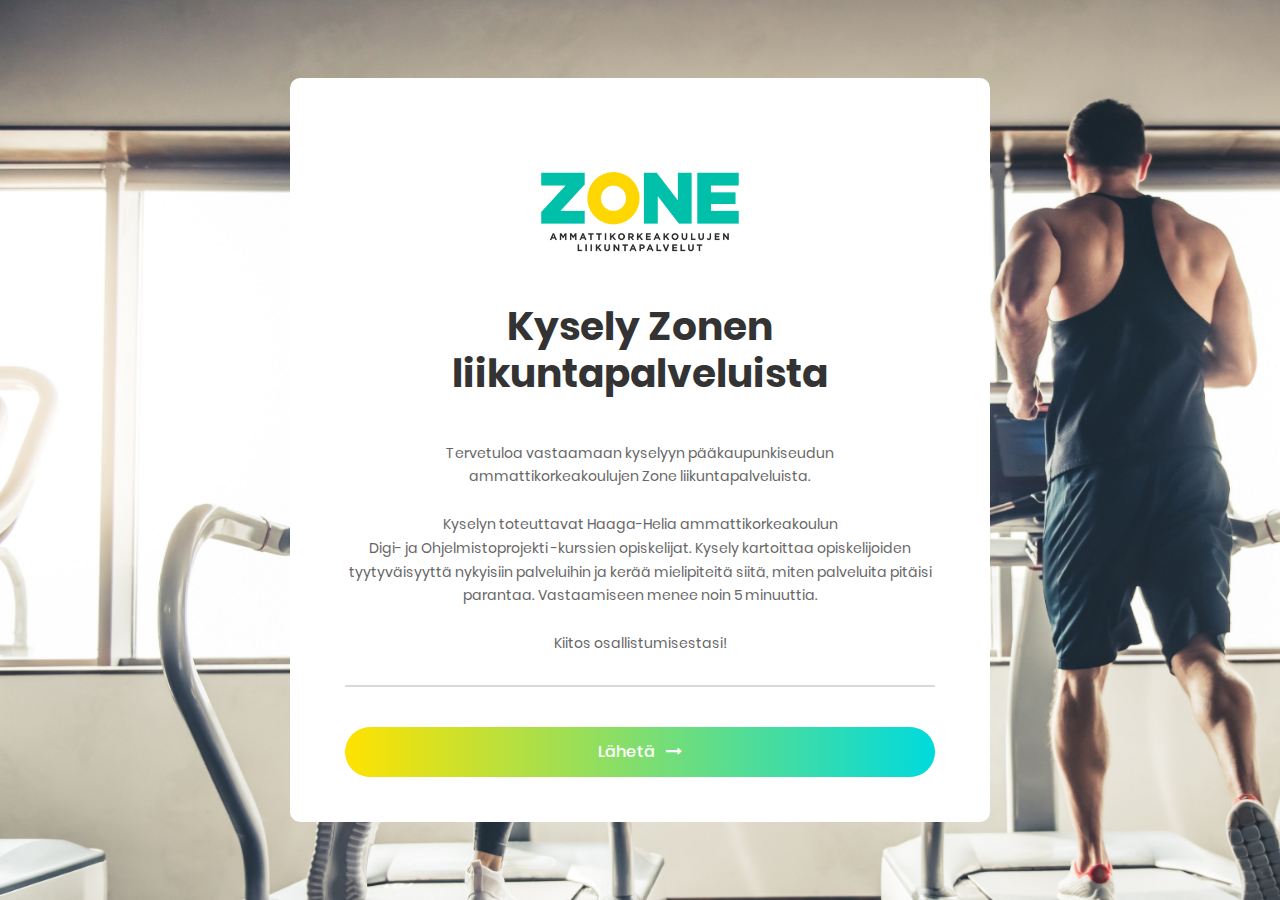
<file: index.html>
<!DOCTYPE html>
<html lang="">

<head>
    <!-- Global Site Tag (gtag.js) - Google Analytics -->
    <script async src="https://www.googletagmanager.com/gtag/js?id=UA-129675519-1"></script>
    <script>
        window.dataLayer = window.dataLayer || [];

        function gtag() {
            dataLayer.push(arguments);
        }
        gtag('js', new Date());

        gtag('config', 'UA-129675519-1');

    </script>
    <meta charset="utf-8">
    <meta http-equiv="x-ua-compatible" content="ie=edge">
    <title>Zone liikuntapalvelut</title>
    <meta name="description" content="">
    <meta name="viewport" content="width=device-width, initial-scale=1">

    <!--===============================================================================================-->
    <link rel="stylesheet" type="text/css" href="css/util.css">
    <link rel="stylesheet" type="text/css" href="css/main.css">

    <!--===============================================================================================-->
    <link rel="icon" type="image/png" href="images/icons/favicon.ico" />
    <!--===============================================================================================-->
    <link rel="stylesheet" type="text/css" href="vendor/bootstrap/css/bootstrap.min.css">
    <!--===============================================================================================-->
    <link rel="stylesheet" type="text/css" href="fonts/font-awesome-4.7.0/css/font-awesome.min.css">
    <!--===============================================================================================-->
    <link rel="stylesheet" type="text/css" href="vendor/animate/animate.css">
    <!--===============================================================================================-->
    <link rel="stylesheet" type="text/css" href="vendor/css-hamburgers/hamburgers.min.css">
    <!--===============================================================================================-->
    <link rel="stylesheet" type="text/css" href="vendor/animsition/css/animsition.min.css">
    <!--===============================================================================================-->
    <link rel="stylesheet" type="text/css" href="vendor/select2/select2.min.css">
    <!--===============================================================================================-->
    <link rel="stylesheet" type="text/css" href="vendor/daterangepicker/daterangepicker.css">
    <!--===============================================================================================-->

    <!-- linkki jqueryn pääkirjastoon -->
    <script src="https://ajax.googleapis.com/ajax/libs/jquery/3.3.1/jquery.min.js"></script>

    <style>
        .kuva {
            width: 100%;
            max-width: 400px;
        }
        
        body {
            background-image: url("images/background.jpg");
            background-size: cover;
            background-attachment: fixed;
        }
        
        .logo {
            max-width: 350px;
            padding: 0px;
            margin: 0px;
        }

    </style>
</head>

<body>
    <div class="container-contact100">
        <div class="wrap-contact100">
            <form class="contact100-form validate-form" action="http://myy.haaga-helia.fi/~a1704486/Zone_ohtu/chart.html">
                <center><img class="logo" src="images/logo.png"></center>
                <span class="contact100-form-title">
					Kysely Zonen liikuntapalveluista
				</span>

                <div class="wrap-input100 validate-input" style="text-align: center; font-size: 15px">
                    <p>Tervetuloa vastaamaan kyselyyn pääkaupunkiseudun <br>ammattikorkeakoulujen Zone liikuntapalveluista. <br><br>Kyselyn toteuttavat Haaga-Helia ammattikorkeakoulun <br>Digi- ja Ohjelmistoprojekti -kurssien opiskelijat. Kysely kartoittaa opiskelijoiden tyytyväisyyttä nykyisiin palveluihin ja kerää mielipiteitä siitä, miten palveluita pitäisi parantaa. Vastaamiseen menee noin 5 minuuttia. <br><br>Kiitos osallistumisestasi!<br></p>
                </div>

                <div id="lomake"> </div>

                <div class="container-contact100-form-btn">
                    <div class="wrap-contact100-form-btn">
                        <div class="contact100-form-bgbtn"></div>
                        <button class="contact100-form-btn" onclick="laheta()">
							<span>
								Lähetä
								<i class="fa fa-long-arrow-right m-l-7" aria-hidden="true"></i>
							</span>
						</button>
                    </div>
                </div>
            </form>
        </div>
    </div>


    <script>
        var lomakekentta = [];
        $.getJSON("https://zonebackend.herokuapp.com/api/questions", function(data) {

            var items = [];
            var kysymykset = data.kysymykset;
            var i = 0;
            var vaihtoehdot = [];

            //  items.push("<h1>" + data.otsikko + "</h1>")

            $.each(data, function(key, d) {
                items.push("<br>" + d.questionText + "<br>");

                lomakekentta.push(d.id);

                if (d.type.type == "teksti") {
                    items.push("<input type='text' placeholder='Vastauksesi' id=" + d.id + "><br>");

                } else if (d.type.type == "monivalinta" || d.type.type == "checkbox") {


                    var sana = d.options;
                    var jaettu = sana.split("|");
                    //                    alert(jaettu[0]);

                    for (i = 0; i < jaettu.length; i++) {
                        items.push("<input type=radio id= " + d.id + " name=" + d.id + " value=" + jaettu[i] + "> " + jaettu[i] + "<br>");
                    }

                    //                    for (i = 0; i < d.options.length; i++) {
                    //                        items.push("<input type=" + d.type.type + " id= " + d.id + " name=" + d.id + " answers=" + d.options[i] + ">" + d.options[i] + "<br>");
                    //                    }


                }
            })

            $("<div/>", {
                html: items.join("")
            }).appendTo("#lomake");

        });

        function laheta() {

            var vastaus;
            var tunnus;
            var tyyppi;


            for (i = 0; i < lomakekentta.length; i++) {
                tunnus = lomakekentta[i];
                tyyppi = document.getElementById(lomakekentta[i]).type;




                if (tyyppi == "text") {
                    vastaus = document.getElementById(tunnus).value;

                    //                    alert("{'id:'" + lomakekentta[i] + ",'vastaus':'" + vastaus + "'}");
                    laheta = "{'id:'" + lomakekentta[i] + ",'vastaus':'" + vastaus + "'}";
                    alert(laheta);
                    var myjson = JSON.stringify(laheta);

                    $.ajax({
                        url: 'http://zonebackend.herokuapp.com/api/save',
                        type: 'POST',
                        dataType: 'json',
                        data: myjson,
                        success: function() {
                            alert('POST completed. Data:' + myjson)
                        }
                    });

                } else if (tyyppi == "radio") {
                    var radios = document.getElementsByName(lomakekentta[i]);

                    for (var x = 0, length = radios.length; x < length; x++) {
                        if (radios[x].checked) {
                            vastaus = radios[x].value;
                            //                            alert("{'id:'" + lomakekentta[i] + ",'vastaus':'" + vastaus + "'}");
                            laheta = "{'id:'" + lomakekentta[i] + ",'vastaus':'" + vastaus + "'}";
                            alert(laheta);
                            
                            var myjson = JSON.stringify(laheta);
                            $.ajax({
                                url: 'http://zonebackend.herokuapp.com/api/save',
                                type: 'POST',
                                dataType: 'json',
                                data: myjson,
                                success: function() {
                                    alert('POST completed. Data:' + myjson)
                                }
                            });
                        }
                    }
                } else {
                    vastaus = document.getElementById(tunnus).value;
                }
            }
        }

    </script>

    <div id="dropDownSelect1"></div>

    <!--===============================================================================================-->
    <script src="vendor/jquery/jquery-3.2.1.min.js"></script>
    <!--===============================================================================================-->
    <script src="vendor/animsition/js/animsition.min.js"></script>
    <!--===============================================================================================-->
    <script src="vendor/bootstrap/js/popper.js"></script>
    <script src="vendor/bootstrap/js/bootstrap.min.js"></script>
    <!--===============================================================================================-->
    <script src="vendor/select2/select2.min.js"></script>
    <script>
        $(".selection-2").select2({
            minimumResultsForSearch: 20,
            dropdownParent: $('#dropDownSelect1')
        });

    </script>
    <!--===============================================================================================-->
    <script src="vendor/daterangepicker/moment.min.js"></script>
    <script src="vendor/daterangepicker/daterangepicker.js"></script>
    <!--===============================================================================================-->
    <script src="vendor/countdowntime/countdowntime.js"></script>
    <!--===============================================================================================-->
    <script src="js/main.js"></script>


</body>

</html>
</file>
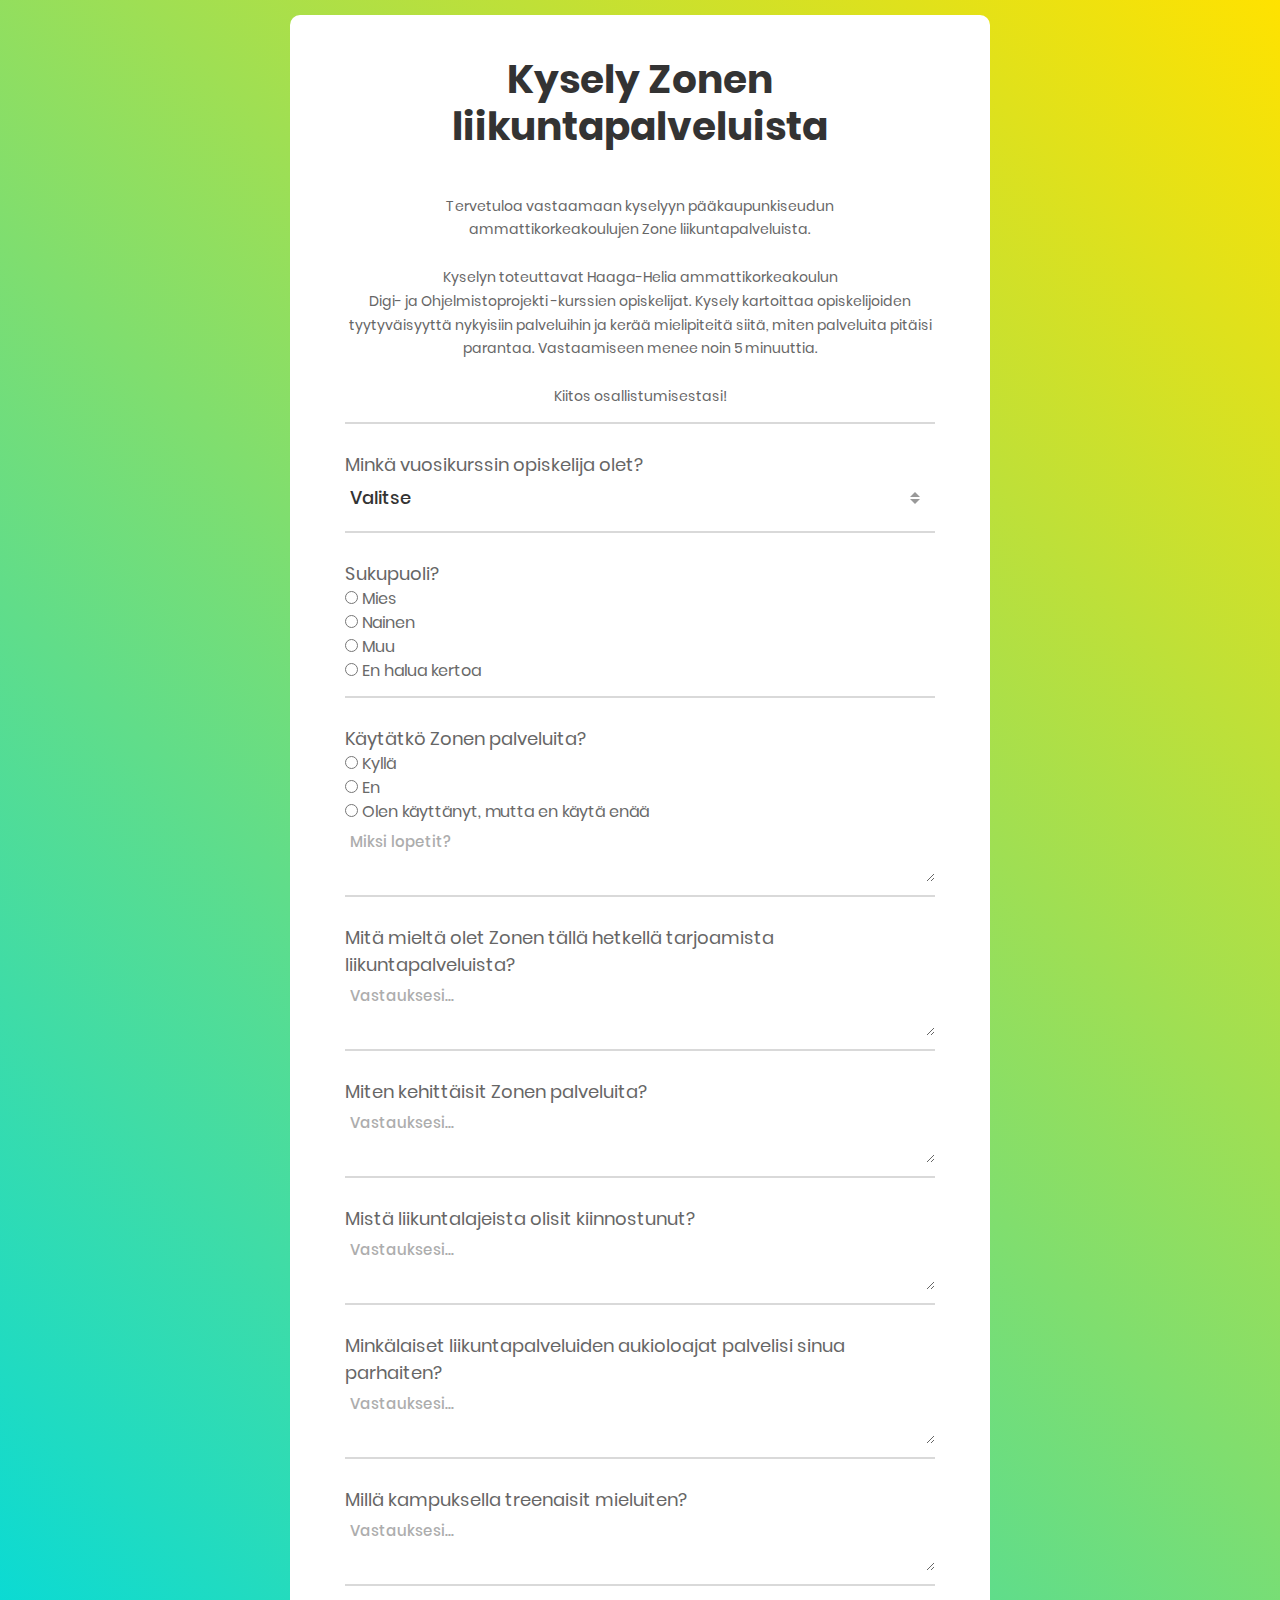
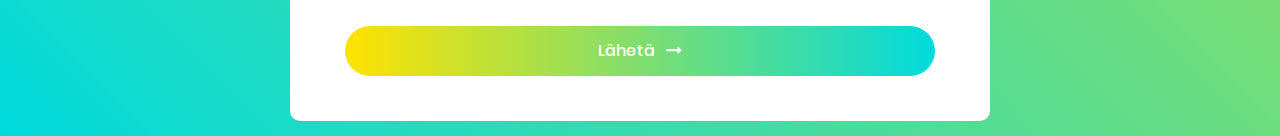
<file: Kysely/index.html>
<!DOCTYPE html>
<html lang="en">

<head>
    <title>Zone liikuntapalvelut</title>
    <meta charset="UTF-8">
    <meta name="viewport" content="width=device-width, initial-scale=1">
    <!--===============================================================================================-->
    <link rel="icon" type="image/png" href="images/icons/favicon.ico" />
    <!--===============================================================================================-->
    <link rel="stylesheet" type="text/css" href="vendor/bootstrap/css/bootstrap.min.css">
    <!--===============================================================================================-->
    <link rel="stylesheet" type="text/css" href="fonts/font-awesome-4.7.0/css/font-awesome.min.css">
    <!--===============================================================================================-->
    <link rel="stylesheet" type="text/css" href="vendor/animate/animate.css">
    <!--===============================================================================================-->
    <link rel="stylesheet" type="text/css" href="vendor/css-hamburgers/hamburgers.min.css">
    <!--===============================================================================================-->
    <link rel="stylesheet" type="text/css" href="vendor/animsition/css/animsition.min.css">
    <!--===============================================================================================-->
    <link rel="stylesheet" type="text/css" href="vendor/select2/select2.min.css">
    <!--===============================================================================================-->
    <link rel="stylesheet" type="text/css" href="vendor/daterangepicker/daterangepicker.css">
    <!--===============================================================================================-->
    <link rel="stylesheet" type="text/css" href="css/util.css">
    <link rel="stylesheet" type="text/css" href="css/main.css">
    <!--===============================================================================================-->
</head>

<body>


    <div class="container-contact100">
        <div class="wrap-contact100">
            <form class="contact100-form validate-form">
                <span class="contact100-form-title">
					Kysely Zonen liikuntapalveluista
				</span>

                <div class="wrap-input100 validate-input" style="text-align: center; font-size: 15px">
                    <p>Tervetuloa vastaamaan kyselyyn pääkaupunkiseudun <br>ammattikorkeakoulujen Zone liikuntapalveluista. <br><br>Kyselyn toteuttavat Haaga-Helia ammattikorkeakoulun <br>Digi- ja Ohjelmistoprojekti -kurssien opiskelijat. Kysely kartoittaa opiskelijoiden tyytyväisyyttä nykyisiin palveluihin ja kerää mielipiteitä siitä, miten palveluita pitäisi parantaa. Vastaamiseen menee noin 5 minuuttia. <br><br>Kiitos osallistumisestasi!<br></p>
                </div>

                <div class="wrap-input100 input100-select">
                    <span class="label-input100">Minkä vuosikurssin opiskelija olet?</span>
                    <div>
                        <select class="selection-2" name="budget">
							<option>Valitse</option>
							<option>1.</option>
							<option>2.</option>
							<option>3.</option>
                            <option>4.</option>
                            <option>5.</option>
                            <option>muu</option>
						</select>
                    </div>
                    <span class="focus-input100"></span>
                </div>
                <div class="wrap-input100 validate-input" style="color: dimgrey">
                    <span class="label-input100">Sukupuoli?</span><br>
                    <input type="radio" name="gender" value="male"> Mies<br>
                    <input type="radio" name="gender" value="female" > Nainen<br>
                    <input type="radio" name="gender" value="other"> Muu<br>
                    <input type="radio" name="gender" value="other"> En halua kertoa<br>
                    <span class="focus-input100"></span>
                </div>
                
                <div class="wrap-input100 validate-input" style="color: dimgrey">
                    <span class="label-input100">Käytätkö Zonen palveluita?</span><br>
                    <input type="radio" name="use" value="yes"> Kyllä<br>
                    <input type="radio" name="use" value="no" > En<br>
                    <input type="radio" name="use" value="other"> Olen käyttänyt, mutta en käytä enää<br>
                    <textarea class="input100" name="message" placeholder="Miksi lopetit?"></textarea>
                    <span class="focus-input100"></span>
                </div>


                <div class="wrap-input100 validate-input" data-validate="Message is required">
                    <span class="label-input100">Mitä mieltä olet Zonen tällä hetkellä tarjoamista liikuntapalveluista? </span>
                    <textarea class="input100" name="message" placeholder="Vastauksesi..."></textarea>
                    <span class="focus-input100"></span>
                </div>

                <div class="wrap-input100 validate-input" data-validate="Message is required">
                    <span class="label-input100">Miten kehittäisit Zonen palveluita?</span>
                    <textarea class="input100" name="message" placeholder="Vastauksesi..."></textarea>
                    <span class="focus-input100"></span>
                </div>

                <div class="wrap-input100 validate-input" data-validate="Message is required">
                    <span class="label-input100">Mistä liikuntalajeista olisit kiinnostunut? </span><textarea class="input100" name="message" placeholder="Vastauksesi..."></textarea>

                    <span class="focus-input100"></span>
                </div>

                <div class="wrap-input100 validate-input" data-validate="Message is required">
                    <span class="label-input100">Minkälaiset liikuntapalveluiden aukioloajat palvelisi sinua parhaiten?</span>
                    <textarea class="input100" name="message" placeholder="Vastauksesi..."></textarea>
                    <span class="focus-input100"></span>
                </div>

                <div class="wrap-input100 validate-input" data-validate="Message is required">
                    <span class="label-input100">Millä kampuksella treenaisit mieluiten? </span>
                    <textarea class="input100" name="message" placeholder="Vastauksesi..."></textarea>
                    <span class="focus-input100"></span>
                </div>

                <div class="container-contact100-form-btn">
                    <div class="wrap-contact100-form-btn">
                        <div class="contact100-form-bgbtn"></div>
                        <button class="contact100-form-btn">
							<span>
								Lähetä
								<i class="fa fa-long-arrow-right m-l-7" aria-hidden="true"></i>
							</span>
						</button>
                    </div>
                </div>
            </form>
        </div>
    </div>



    <div id="dropDownSelect1"></div>

    <!--===============================================================================================-->
    <script src="vendor/jquery/jquery-3.2.1.min.js"></script>
    <!--===============================================================================================-->
    <script src="vendor/animsition/js/animsition.min.js"></script>
    <!--===============================================================================================-->
    <script src="vendor/bootstrap/js/popper.js"></script>
    <script src="vendor/bootstrap/js/bootstrap.min.js"></script>
    <!--===============================================================================================-->
    <script src="vendor/select2/select2.min.js"></script>
    <script>
        $(".selection-2").select2({
            minimumResultsForSearch: 20,
            dropdownParent: $('#dropDownSelect1')
        });

    </script>
    <!--===============================================================================================-->
    <script src="vendor/daterangepicker/moment.min.js"></script>
    <script src="vendor/daterangepicker/daterangepicker.js"></script>
    <!--===============================================================================================-->
    <script src="vendor/countdowntime/countdowntime.js"></script>
    <!--===============================================================================================-->
    <script src="js/main.js"></script>

    <!-- Global site tag (gtag.js) - Google Analytics -->
    <script async src="https://www.googletagmanager.com/gtag/js?id=UA-23581568-13"></script>
    <script>
        window.dataLayer = window.dataLayer || [];

        function gtag() {
            dataLayer.push(arguments);
        }
        gtag('js', new Date());

        gtag('config', 'UA-23581568-13');

    </script>

</body>

</html>
</file>
<file: css/util.css>
/*[ FONT SIZE ]
///////////////////////////////////////////////////////////
*/
.fs-1 {font-size: 1px;}
.fs-2 {font-size: 2px;}
.fs-3 {font-size: 3px;}
.fs-4 {font-size: 4px;}
.fs-5 {font-size: 5px;}
.fs-6 {font-size: 6px;}
.fs-7 {font-size: 7px;}
.fs-8 {font-size: 8px;}
.fs-9 {font-size: 9px;}
.fs-10 {font-size: 10px;}
.fs-11 {font-size: 11px;}
.fs-12 {font-size: 12px;}
.fs-13 {font-size: 13px;}
.fs-14 {font-size: 14px;}
.fs-15 {font-size: 15px;}
.fs-16 {font-size: 16px;}
.fs-17 {font-size: 17px;}
.fs-18 {font-size: 18px;}
.fs-19 {font-size: 19px;}
.fs-20 {font-size: 20px;}
.fs-21 {font-size: 21px;}
.fs-22 {font-size: 22px;}
.fs-23 {font-size: 23px;}
.fs-24 {font-size: 24px;}
.fs-25 {font-size: 25px;}
.fs-26 {font-size: 26px;}
.fs-27 {font-size: 27px;}
.fs-28 {font-size: 28px;}
.fs-29 {font-size: 29px;}
.fs-30 {font-size: 30px;}
.fs-31 {font-size: 31px;}
.fs-32 {font-size: 32px;}
.fs-33 {font-size: 33px;}
.fs-34 {font-size: 34px;}
.fs-35 {font-size: 35px;}
.fs-36 {font-size: 36px;}
.fs-37 {font-size: 37px;}
.fs-38 {font-size: 38px;}
.fs-39 {font-size: 39px;}
.fs-40 {font-size: 40px;}
.fs-41 {font-size: 41px;}
.fs-42 {font-size: 42px;}
.fs-43 {font-size: 43px;}
.fs-44 {font-size: 44px;}
.fs-45 {font-size: 45px;}
.fs-46 {font-size: 46px;}
.fs-47 {font-size: 47px;}
.fs-48 {font-size: 48px;}
.fs-49 {font-size: 49px;}
.fs-50 {font-size: 50px;}
.fs-51 {font-size: 51px;}
.fs-52 {font-size: 52px;}
.fs-53 {font-size: 53px;}
.fs-54 {font-size: 54px;}
.fs-55 {font-size: 55px;}
.fs-56 {font-size: 56px;}
.fs-57 {font-size: 57px;}
.fs-58 {font-size: 58px;}
.fs-59 {font-size: 59px;}
.fs-60 {font-size: 60px;}
.fs-61 {font-size: 61px;}
.fs-62 {font-size: 62px;}
.fs-63 {font-size: 63px;}
.fs-64 {font-size: 64px;}
.fs-65 {font-size: 65px;}
.fs-66 {font-size: 66px;}
.fs-67 {font-size: 67px;}
.fs-68 {font-size: 68px;}
.fs-69 {font-size: 69px;}
.fs-70 {font-size: 70px;}
.fs-71 {font-size: 71px;}
.fs-72 {font-size: 72px;}
.fs-73 {font-size: 73px;}
.fs-74 {font-size: 74px;}
.fs-75 {font-size: 75px;}
.fs-76 {font-size: 76px;}
.fs-77 {font-size: 77px;}
.fs-78 {font-size: 78px;}
.fs-79 {font-size: 79px;}
.fs-80 {font-size: 80px;}
.fs-81 {font-size: 81px;}
.fs-82 {font-size: 82px;}
.fs-83 {font-size: 83px;}
.fs-84 {font-size: 84px;}
.fs-85 {font-size: 85px;}
.fs-86 {font-size: 86px;}
.fs-87 {font-size: 87px;}
.fs-88 {font-size: 88px;}
.fs-89 {font-size: 89px;}
.fs-90 {font-size: 90px;}
.fs-91 {font-size: 91px;}
.fs-92 {font-size: 92px;}
.fs-93 {font-size: 93px;}
.fs-94 {font-size: 94px;}
.fs-95 {font-size: 95px;}
.fs-96 {font-size: 96px;}
.fs-97 {font-size: 97px;}
.fs-98 {font-size: 98px;}
.fs-99 {font-size: 99px;}
.fs-100 {font-size: 100px;}
.fs-101 {font-size: 101px;}
.fs-102 {font-size: 102px;}
.fs-103 {font-size: 103px;}
.fs-104 {font-size: 104px;}
.fs-105 {font-size: 105px;}
.fs-106 {font-size: 106px;}
.fs-107 {font-size: 107px;}
.fs-108 {font-size: 108px;}
.fs-109 {font-size: 109px;}
.fs-110 {font-size: 110px;}
.fs-111 {font-size: 111px;}
.fs-112 {font-size: 112px;}
.fs-113 {font-size: 113px;}
.fs-114 {font-size: 114px;}
.fs-115 {font-size: 115px;}
.fs-116 {font-size: 116px;}
.fs-117 {font-size: 117px;}
.fs-118 {font-size: 118px;}
.fs-119 {font-size: 119px;}
.fs-120 {font-size: 120px;}
.fs-121 {font-size: 121px;}
.fs-122 {font-size: 122px;}
.fs-123 {font-size: 123px;}
.fs-124 {font-size: 124px;}
.fs-125 {font-size: 125px;}
.fs-126 {font-size: 126px;}
.fs-127 {font-size: 127px;}
.fs-128 {font-size: 128px;}
.fs-129 {font-size: 129px;}
.fs-130 {font-size: 130px;}
.fs-131 {font-size: 131px;}
.fs-132 {font-size: 132px;}
.fs-133 {font-size: 133px;}
.fs-134 {font-size: 134px;}
.fs-135 {font-size: 135px;}
.fs-136 {font-size: 136px;}
.fs-137 {font-size: 137px;}
.fs-138 {font-size: 138px;}
.fs-139 {font-size: 139px;}
.fs-140 {font-size: 140px;}
.fs-141 {font-size: 141px;}
.fs-142 {font-size: 142px;}
.fs-143 {font-size: 143px;}
.fs-144 {font-size: 144px;}
.fs-145 {font-size: 145px;}
.fs-146 {font-size: 146px;}
.fs-147 {font-size: 147px;}
.fs-148 {font-size: 148px;}
.fs-149 {font-size: 149px;}
.fs-150 {font-size: 150px;}
.fs-151 {font-size: 151px;}
.fs-152 {font-size: 152px;}
.fs-153 {font-size: 153px;}
.fs-154 {font-size: 154px;}
.fs-155 {font-size: 155px;}
.fs-156 {font-size: 156px;}
.fs-157 {font-size: 157px;}
.fs-158 {font-size: 158px;}
.fs-159 {font-size: 159px;}
.fs-160 {font-size: 160px;}
.fs-161 {font-size: 161px;}
.fs-162 {font-size: 162px;}
.fs-163 {font-size: 163px;}
.fs-164 {font-size: 164px;}
.fs-165 {font-size: 165px;}
.fs-166 {font-size: 166px;}
.fs-167 {font-size: 167px;}
.fs-168 {font-size: 168px;}
.fs-169 {font-size: 169px;}
.fs-170 {font-size: 170px;}
.fs-171 {font-size: 171px;}
.fs-172 {font-size: 172px;}
.fs-173 {font-size: 173px;}
.fs-174 {font-size: 174px;}
.fs-175 {font-size: 175px;}
.fs-176 {font-size: 176px;}
.fs-177 {font-size: 177px;}
.fs-178 {font-size: 178px;}
.fs-179 {font-size: 179px;}
.fs-180 {font-size: 180px;}
.fs-181 {font-size: 181px;}
.fs-182 {font-size: 182px;}
.fs-183 {font-size: 183px;}
.fs-184 {font-size: 184px;}
.fs-185 {font-size: 185px;}
.fs-186 {font-size: 186px;}
.fs-187 {font-size: 187px;}
.fs-188 {font-size: 188px;}
.fs-189 {font-size: 189px;}
.fs-190 {font-size: 190px;}
.fs-191 {font-size: 191px;}
.fs-192 {font-size: 192px;}
.fs-193 {font-size: 193px;}
.fs-194 {font-size: 194px;}
.fs-195 {font-size: 195px;}
.fs-196 {font-size: 196px;}
.fs-197 {font-size: 197px;}
.fs-198 {font-size: 198px;}
.fs-199 {font-size: 199px;}
.fs-200 {font-size: 200px;}

/*[ PADDING ]
///////////////////////////////////////////////////////////
*/
.p-t-0 {padding-top: 0px;}
.p-t-1 {padding-top: 1px;}
.p-t-2 {padding-top: 2px;}
.p-t-3 {padding-top: 3px;}
.p-t-4 {padding-top: 4px;}
.p-t-5 {padding-top: 5px;}
.p-t-6 {padding-top: 6px;}
.p-t-7 {padding-top: 7px;}
.p-t-8 {padding-top: 8px;}
.p-t-9 {padding-top: 9px;}
.p-t-10 {padding-top: 10px;}
.p-t-11 {padding-top: 11px;}
.p-t-12 {padding-top: 12px;}
.p-t-13 {padding-top: 13px;}
.p-t-14 {padding-top: 14px;}
.p-t-15 {padding-top: 15px;}
.p-t-16 {padding-top: 16px;}
.p-t-17 {padding-top: 17px;}
.p-t-18 {padding-top: 18px;}
.p-t-19 {padding-top: 19px;}
.p-t-20 {padding-top: 20px;}
.p-t-21 {padding-top: 21px;}
.p-t-22 {padding-top: 22px;}
.p-t-23 {padding-top: 23px;}
.p-t-24 {padding-top: 24px;}
.p-t-25 {padding-top: 25px;}
.p-t-26 {padding-top: 26px;}
.p-t-27 {padding-top: 27px;}
.p-t-28 {padding-top: 28px;}
.p-t-29 {padding-top: 29px;}
.p-t-30 {padding-top: 30px;}
.p-t-31 {padding-top: 31px;}
.p-t-32 {padding-top: 32px;}
.p-t-33 {padding-top: 33px;}
.p-t-34 {padding-top: 34px;}
.p-t-35 {padding-top: 35px;}
.p-t-36 {padding-top: 36px;}
.p-t-37 {padding-top: 37px;}
.p-t-38 {padding-top: 38px;}
.p-t-39 {padding-top: 39px;}
.p-t-40 {padding-top: 40px;}
.p-t-41 {padding-top: 41px;}
.p-t-42 {padding-top: 42px;}
.p-t-43 {padding-top: 43px;}
.p-t-44 {padding-top: 44px;}
.p-t-45 {padding-top: 45px;}
.p-t-46 {padding-top: 46px;}
.p-t-47 {padding-top: 47px;}
.p-t-48 {padding-top: 48px;}
.p-t-49 {padding-top: 49px;}
.p-t-50 {padding-top: 50px;}
.p-t-51 {padding-top: 51px;}
.p-t-52 {padding-top: 52px;}
.p-t-53 {padding-top: 53px;}
.p-t-54 {padding-top: 54px;}
.p-t-55 {padding-top: 55px;}
.p-t-56 {padding-top: 56px;}
.p-t-57 {padding-top: 57px;}
.p-t-58 {padding-top: 58px;}
.p-t-59 {padding-top: 59px;}
.p-t-60 {padding-top: 60px;}
.p-t-61 {padding-top: 61px;}
.p-t-62 {padding-top: 62px;}
.p-t-63 {padding-top: 63px;}
.p-t-64 {padding-top: 64px;}
.p-t-65 {padding-top: 65px;}
.p-t-66 {padding-top: 66px;}
.p-t-67 {padding-top: 67px;}
.p-t-68 {padding-top: 68px;}
.p-t-69 {padding-top: 69px;}
.p-t-70 {padding-top: 70px;}
.p-t-71 {padding-top: 71px;}
.p-t-72 {padding-top: 72px;}
.p-t-73 {padding-top: 73px;}
.p-t-74 {padding-top: 74px;}
.p-t-75 {padding-top: 75px;}
.p-t-76 {padding-top: 76px;}
.p-t-77 {padding-top: 77px;}
.p-t-78 {padding-top: 78px;}
.p-t-79 {padding-top: 79px;}
.p-t-80 {padding-top: 80px;}
.p-t-81 {padding-top: 81px;}
.p-t-82 {padding-top: 82px;}
.p-t-83 {padding-top: 83px;}
.p-t-84 {padding-top: 84px;}
.p-t-85 {padding-top: 85px;}
.p-t-86 {padding-top: 86px;}
.p-t-87 {padding-top: 87px;}
.p-t-88 {padding-top: 88px;}
.p-t-89 {padding-top: 89px;}
.p-t-90 {padding-top: 90px;}
.p-t-91 {padding-top: 91px;}
.p-t-92 {padding-top: 92px;}
.p-t-93 {padding-top: 93px;}
.p-t-94 {padding-top: 94px;}
.p-t-95 {padding-top: 95px;}
.p-t-96 {padding-top: 96px;}
.p-t-97 {padding-top: 97px;}
.p-t-98 {padding-top: 98px;}
.p-t-99 {padding-top: 99px;}
.p-t-100 {padding-top: 100px;}
.p-t-101 {padding-top: 101px;}
.p-t-102 {padding-top: 102px;}
.p-t-103 {padding-top: 103px;}
.p-t-104 {padding-top: 104px;}
.p-t-105 {padding-top: 105px;}
.p-t-106 {padding-top: 106px;}
.p-t-107 {padding-top: 107px;}
.p-t-108 {padding-top: 108px;}
.p-t-109 {padding-top: 109px;}
.p-t-110 {padding-top: 110px;}
.p-t-111 {padding-top: 111px;}
.p-t-112 {padding-top: 112px;}
.p-t-113 {padding-top: 113px;}
.p-t-114 {padding-top: 114px;}
.p-t-115 {padding-top: 115px;}
.p-t-116 {padding-top: 116px;}
.p-t-117 {padding-top: 117px;}
.p-t-118 {padding-top: 118px;}
.p-t-119 {padding-top: 119px;}
.p-t-120 {padding-top: 120px;}
.p-t-121 {padding-top: 121px;}
.p-t-122 {padding-top: 122px;}
.p-t-123 {padding-top: 123px;}
.p-t-124 {padding-top: 124px;}
.p-t-125 {padding-top: 125px;}
.p-t-126 {padding-top: 126px;}
.p-t-127 {padding-top: 127px;}
.p-t-128 {padding-top: 128px;}
.p-t-129 {padding-top: 129px;}
.p-t-130 {padding-top: 130px;}
.p-t-131 {padding-top: 131px;}
.p-t-132 {padding-top: 132px;}
.p-t-133 {padding-top: 133px;}
.p-t-134 {padding-top: 134px;}
.p-t-135 {padding-top: 135px;}
.p-t-136 {padding-top: 136px;}
.p-t-137 {padding-top: 137px;}
.p-t-138 {padding-top: 138px;}
.p-t-139 {padding-top: 139px;}
.p-t-140 {padding-top: 140px;}
.p-t-141 {padding-top: 141px;}
.p-t-142 {padding-top: 142px;}
.p-t-143 {padding-top: 143px;}
.p-t-144 {padding-top: 144px;}
.p-t-145 {padding-top: 145px;}
.p-t-146 {padding-top: 146px;}
.p-t-147 {padding-top: 147px;}
.p-t-148 {padding-top: 148px;}
.p-t-149 {padding-top: 149px;}
.p-t-150 {padding-top: 150px;}
.p-t-151 {padding-top: 151px;}
.p-t-152 {padding-top: 152px;}
.p-t-153 {padding-top: 153px;}
.p-t-154 {padding-top: 154px;}
.p-t-155 {padding-top: 155px;}
.p-t-156 {padding-top: 156px;}
.p-t-157 {padding-top: 157px;}
.p-t-158 {padding-top: 158px;}
.p-t-159 {padding-top: 159px;}
.p-t-160 {padding-top: 160px;}
.p-t-161 {padding-top: 161px;}
.p-t-162 {padding-top: 162px;}
.p-t-163 {padding-top: 163px;}
.p-t-164 {padding-top: 164px;}
.p-t-165 {padding-top: 165px;}
.p-t-166 {padding-top: 166px;}
.p-t-167 {padding-top: 167px;}
.p-t-168 {padding-top: 168px;}
.p-t-169 {padding-top: 169px;}
.p-t-170 {padding-top: 170px;}
.p-t-171 {padding-top: 171px;}
.p-t-172 {padding-top: 172px;}
.p-t-173 {padding-top: 173px;}
.p-t-174 {padding-top: 174px;}
.p-t-175 {padding-top: 175px;}
.p-t-176 {padding-top: 176px;}
.p-t-177 {padding-top: 177px;}
.p-t-178 {padding-top: 178px;}
.p-t-179 {padding-top: 179px;}
.p-t-180 {padding-top: 180px;}
.p-t-181 {padding-top: 181px;}
.p-t-182 {padding-top: 182px;}
.p-t-183 {padding-top: 183px;}
.p-t-184 {padding-top: 184px;}
.p-t-185 {padding-top: 185px;}
.p-t-186 {padding-top: 186px;}
.p-t-187 {padding-top: 187px;}
.p-t-188 {padding-top: 188px;}
.p-t-189 {padding-top: 189px;}
.p-t-190 {padding-top: 190px;}
.p-t-191 {padding-top: 191px;}
.p-t-192 {padding-top: 192px;}
.p-t-193 {padding-top: 193px;}
.p-t-194 {padding-top: 194px;}
.p-t-195 {padding-top: 195px;}
.p-t-196 {padding-top: 196px;}
.p-t-197 {padding-top: 197px;}
.p-t-198 {padding-top: 198px;}
.p-t-199 {padding-top: 199px;}
.p-t-200 {padding-top: 200px;}
.p-t-201 {padding-top: 201px;}
.p-t-202 {padding-top: 202px;}
.p-t-203 {padding-top: 203px;}
.p-t-204 {padding-top: 204px;}
.p-t-205 {padding-top: 205px;}
.p-t-206 {padding-top: 206px;}
.p-t-207 {padding-top: 207px;}
.p-t-208 {padding-top: 208px;}
.p-t-209 {padding-top: 209px;}
.p-t-210 {padding-top: 210px;}
.p-t-211 {padding-top: 211px;}
.p-t-212 {padding-top: 212px;}
.p-t-213 {padding-top: 213px;}
.p-t-214 {padding-top: 214px;}
.p-t-215 {padding-top: 215px;}
.p-t-216 {padding-top: 216px;}
.p-t-217 {padding-top: 217px;}
.p-t-218 {padding-top: 218px;}
.p-t-219 {padding-top: 219px;}
.p-t-220 {padding-top: 220px;}
.p-t-221 {padding-top: 221px;}
.p-t-222 {padding-top: 222px;}
.p-t-223 {padding-top: 223px;}
.p-t-224 {padding-top: 224px;}
.p-t-225 {padding-top: 225px;}
.p-t-226 {padding-top: 226px;}
.p-t-227 {padding-top: 227px;}
.p-t-228 {padding-top: 228px;}
.p-t-229 {padding-top: 229px;}
.p-t-230 {padding-top: 230px;}
.p-t-231 {padding-top: 231px;}
.p-t-232 {padding-top: 232px;}
.p-t-233 {padding-top: 233px;}
.p-t-234 {padding-top: 234px;}
.p-t-235 {padding-top: 235px;}
.p-t-236 {padding-top: 236px;}
.p-t-237 {padding-top: 237px;}
.p-t-238 {padding-top: 238px;}
.p-t-239 {padding-top: 239px;}
.p-t-240 {padding-top: 240px;}
.p-t-241 {padding-top: 241px;}
.p-t-242 {padding-top: 242px;}
.p-t-243 {padding-top: 243px;}
.p-t-244 {padding-top: 244px;}
.p-t-245 {padding-top: 245px;}
.p-t-246 {padding-top: 246px;}
.p-t-247 {padding-top: 247px;}
.p-t-248 {padding-top: 248px;}
.p-t-249 {padding-top: 249px;}
.p-t-250 {padding-top: 250px;}
.p-b-0 {padding-bottom: 0px;}
.p-b-1 {padding-bottom: 1px;}
.p-b-2 {padding-bottom: 2px;}
.p-b-3 {padding-bottom: 3px;}
.p-b-4 {padding-bottom: 4px;}
.p-b-5 {padding-bottom: 5px;}
.p-b-6 {padding-bottom: 6px;}
.p-b-7 {padding-bottom: 7px;}
.p-b-8 {padding-bottom: 8px;}
.p-b-9 {padding-bottom: 9px;}
.p-b-10 {padding-bottom: 10px;}
.p-b-11 {padding-bottom: 11px;}
.p-b-12 {padding-bottom: 12px;}
.p-b-13 {padding-bottom: 13px;}
.p-b-14 {padding-bottom: 14px;}
.p-b-15 {padding-bottom: 15px;}
.p-b-16 {padding-bottom: 16px;}
.p-b-17 {padding-bottom: 17px;}
.p-b-18 {padding-bottom: 18px;}
.p-b-19 {padding-bottom: 19px;}
.p-b-20 {padding-bottom: 20px;}
.p-b-21 {padding-bottom: 21px;}
.p-b-22 {padding-bottom: 22px;}
.p-b-23 {padding-bottom: 23px;}
.p-b-24 {padding-bottom: 24px;}
.p-b-25 {padding-bottom: 25px;}
.p-b-26 {padding-bottom: 26px;}
.p-b-27 {padding-bottom: 27px;}
.p-b-28 {padding-bottom: 28px;}
.p-b-29 {padding-bottom: 29px;}
.p-b-30 {padding-bottom: 30px;}
.p-b-31 {padding-bottom: 31px;}
.p-b-32 {padding-bottom: 32px;}
.p-b-33 {padding-bottom: 33px;}
.p-b-34 {padding-bottom: 34px;}
.p-b-35 {padding-bottom: 35px;}
.p-b-36 {padding-bottom: 36px;}
.p-b-37 {padding-bottom: 37px;}
.p-b-38 {padding-bottom: 38px;}
.p-b-39 {padding-bottom: 39px;}
.p-b-40 {padding-bottom: 40px;}
.p-b-41 {padding-bottom: 41px;}
.p-b-42 {padding-bottom: 42px;}
.p-b-43 {padding-bottom: 43px;}
.p-b-44 {padding-bottom: 44px;}
.p-b-45 {padding-bottom: 45px;}
.p-b-46 {padding-bottom: 46px;}
.p-b-47 {padding-bottom: 47px;}
.p-b-48 {padding-bottom: 48px;}
.p-b-49 {padding-bottom: 49px;}
.p-b-50 {padding-bottom: 50px;}
.p-b-51 {padding-bottom: 51px;}
.p-b-52 {padding-bottom: 52px;}
.p-b-53 {padding-bottom: 53px;}
.p-b-54 {padding-bottom: 54px;}
.p-b-55 {padding-bottom: 55px;}
.p-b-56 {padding-bottom: 56px;}
.p-b-57 {padding-bottom: 57px;}
.p-b-58 {padding-bottom: 58px;}
.p-b-59 {padding-bottom: 59px;}
.p-b-60 {padding-bottom: 60px;}
.p-b-61 {padding-bottom: 61px;}
.p-b-62 {padding-bottom: 62px;}
.p-b-63 {padding-bottom: 63px;}
.p-b-64 {padding-bottom: 64px;}
.p-b-65 {padding-bottom: 65px;}
.p-b-66 {padding-bottom: 66px;}
.p-b-67 {padding-bottom: 67px;}
.p-b-68 {padding-bottom: 68px;}
.p-b-69 {padding-bottom: 69px;}
.p-b-70 {padding-bottom: 70px;}
.p-b-71 {padding-bottom: 71px;}
.p-b-72 {padding-bottom: 72px;}
.p-b-73 {padding-bottom: 73px;}
.p-b-74 {padding-bottom: 74px;}
.p-b-75 {padding-bottom: 75px;}
.p-b-76 {padding-bottom: 76px;}
.p-b-77 {padding-bottom: 77px;}
.p-b-78 {padding-bottom: 78px;}
.p-b-79 {padding-bottom: 79px;}
.p-b-80 {padding-bottom: 80px;}
.p-b-81 {padding-bottom: 81px;}
.p-b-82 {padding-bottom: 82px;}
.p-b-83 {padding-bottom: 83px;}
.p-b-84 {padding-bottom: 84px;}
.p-b-85 {padding-bottom: 85px;}
.p-b-86 {padding-bottom: 86px;}
.p-b-87 {padding-bottom: 87px;}
.p-b-88 {padding-bottom: 88px;}
.p-b-89 {padding-bottom: 89px;}
.p-b-90 {padding-bottom: 90px;}
.p-b-91 {padding-bottom: 91px;}
.p-b-92 {padding-bottom: 92px;}
.p-b-93 {padding-bottom: 93px;}
.p-b-94 {padding-bottom: 94px;}
.p-b-95 {padding-bottom: 95px;}
.p-b-96 {padding-bottom: 96px;}
.p-b-97 {padding-bottom: 97px;}
.p-b-98 {padding-bottom: 98px;}
.p-b-99 {padding-bottom: 99px;}
.p-b-100 {padding-bottom: 100px;}
.p-b-101 {padding-bottom: 101px;}
.p-b-102 {padding-bottom: 102px;}
.p-b-103 {padding-bottom: 103px;}
.p-b-104 {padding-bottom: 104px;}
.p-b-105 {padding-bottom: 105px;}
.p-b-106 {padding-bottom: 106px;}
.p-b-107 {padding-bottom: 107px;}
.p-b-108 {padding-bottom: 108px;}
.p-b-109 {padding-bottom: 109px;}
.p-b-110 {padding-bottom: 110px;}
.p-b-111 {padding-bottom: 111px;}
.p-b-112 {padding-bottom: 112px;}
.p-b-113 {padding-bottom: 113px;}
.p-b-114 {padding-bottom: 114px;}
.p-b-115 {padding-bottom: 115px;}
.p-b-116 {padding-bottom: 116px;}
.p-b-117 {padding-bottom: 117px;}
.p-b-118 {padding-bottom: 118px;}
.p-b-119 {padding-bottom: 119px;}
.p-b-120 {padding-bottom: 120px;}
.p-b-121 {padding-bottom: 121px;}
.p-b-122 {padding-bottom: 122px;}
.p-b-123 {padding-bottom: 123px;}
.p-b-124 {padding-bottom: 124px;}
.p-b-125 {padding-bottom: 125px;}
.p-b-126 {padding-bottom: 126px;}
.p-b-127 {padding-bottom: 127px;}
.p-b-128 {padding-bottom: 128px;}
.p-b-129 {padding-bottom: 129px;}
.p-b-130 {padding-bottom: 130px;}
.p-b-131 {padding-bottom: 131px;}
.p-b-132 {padding-bottom: 132px;}
.p-b-133 {padding-bottom: 133px;}
.p-b-134 {padding-bottom: 134px;}
.p-b-135 {padding-bottom: 135px;}
.p-b-136 {padding-bottom: 136px;}
.p-b-137 {padding-bottom: 137px;}
.p-b-138 {padding-bottom: 138px;}
.p-b-139 {padding-bottom: 139px;}
.p-b-140 {padding-bottom: 140px;}
.p-b-141 {padding-bottom: 141px;}
.p-b-142 {padding-bottom: 142px;}
.p-b-143 {padding-bottom: 143px;}
.p-b-144 {padding-bottom: 144px;}
.p-b-145 {padding-bottom: 145px;}
.p-b-146 {padding-bottom: 146px;}
.p-b-147 {padding-bottom: 147px;}
.p-b-148 {padding-bottom: 148px;}
.p-b-149 {padding-bottom: 149px;}
.p-b-150 {padding-bottom: 150px;}
.p-b-151 {padding-bottom: 151px;}
.p-b-152 {padding-bottom: 152px;}
.p-b-153 {padding-bottom: 153px;}
.p-b-154 {padding-bottom: 154px;}
.p-b-155 {padding-bottom: 155px;}
.p-b-156 {padding-bottom: 156px;}
.p-b-157 {padding-bottom: 157px;}
.p-b-158 {padding-bottom: 158px;}
.p-b-159 {padding-bottom: 159px;}
.p-b-160 {padding-bottom: 160px;}
.p-b-161 {padding-bottom: 161px;}
.p-b-162 {padding-bottom: 162px;}
.p-b-163 {padding-bottom: 163px;}
.p-b-164 {padding-bottom: 164px;}
.p-b-165 {padding-bottom: 165px;}
.p-b-166 {padding-bottom: 166px;}
.p-b-167 {padding-bottom: 167px;}
.p-b-168 {padding-bottom: 168px;}
.p-b-169 {padding-bottom: 169px;}
.p-b-170 {padding-bottom: 170px;}
.p-b-171 {padding-bottom: 171px;}
.p-b-172 {padding-bottom: 172px;}
.p-b-173 {padding-bottom: 173px;}
.p-b-174 {padding-bottom: 174px;}
.p-b-175 {padding-bottom: 175px;}
.p-b-176 {padding-bottom: 176px;}
.p-b-177 {padding-bottom: 177px;}
.p-b-178 {padding-bottom: 178px;}
.p-b-179 {padding-bottom: 179px;}
.p-b-180 {padding-bottom: 180px;}
.p-b-181 {padding-bottom: 181px;}
.p-b-182 {padding-bottom: 182px;}
.p-b-183 {padding-bottom: 183px;}
.p-b-184 {padding-bottom: 184px;}
.p-b-185 {padding-bottom: 185px;}
.p-b-186 {padding-bottom: 186px;}
.p-b-187 {padding-bottom: 187px;}
.p-b-188 {padding-bottom: 188px;}
.p-b-189 {padding-bottom: 189px;}
.p-b-190 {padding-bottom: 190px;}
.p-b-191 {padding-bottom: 191px;}
.p-b-192 {padding-bottom: 192px;}
.p-b-193 {padding-bottom: 193px;}
.p-b-194 {padding-bottom: 194px;}
.p-b-195 {padding-bottom: 195px;}
.p-b-196 {padding-bottom: 196px;}
.p-b-197 {padding-bottom: 197px;}
.p-b-198 {padding-bottom: 198px;}
.p-b-199 {padding-bottom: 199px;}
.p-b-200 {padding-bottom: 200px;}
.p-b-201 {padding-bottom: 201px;}
.p-b-202 {padding-bottom: 202px;}
.p-b-203 {padding-bottom: 203px;}
.p-b-204 {padding-bottom: 204px;}
.p-b-205 {padding-bottom: 205px;}
.p-b-206 {padding-bottom: 206px;}
.p-b-207 {padding-bottom: 207px;}
.p-b-208 {padding-bottom: 208px;}
.p-b-209 {padding-bottom: 209px;}
.p-b-210 {padding-bottom: 210px;}
.p-b-211 {padding-bottom: 211px;}
.p-b-212 {padding-bottom: 212px;}
.p-b-213 {padding-bottom: 213px;}
.p-b-214 {padding-bottom: 214px;}
.p-b-215 {padding-bottom: 215px;}
.p-b-216 {padding-bottom: 216px;}
.p-b-217 {padding-bottom: 217px;}
.p-b-218 {padding-bottom: 218px;}
.p-b-219 {padding-bottom: 219px;}
.p-b-220 {padding-bottom: 220px;}
.p-b-221 {padding-bottom: 221px;}
.p-b-222 {padding-bottom: 222px;}
.p-b-223 {padding-bottom: 223px;}
.p-b-224 {padding-bottom: 224px;}
.p-b-225 {padding-bottom: 225px;}
.p-b-226 {padding-bottom: 226px;}
.p-b-227 {padding-bottom: 227px;}
.p-b-228 {padding-bottom: 228px;}
.p-b-229 {padding-bottom: 229px;}
.p-b-230 {padding-bottom: 230px;}
.p-b-231 {padding-bottom: 231px;}
.p-b-232 {padding-bottom: 232px;}
.p-b-233 {padding-bottom: 233px;}
.p-b-234 {padding-bottom: 234px;}
.p-b-235 {padding-bottom: 235px;}
.p-b-236 {padding-bottom: 236px;}
.p-b-237 {padding-bottom: 237px;}
.p-b-238 {padding-bottom: 238px;}
.p-b-239 {padding-bottom: 239px;}
.p-b-240 {padding-bottom: 240px;}
.p-b-241 {padding-bottom: 241px;}
.p-b-242 {padding-bottom: 242px;}
.p-b-243 {padding-bottom: 243px;}
.p-b-244 {padding-bottom: 244px;}
.p-b-245 {padding-bottom: 245px;}
.p-b-246 {padding-bottom: 246px;}
.p-b-247 {padding-bottom: 247px;}
.p-b-248 {padding-bottom: 248px;}
.p-b-249 {padding-bottom: 249px;}
.p-b-250 {padding-bottom: 250px;}
.p-l-0 {padding-left: 0px;}
.p-l-1 {padding-left: 1px;}
.p-l-2 {padding-left: 2px;}
.p-l-3 {padding-left: 3px;}
.p-l-4 {padding-left: 4px;}
.p-l-5 {padding-left: 5px;}
.p-l-6 {padding-left: 6px;}
.p-l-7 {padding-left: 7px;}
.p-l-8 {padding-left: 8px;}
.p-l-9 {padding-left: 9px;}
.p-l-10 {padding-left: 10px;}
.p-l-11 {padding-left: 11px;}
.p-l-12 {padding-left: 12px;}
.p-l-13 {padding-left: 13px;}
.p-l-14 {padding-left: 14px;}
.p-l-15 {padding-left: 15px;}
.p-l-16 {padding-left: 16px;}
.p-l-17 {padding-left: 17px;}
.p-l-18 {padding-left: 18px;}
.p-l-19 {padding-left: 19px;}
.p-l-20 {padding-left: 20px;}
.p-l-21 {padding-left: 21px;}
.p-l-22 {padding-left: 22px;}
.p-l-23 {padding-left: 23px;}
.p-l-24 {padding-left: 24px;}
.p-l-25 {padding-left: 25px;}
.p-l-26 {padding-left: 26px;}
.p-l-27 {padding-left: 27px;}
.p-l-28 {padding-left: 28px;}
.p-l-29 {padding-left: 29px;}
.p-l-30 {padding-left: 30px;}
.p-l-31 {padding-left: 31px;}
.p-l-32 {padding-left: 32px;}
.p-l-33 {padding-left: 33px;}
.p-l-34 {padding-left: 34px;}
.p-l-35 {padding-left: 35px;}
.p-l-36 {padding-left: 36px;}
.p-l-37 {padding-left: 37px;}
.p-l-38 {padding-left: 38px;}
.p-l-39 {padding-left: 39px;}
.p-l-40 {padding-left: 40px;}
.p-l-41 {padding-left: 41px;}
.p-l-42 {padding-left: 42px;}
.p-l-43 {padding-left: 43px;}
.p-l-44 {padding-left: 44px;}
.p-l-45 {padding-left: 45px;}
.p-l-46 {padding-left: 46px;}
.p-l-47 {padding-left: 47px;}
.p-l-48 {padding-left: 48px;}
.p-l-49 {padding-left: 49px;}
.p-l-50 {padding-left: 50px;}
.p-l-51 {padding-left: 51px;}
.p-l-52 {padding-left: 52px;}
.p-l-53 {padding-left: 53px;}
.p-l-54 {padding-left: 54px;}
.p-l-55 {padding-left: 55px;}
.p-l-56 {padding-left: 56px;}
.p-l-57 {padding-left: 57px;}
.p-l-58 {padding-left: 58px;}
.p-l-59 {padding-left: 59px;}
.p-l-60 {padding-left: 60px;}
.p-l-61 {padding-left: 61px;}
.p-l-62 {padding-left: 62px;}
.p-l-63 {padding-left: 63px;}
.p-l-64 {padding-left: 64px;}
.p-l-65 {padding-left: 65px;}
.p-l-66 {padding-left: 66px;}
.p-l-67 {padding-left: 67px;}
.p-l-68 {padding-left: 68px;}
.p-l-69 {padding-left: 69px;}
.p-l-70 {padding-left: 70px;}
.p-l-71 {padding-left: 71px;}
.p-l-72 {padding-left: 72px;}
.p-l-73 {padding-left: 73px;}
.p-l-74 {padding-left: 74px;}
.p-l-75 {padding-left: 75px;}
.p-l-76 {padding-left: 76px;}
.p-l-77 {padding-left: 77px;}
.p-l-78 {padding-left: 78px;}
.p-l-79 {padding-left: 79px;}
.p-l-80 {padding-left: 80px;}
.p-l-81 {padding-left: 81px;}
.p-l-82 {padding-left: 82px;}
.p-l-83 {padding-left: 83px;}
.p-l-84 {padding-left: 84px;}
.p-l-85 {padding-left: 85px;}
.p-l-86 {padding-left: 86px;}
.p-l-87 {padding-left: 87px;}
.p-l-88 {padding-left: 88px;}
.p-l-89 {padding-left: 89px;}
.p-l-90 {padding-left: 90px;}
.p-l-91 {padding-left: 91px;}
.p-l-92 {padding-left: 92px;}
.p-l-93 {padding-left: 93px;}
.p-l-94 {padding-left: 94px;}
.p-l-95 {padding-left: 95px;}
.p-l-96 {padding-left: 96px;}
.p-l-97 {padding-left: 97px;}
.p-l-98 {padding-left: 98px;}
.p-l-99 {padding-left: 99px;}
.p-l-100 {padding-left: 100px;}
.p-l-101 {padding-left: 101px;}
.p-l-102 {padding-left: 102px;}
.p-l-103 {padding-left: 103px;}
.p-l-104 {padding-left: 104px;}
.p-l-105 {padding-left: 105px;}
.p-l-106 {padding-left: 106px;}
.p-l-107 {padding-left: 107px;}
.p-l-108 {padding-left: 108px;}
.p-l-109 {padding-left: 109px;}
.p-l-110 {padding-left: 110px;}
.p-l-111 {padding-left: 111px;}
.p-l-112 {padding-left: 112px;}
.p-l-113 {padding-left: 113px;}
.p-l-114 {padding-left: 114px;}
.p-l-115 {padding-left: 115px;}
.p-l-116 {padding-left: 116px;}
.p-l-117 {padding-left: 117px;}
.p-l-118 {padding-left: 118px;}
.p-l-119 {padding-left: 119px;}
.p-l-120 {padding-left: 120px;}
.p-l-121 {padding-left: 121px;}
.p-l-122 {padding-left: 122px;}
.p-l-123 {padding-left: 123px;}
.p-l-124 {padding-left: 124px;}
.p-l-125 {padding-left: 125px;}
.p-l-126 {padding-left: 126px;}
.p-l-127 {padding-left: 127px;}
.p-l-128 {padding-left: 128px;}
.p-l-129 {padding-left: 129px;}
.p-l-130 {padding-left: 130px;}
.p-l-131 {padding-left: 131px;}
.p-l-132 {padding-left: 132px;}
.p-l-133 {padding-left: 133px;}
.p-l-134 {padding-left: 134px;}
.p-l-135 {padding-left: 135px;}
.p-l-136 {padding-left: 136px;}
.p-l-137 {padding-left: 137px;}
.p-l-138 {padding-left: 138px;}
.p-l-139 {padding-left: 139px;}
.p-l-140 {padding-left: 140px;}
.p-l-141 {padding-left: 141px;}
.p-l-142 {padding-left: 142px;}
.p-l-143 {padding-left: 143px;}
.p-l-144 {padding-left: 144px;}
.p-l-145 {padding-left: 145px;}
.p-l-146 {padding-left: 146px;}
.p-l-147 {padding-left: 147px;}
.p-l-148 {padding-left: 148px;}
.p-l-149 {padding-left: 149px;}
.p-l-150 {padding-left: 150px;}
.p-l-151 {padding-left: 151px;}
.p-l-152 {padding-left: 152px;}
.p-l-153 {padding-left: 153px;}
.p-l-154 {padding-left: 154px;}
.p-l-155 {padding-left: 155px;}
.p-l-156 {padding-left: 156px;}
.p-l-157 {padding-left: 157px;}
.p-l-158 {padding-left: 158px;}
.p-l-159 {padding-left: 159px;}
.p-l-160 {padding-left: 160px;}
.p-l-161 {padding-left: 161px;}
.p-l-162 {padding-left: 162px;}
.p-l-163 {padding-left: 163px;}
.p-l-164 {padding-left: 164px;}
.p-l-165 {padding-left: 165px;}
.p-l-166 {padding-left: 166px;}
.p-l-167 {padding-left: 167px;}
.p-l-168 {padding-left: 168px;}
.p-l-169 {padding-left: 169px;}
.p-l-170 {padding-left: 170px;}
.p-l-171 {padding-left: 171px;}
.p-l-172 {padding-left: 172px;}
.p-l-173 {padding-left: 173px;}
.p-l-174 {padding-left: 174px;}
.p-l-175 {padding-left: 175px;}
.p-l-176 {padding-left: 176px;}
.p-l-177 {padding-left: 177px;}
.p-l-178 {padding-left: 178px;}
.p-l-179 {padding-left: 179px;}
.p-l-180 {padding-left: 180px;}
.p-l-181 {padding-left: 181px;}
.p-l-182 {padding-left: 182px;}
.p-l-183 {padding-left: 183px;}
.p-l-184 {padding-left: 184px;}
.p-l-185 {padding-left: 185px;}
.p-l-186 {padding-left: 186px;}
.p-l-187 {padding-left: 187px;}
.p-l-188 {padding-left: 188px;}
.p-l-189 {padding-left: 189px;}
.p-l-190 {padding-left: 190px;}
.p-l-191 {padding-left: 191px;}
.p-l-192 {padding-left: 192px;}
.p-l-193 {padding-left: 193px;}
.p-l-194 {padding-left: 194px;}
.p-l-195 {padding-left: 195px;}
.p-l-196 {padding-left: 196px;}
.p-l-197 {padding-left: 197px;}
.p-l-198 {padding-left: 198px;}
.p-l-199 {padding-left: 199px;}
.p-l-200 {padding-left: 200px;}
.p-l-201 {padding-left: 201px;}
.p-l-202 {padding-left: 202px;}
.p-l-203 {padding-left: 203px;}
.p-l-204 {padding-left: 204px;}
.p-l-205 {padding-left: 205px;}
.p-l-206 {padding-left: 206px;}
.p-l-207 {padding-left: 207px;}
.p-l-208 {padding-left: 208px;}
.p-l-209 {padding-left: 209px;}
.p-l-210 {padding-left: 210px;}
.p-l-211 {padding-left: 211px;}
.p-l-212 {padding-left: 212px;}
.p-l-213 {padding-left: 213px;}
.p-l-214 {padding-left: 214px;}
.p-l-215 {padding-left: 215px;}
.p-l-216 {padding-left: 216px;}
.p-l-217 {padding-left: 217px;}
.p-l-218 {padding-left: 218px;}
.p-l-219 {padding-left: 219px;}
.p-l-220 {padding-left: 220px;}
.p-l-221 {padding-left: 221px;}
.p-l-222 {padding-left: 222px;}
.p-l-223 {padding-left: 223px;}
.p-l-224 {padding-left: 224px;}
.p-l-225 {padding-left: 225px;}
.p-l-226 {padding-left: 226px;}
.p-l-227 {padding-left: 227px;}
.p-l-228 {padding-left: 228px;}
.p-l-229 {padding-left: 229px;}
.p-l-230 {padding-left: 230px;}
.p-l-231 {padding-left: 231px;}
.p-l-232 {padding-left: 232px;}
.p-l-233 {padding-left: 233px;}
.p-l-234 {padding-left: 234px;}
.p-l-235 {padding-left: 235px;}
.p-l-236 {padding-left: 236px;}
.p-l-237 {padding-left: 237px;}
.p-l-238 {padding-left: 238px;}
.p-l-239 {padding-left: 239px;}
.p-l-240 {padding-left: 240px;}
.p-l-241 {padding-left: 241px;}
.p-l-242 {padding-left: 242px;}
.p-l-243 {padding-left: 243px;}
.p-l-244 {padding-left: 244px;}
.p-l-245 {padding-left: 245px;}
.p-l-246 {padding-left: 246px;}
.p-l-247 {padding-left: 247px;}
.p-l-248 {padding-left: 248px;}
.p-l-249 {padding-left: 249px;}
.p-l-250 {padding-left: 250px;}
.p-r-0 {padding-right: 0px;}
.p-r-1 {padding-right: 1px;}
.p-r-2 {padding-right: 2px;}
.p-r-3 {padding-right: 3px;}
.p-r-4 {padding-right: 4px;}
.p-r-5 {padding-right: 5px;}
.p-r-6 {padding-right: 6px;}
.p-r-7 {padding-right: 7px;}
.p-r-8 {padding-right: 8px;}
.p-r-9 {padding-right: 9px;}
.p-r-10 {padding-right: 10px;}
.p-r-11 {padding-right: 11px;}
.p-r-12 {padding-right: 12px;}
.p-r-13 {padding-right: 13px;}
.p-r-14 {padding-right: 14px;}
.p-r-15 {padding-right: 15px;}
.p-r-16 {padding-right: 16px;}
.p-r-17 {padding-right: 17px;}
.p-r-18 {padding-right: 18px;}
.p-r-19 {padding-right: 19px;}
.p-r-20 {padding-right: 20px;}
.p-r-21 {padding-right: 21px;}
.p-r-22 {padding-right: 22px;}
.p-r-23 {padding-right: 23px;}
.p-r-24 {padding-right: 24px;}
.p-r-25 {padding-right: 25px;}
.p-r-26 {padding-right: 26px;}
.p-r-27 {padding-right: 27px;}
.p-r-28 {padding-right: 28px;}
.p-r-29 {padding-right: 29px;}
.p-r-30 {padding-right: 30px;}
.p-r-31 {padding-right: 31px;}
.p-r-32 {padding-right: 32px;}
.p-r-33 {padding-right: 33px;}
.p-r-34 {padding-right: 34px;}
.p-r-35 {padding-right: 35px;}
.p-r-36 {padding-right: 36px;}
.p-r-37 {padding-right: 37px;}
.p-r-38 {padding-right: 38px;}
.p-r-39 {padding-right: 39px;}
.p-r-40 {padding-right: 40px;}
.p-r-41 {padding-right: 41px;}
.p-r-42 {padding-right: 42px;}
.p-r-43 {padding-right: 43px;}
.p-r-44 {padding-right: 44px;}
.p-r-45 {padding-right: 45px;}
.p-r-46 {padding-right: 46px;}
.p-r-47 {padding-right: 47px;}
.p-r-48 {padding-right: 48px;}
.p-r-49 {padding-right: 49px;}
.p-r-50 {padding-right: 50px;}
.p-r-51 {padding-right: 51px;}
.p-r-52 {padding-right: 52px;}
.p-r-53 {padding-right: 53px;}
.p-r-54 {padding-right: 54px;}
.p-r-55 {padding-right: 55px;}
.p-r-56 {padding-right: 56px;}
.p-r-57 {padding-right: 57px;}
.p-r-58 {padding-right: 58px;}
.p-r-59 {padding-right: 59px;}
.p-r-60 {padding-right: 60px;}
.p-r-61 {padding-right: 61px;}
.p-r-62 {padding-right: 62px;}
.p-r-63 {padding-right: 63px;}
.p-r-64 {padding-right: 64px;}
.p-r-65 {padding-right: 65px;}
.p-r-66 {padding-right: 66px;}
.p-r-67 {padding-right: 67px;}
.p-r-68 {padding-right: 68px;}
.p-r-69 {padding-right: 69px;}
.p-r-70 {padding-right: 70px;}
.p-r-71 {padding-right: 71px;}
.p-r-72 {padding-right: 72px;}
.p-r-73 {padding-right: 73px;}
.p-r-74 {padding-right: 74px;}
.p-r-75 {padding-right: 75px;}
.p-r-76 {padding-right: 76px;}
.p-r-77 {padding-right: 77px;}
.p-r-78 {padding-right: 78px;}
.p-r-79 {padding-right: 79px;}
.p-r-80 {padding-right: 80px;}
.p-r-81 {padding-right: 81px;}
.p-r-82 {padding-right: 82px;}
.p-r-83 {padding-right: 83px;}
.p-r-84 {padding-right: 84px;}
.p-r-85 {padding-right: 85px;}
.p-r-86 {padding-right: 86px;}
.p-r-87 {padding-right: 87px;}
.p-r-88 {padding-right: 88px;}
.p-r-89 {padding-right: 89px;}
.p-r-90 {padding-right: 90px;}
.p-r-91 {padding-right: 91px;}
.p-r-92 {padding-right: 92px;}
.p-r-93 {padding-right: 93px;}
.p-r-94 {padding-right: 94px;}
.p-r-95 {padding-right: 95px;}
.p-r-96 {padding-right: 96px;}
.p-r-97 {padding-right: 97px;}
.p-r-98 {padding-right: 98px;}
.p-r-99 {padding-right: 99px;}
.p-r-100 {padding-right: 100px;}
.p-r-101 {padding-right: 101px;}
.p-r-102 {padding-right: 102px;}
.p-r-103 {padding-right: 103px;}
.p-r-104 {padding-right: 104px;}
.p-r-105 {padding-right: 105px;}
.p-r-106 {padding-right: 106px;}
.p-r-107 {padding-right: 107px;}
.p-r-108 {padding-right: 108px;}
.p-r-109 {padding-right: 109px;}
.p-r-110 {padding-right: 110px;}
.p-r-111 {padding-right: 111px;}
.p-r-112 {padding-right: 112px;}
.p-r-113 {padding-right: 113px;}
.p-r-114 {padding-right: 114px;}
.p-r-115 {padding-right: 115px;}
.p-r-116 {padding-right: 116px;}
.p-r-117 {padding-right: 117px;}
.p-r-118 {padding-right: 118px;}
.p-r-119 {padding-right: 119px;}
.p-r-120 {padding-right: 120px;}
.p-r-121 {padding-right: 121px;}
.p-r-122 {padding-right: 122px;}
.p-r-123 {padding-right: 123px;}
.p-r-124 {padding-right: 124px;}
.p-r-125 {padding-right: 125px;}
.p-r-126 {padding-right: 126px;}
.p-r-127 {padding-right: 127px;}
.p-r-128 {padding-right: 128px;}
.p-r-129 {padding-right: 129px;}
.p-r-130 {padding-right: 130px;}
.p-r-131 {padding-right: 131px;}
.p-r-132 {padding-right: 132px;}
.p-r-133 {padding-right: 133px;}
.p-r-134 {padding-right: 134px;}
.p-r-135 {padding-right: 135px;}
.p-r-136 {padding-right: 136px;}
.p-r-137 {padding-right: 137px;}
.p-r-138 {padding-right: 138px;}
.p-r-139 {padding-right: 139px;}
.p-r-140 {padding-right: 140px;}
.p-r-141 {padding-right: 141px;}
.p-r-142 {padding-right: 142px;}
.p-r-143 {padding-right: 143px;}
.p-r-144 {padding-right: 144px;}
.p-r-145 {padding-right: 145px;}
.p-r-146 {padding-right: 146px;}
.p-r-147 {padding-right: 147px;}
.p-r-148 {padding-right: 148px;}
.p-r-149 {padding-right: 149px;}
.p-r-150 {padding-right: 150px;}
.p-r-151 {padding-right: 151px;}
.p-r-152 {padding-right: 152px;}
.p-r-153 {padding-right: 153px;}
.p-r-154 {padding-right: 154px;}
.p-r-155 {padding-right: 155px;}
.p-r-156 {padding-right: 156px;}
.p-r-157 {padding-right: 157px;}
.p-r-158 {padding-right: 158px;}
.p-r-159 {padding-right: 159px;}
.p-r-160 {padding-right: 160px;}
.p-r-161 {padding-right: 161px;}
.p-r-162 {padding-right: 162px;}
.p-r-163 {padding-right: 163px;}
.p-r-164 {padding-right: 164px;}
.p-r-165 {padding-right: 165px;}
.p-r-166 {padding-right: 166px;}
.p-r-167 {padding-right: 167px;}
.p-r-168 {padding-right: 168px;}
.p-r-169 {padding-right: 169px;}
.p-r-170 {padding-right: 170px;}
.p-r-171 {padding-right: 171px;}
.p-r-172 {padding-right: 172px;}
.p-r-173 {padding-right: 173px;}
.p-r-174 {padding-right: 174px;}
.p-r-175 {padding-right: 175px;}
.p-r-176 {padding-right: 176px;}
.p-r-177 {padding-right: 177px;}
.p-r-178 {padding-right: 178px;}
.p-r-179 {padding-right: 179px;}
.p-r-180 {padding-right: 180px;}
.p-r-181 {padding-right: 181px;}
.p-r-182 {padding-right: 182px;}
.p-r-183 {padding-right: 183px;}
.p-r-184 {padding-right: 184px;}
.p-r-185 {padding-right: 185px;}
.p-r-186 {padding-right: 186px;}
.p-r-187 {padding-right: 187px;}
.p-r-188 {padding-right: 188px;}
.p-r-189 {padding-right: 189px;}
.p-r-190 {padding-right: 190px;}
.p-r-191 {padding-right: 191px;}
.p-r-192 {padding-right: 192px;}
.p-r-193 {padding-right: 193px;}
.p-r-194 {padding-right: 194px;}
.p-r-195 {padding-right: 195px;}
.p-r-196 {padding-right: 196px;}
.p-r-197 {padding-right: 197px;}
.p-r-198 {padding-right: 198px;}
.p-r-199 {padding-right: 199px;}
.p-r-200 {padding-right: 200px;}
.p-r-201 {padding-right: 201px;}
.p-r-202 {padding-right: 202px;}
.p-r-203 {padding-right: 203px;}
.p-r-204 {padding-right: 204px;}
.p-r-205 {padding-right: 205px;}
.p-r-206 {padding-right: 206px;}
.p-r-207 {padding-right: 207px;}
.p-r-208 {padding-right: 208px;}
.p-r-209 {padding-right: 209px;}
.p-r-210 {padding-right: 210px;}
.p-r-211 {padding-right: 211px;}
.p-r-212 {padding-right: 212px;}
.p-r-213 {padding-right: 213px;}
.p-r-214 {padding-right: 214px;}
.p-r-215 {padding-right: 215px;}
.p-r-216 {padding-right: 216px;}
.p-r-217 {padding-right: 217px;}
.p-r-218 {padding-right: 218px;}
.p-r-219 {padding-right: 219px;}
.p-r-220 {padding-right: 220px;}
.p-r-221 {padding-right: 221px;}
.p-r-222 {padding-right: 222px;}
.p-r-223 {padding-right: 223px;}
.p-r-224 {padding-right: 224px;}
.p-r-225 {padding-right: 225px;}
.p-r-226 {padding-right: 226px;}
.p-r-227 {padding-right: 227px;}
.p-r-228 {padding-right: 228px;}
.p-r-229 {padding-right: 229px;}
.p-r-230 {padding-right: 230px;}
.p-r-231 {padding-right: 231px;}
.p-r-232 {padding-right: 232px;}
.p-r-233 {padding-right: 233px;}
.p-r-234 {padding-right: 234px;}
.p-r-235 {padding-right: 235px;}
.p-r-236 {padding-right: 236px;}
.p-r-237 {padding-right: 237px;}
.p-r-238 {padding-right: 238px;}
.p-r-239 {padding-right: 239px;}
.p-r-240 {padding-right: 240px;}
.p-r-241 {padding-right: 241px;}
.p-r-242 {padding-right: 242px;}
.p-r-243 {padding-right: 243px;}
.p-r-244 {padding-right: 244px;}
.p-r-245 {padding-right: 245px;}
.p-r-246 {padding-right: 246px;}
.p-r-247 {padding-right: 247px;}
.p-r-248 {padding-right: 248px;}
.p-r-249 {padding-right: 249px;}
.p-r-250 {padding-right: 250px;}

/*[ MARGIN ]
///////////////////////////////////////////////////////////
*/
.m-t-0 {margin-top: 0px;}
.m-t-1 {margin-top: 1px;}
.m-t-2 {margin-top: 2px;}
.m-t-3 {margin-top: 3px;}
.m-t-4 {margin-top: 4px;}
.m-t-5 {margin-top: 5px;}
.m-t-6 {margin-top: 6px;}
.m-t-7 {margin-top: 7px;}
.m-t-8 {margin-top: 8px;}
.m-t-9 {margin-top: 9px;}
.m-t-10 {margin-top: 10px;}
.m-t-11 {margin-top: 11px;}
.m-t-12 {margin-top: 12px;}
.m-t-13 {margin-top: 13px;}
.m-t-14 {margin-top: 14px;}
.m-t-15 {margin-top: 15px;}
.m-t-16 {margin-top: 16px;}
.m-t-17 {margin-top: 17px;}
.m-t-18 {margin-top: 18px;}
.m-t-19 {margin-top: 19px;}
.m-t-20 {margin-top: 20px;}
.m-t-21 {margin-top: 21px;}
.m-t-22 {margin-top: 22px;}
.m-t-23 {margin-top: 23px;}
.m-t-24 {margin-top: 24px;}
.m-t-25 {margin-top: 25px;}
.m-t-26 {margin-top: 26px;}
.m-t-27 {margin-top: 27px;}
.m-t-28 {margin-top: 28px;}
.m-t-29 {margin-top: 29px;}
.m-t-30 {margin-top: 30px;}
.m-t-31 {margin-top: 31px;}
.m-t-32 {margin-top: 32px;}
.m-t-33 {margin-top: 33px;}
.m-t-34 {margin-top: 34px;}
.m-t-35 {margin-top: 35px;}
.m-t-36 {margin-top: 36px;}
.m-t-37 {margin-top: 37px;}
.m-t-38 {margin-top: 38px;}
.m-t-39 {margin-top: 39px;}
.m-t-40 {margin-top: 40px;}
.m-t-41 {margin-top: 41px;}
.m-t-42 {margin-top: 42px;}
.m-t-43 {margin-top: 43px;}
.m-t-44 {margin-top: 44px;}
.m-t-45 {margin-top: 45px;}
.m-t-46 {margin-top: 46px;}
.m-t-47 {margin-top: 47px;}
.m-t-48 {margin-top: 48px;}
.m-t-49 {margin-top: 49px;}
.m-t-50 {margin-top: 50px;}
.m-t-51 {margin-top: 51px;}
.m-t-52 {margin-top: 52px;}
.m-t-53 {margin-top: 53px;}
.m-t-54 {margin-top: 54px;}
.m-t-55 {margin-top: 55px;}
.m-t-56 {margin-top: 56px;}
.m-t-57 {margin-top: 57px;}
.m-t-58 {margin-top: 58px;}
.m-t-59 {margin-top: 59px;}
.m-t-60 {margin-top: 60px;}
.m-t-61 {margin-top: 61px;}
.m-t-62 {margin-top: 62px;}
.m-t-63 {margin-top: 63px;}
.m-t-64 {margin-top: 64px;}
.m-t-65 {margin-top: 65px;}
.m-t-66 {margin-top: 66px;}
.m-t-67 {margin-top: 67px;}
.m-t-68 {margin-top: 68px;}
.m-t-69 {margin-top: 69px;}
.m-t-70 {margin-top: 70px;}
.m-t-71 {margin-top: 71px;}
.m-t-72 {margin-top: 72px;}
.m-t-73 {margin-top: 73px;}
.m-t-74 {margin-top: 74px;}
.m-t-75 {margin-top: 75px;}
.m-t-76 {margin-top: 76px;}
.m-t-77 {margin-top: 77px;}
.m-t-78 {margin-top: 78px;}
.m-t-79 {margin-top: 79px;}
.m-t-80 {margin-top: 80px;}
.m-t-81 {margin-top: 81px;}
.m-t-82 {margin-top: 82px;}
.m-t-83 {margin-top: 83px;}
.m-t-84 {margin-top: 84px;}
.m-t-85 {margin-top: 85px;}
.m-t-86 {margin-top: 86px;}
.m-t-87 {margin-top: 87px;}
.m-t-88 {margin-top: 88px;}
.m-t-89 {margin-top: 89px;}
.m-t-90 {margin-top: 90px;}
.m-t-91 {margin-top: 91px;}
.m-t-92 {margin-top: 92px;}
.m-t-93 {margin-top: 93px;}
.m-t-94 {margin-top: 94px;}
.m-t-95 {margin-top: 95px;}
.m-t-96 {margin-top: 96px;}
.m-t-97 {margin-top: 97px;}
.m-t-98 {margin-top: 98px;}
.m-t-99 {margin-top: 99px;}
.m-t-100 {margin-top: 100px;}
.m-t-101 {margin-top: 101px;}
.m-t-102 {margin-top: 102px;}
.m-t-103 {margin-top: 103px;}
.m-t-104 {margin-top: 104px;}
.m-t-105 {margin-top: 105px;}
.m-t-106 {margin-top: 106px;}
.m-t-107 {margin-top: 107px;}
.m-t-108 {margin-top: 108px;}
.m-t-109 {margin-top: 109px;}
.m-t-110 {margin-top: 110px;}
.m-t-111 {margin-top: 111px;}
.m-t-112 {margin-top: 112px;}
.m-t-113 {margin-top: 113px;}
.m-t-114 {margin-top: 114px;}
.m-t-115 {margin-top: 115px;}
.m-t-116 {margin-top: 116px;}
.m-t-117 {margin-top: 117px;}
.m-t-118 {margin-top: 118px;}
.m-t-119 {margin-top: 119px;}
.m-t-120 {margin-top: 120px;}
.m-t-121 {margin-top: 121px;}
.m-t-122 {margin-top: 122px;}
.m-t-123 {margin-top: 123px;}
.m-t-124 {margin-top: 124px;}
.m-t-125 {margin-top: 125px;}
.m-t-126 {margin-top: 126px;}
.m-t-127 {margin-top: 127px;}
.m-t-128 {margin-top: 128px;}
.m-t-129 {margin-top: 129px;}
.m-t-130 {margin-top: 130px;}
.m-t-131 {margin-top: 131px;}
.m-t-132 {margin-top: 132px;}
.m-t-133 {margin-top: 133px;}
.m-t-134 {margin-top: 134px;}
.m-t-135 {margin-top: 135px;}
.m-t-136 {margin-top: 136px;}
.m-t-137 {margin-top: 137px;}
.m-t-138 {margin-top: 138px;}
.m-t-139 {margin-top: 139px;}
.m-t-140 {margin-top: 140px;}
.m-t-141 {margin-top: 141px;}
.m-t-142 {margin-top: 142px;}
.m-t-143 {margin-top: 143px;}
.m-t-144 {margin-top: 144px;}
.m-t-145 {margin-top: 145px;}
.m-t-146 {margin-top: 146px;}
.m-t-147 {margin-top: 147px;}
.m-t-148 {margin-top: 148px;}
.m-t-149 {margin-top: 149px;}
.m-t-150 {margin-top: 150px;}
.m-t-151 {margin-top: 151px;}
.m-t-152 {margin-top: 152px;}
.m-t-153 {margin-top: 153px;}
.m-t-154 {margin-top: 154px;}
.m-t-155 {margin-top: 155px;}
.m-t-156 {margin-top: 156px;}
.m-t-157 {margin-top: 157px;}
.m-t-158 {margin-top: 158px;}
.m-t-159 {margin-top: 159px;}
.m-t-160 {margin-top: 160px;}
.m-t-161 {margin-top: 161px;}
.m-t-162 {margin-top: 162px;}
.m-t-163 {margin-top: 163px;}
.m-t-164 {margin-top: 164px;}
.m-t-165 {margin-top: 165px;}
.m-t-166 {margin-top: 166px;}
.m-t-167 {margin-top: 167px;}
.m-t-168 {margin-top: 168px;}
.m-t-169 {margin-top: 169px;}
.m-t-170 {margin-top: 170px;}
.m-t-171 {margin-top: 171px;}
.m-t-172 {margin-top: 172px;}
.m-t-173 {margin-top: 173px;}
.m-t-174 {margin-top: 174px;}
.m-t-175 {margin-top: 175px;}
.m-t-176 {margin-top: 176px;}
.m-t-177 {margin-top: 177px;}
.m-t-178 {margin-top: 178px;}
.m-t-179 {margin-top: 179px;}
.m-t-180 {margin-top: 180px;}
.m-t-181 {margin-top: 181px;}
.m-t-182 {margin-top: 182px;}
.m-t-183 {margin-top: 183px;}
.m-t-184 {margin-top: 184px;}
.m-t-185 {margin-top: 185px;}
.m-t-186 {margin-top: 186px;}
.m-t-187 {margin-top: 187px;}
.m-t-188 {margin-top: 188px;}
.m-t-189 {margin-top: 189px;}
.m-t-190 {margin-top: 190px;}
.m-t-191 {margin-top: 191px;}
.m-t-192 {margin-top: 192px;}
.m-t-193 {margin-top: 193px;}
.m-t-194 {margin-top: 194px;}
.m-t-195 {margin-top: 195px;}
.m-t-196 {margin-top: 196px;}
.m-t-197 {margin-top: 197px;}
.m-t-198 {margin-top: 198px;}
.m-t-199 {margin-top: 199px;}
.m-t-200 {margin-top: 200px;}
.m-t-201 {margin-top: 201px;}
.m-t-202 {margin-top: 202px;}
.m-t-203 {margin-top: 203px;}
.m-t-204 {margin-top: 204px;}
.m-t-205 {margin-top: 205px;}
.m-t-206 {margin-top: 206px;}
.m-t-207 {margin-top: 207px;}
.m-t-208 {margin-top: 208px;}
.m-t-209 {margin-top: 209px;}
.m-t-210 {margin-top: 210px;}
.m-t-211 {margin-top: 211px;}
.m-t-212 {margin-top: 212px;}
.m-t-213 {margin-top: 213px;}
.m-t-214 {margin-top: 214px;}
.m-t-215 {margin-top: 215px;}
.m-t-216 {margin-top: 216px;}
.m-t-217 {margin-top: 217px;}
.m-t-218 {margin-top: 218px;}
.m-t-219 {margin-top: 219px;}
.m-t-220 {margin-top: 220px;}
.m-t-221 {margin-top: 221px;}
.m-t-222 {margin-top: 222px;}
.m-t-223 {margin-top: 223px;}
.m-t-224 {margin-top: 224px;}
.m-t-225 {margin-top: 225px;}
.m-t-226 {margin-top: 226px;}
.m-t-227 {margin-top: 227px;}
.m-t-228 {margin-top: 228px;}
.m-t-229 {margin-top: 229px;}
.m-t-230 {margin-top: 230px;}
.m-t-231 {margin-top: 231px;}
.m-t-232 {margin-top: 232px;}
.m-t-233 {margin-top: 233px;}
.m-t-234 {margin-top: 234px;}
.m-t-235 {margin-top: 235px;}
.m-t-236 {margin-top: 236px;}
.m-t-237 {margin-top: 237px;}
.m-t-238 {margin-top: 238px;}
.m-t-239 {margin-top: 239px;}
.m-t-240 {margin-top: 240px;}
.m-t-241 {margin-top: 241px;}
.m-t-242 {margin-top: 242px;}
.m-t-243 {margin-top: 243px;}
.m-t-244 {margin-top: 244px;}
.m-t-245 {margin-top: 245px;}
.m-t-246 {margin-top: 246px;}
.m-t-247 {margin-top: 247px;}
.m-t-248 {margin-top: 248px;}
.m-t-249 {margin-top: 249px;}
.m-t-250 {margin-top: 250px;}
.m-b-0 {margin-bottom: 0px;}
.m-b-1 {margin-bottom: 1px;}
.m-b-2 {margin-bottom: 2px;}
.m-b-3 {margin-bottom: 3px;}
.m-b-4 {margin-bottom: 4px;}
.m-b-5 {margin-bottom: 5px;}
.m-b-6 {margin-bottom: 6px;}
.m-b-7 {margin-bottom: 7px;}
.m-b-8 {margin-bottom: 8px;}
.m-b-9 {margin-bottom: 9px;}
.m-b-10 {margin-bottom: 10px;}
.m-b-11 {margin-bottom: 11px;}
.m-b-12 {margin-bottom: 12px;}
.m-b-13 {margin-bottom: 13px;}
.m-b-14 {margin-bottom: 14px;}
.m-b-15 {margin-bottom: 15px;}
.m-b-16 {margin-bottom: 16px;}
.m-b-17 {margin-bottom: 17px;}
.m-b-18 {margin-bottom: 18px;}
.m-b-19 {margin-bottom: 19px;}
.m-b-20 {margin-bottom: 20px;}
.m-b-21 {margin-bottom: 21px;}
.m-b-22 {margin-bottom: 22px;}
.m-b-23 {margin-bottom: 23px;}
.m-b-24 {margin-bottom: 24px;}
.m-b-25 {margin-bottom: 25px;}
.m-b-26 {margin-bottom: 26px;}
.m-b-27 {margin-bottom: 27px;}
.m-b-28 {margin-bottom: 28px;}
.m-b-29 {margin-bottom: 29px;}
.m-b-30 {margin-bottom: 30px;}
.m-b-31 {margin-bottom: 31px;}
.m-b-32 {margin-bottom: 32px;}
.m-b-33 {margin-bottom: 33px;}
.m-b-34 {margin-bottom: 34px;}
.m-b-35 {margin-bottom: 35px;}
.m-b-36 {margin-bottom: 36px;}
.m-b-37 {margin-bottom: 37px;}
.m-b-38 {margin-bottom: 38px;}
.m-b-39 {margin-bottom: 39px;}
.m-b-40 {margin-bottom: 40px;}
.m-b-41 {margin-bottom: 41px;}
.m-b-42 {margin-bottom: 42px;}
.m-b-43 {margin-bottom: 43px;}
.m-b-44 {margin-bottom: 44px;}
.m-b-45 {margin-bottom: 45px;}
.m-b-46 {margin-bottom: 46px;}
.m-b-47 {margin-bottom: 47px;}
.m-b-48 {margin-bottom: 48px;}
.m-b-49 {margin-bottom: 49px;}
.m-b-50 {margin-bottom: 50px;}
.m-b-51 {margin-bottom: 51px;}
.m-b-52 {margin-bottom: 52px;}
.m-b-53 {margin-bottom: 53px;}
.m-b-54 {margin-bottom: 54px;}
.m-b-55 {margin-bottom: 55px;}
.m-b-56 {margin-bottom: 56px;}
.m-b-57 {margin-bottom: 57px;}
.m-b-58 {margin-bottom: 58px;}
.m-b-59 {margin-bottom: 59px;}
.m-b-60 {margin-bottom: 60px;}
.m-b-61 {margin-bottom: 61px;}
.m-b-62 {margin-bottom: 62px;}
.m-b-63 {margin-bottom: 63px;}
.m-b-64 {margin-bottom: 64px;}
.m-b-65 {margin-bottom: 65px;}
.m-b-66 {margin-bottom: 66px;}
.m-b-67 {margin-bottom: 67px;}
.m-b-68 {margin-bottom: 68px;}
.m-b-69 {margin-bottom: 69px;}
.m-b-70 {margin-bottom: 70px;}
.m-b-71 {margin-bottom: 71px;}
.m-b-72 {margin-bottom: 72px;}
.m-b-73 {margin-bottom: 73px;}
.m-b-74 {margin-bottom: 74px;}
.m-b-75 {margin-bottom: 75px;}
.m-b-76 {margin-bottom: 76px;}
.m-b-77 {margin-bottom: 77px;}
.m-b-78 {margin-bottom: 78px;}
.m-b-79 {margin-bottom: 79px;}
.m-b-80 {margin-bottom: 80px;}
.m-b-81 {margin-bottom: 81px;}
.m-b-82 {margin-bottom: 82px;}
.m-b-83 {margin-bottom: 83px;}
.m-b-84 {margin-bottom: 84px;}
.m-b-85 {margin-bottom: 85px;}
.m-b-86 {margin-bottom: 86px;}
.m-b-87 {margin-bottom: 87px;}
.m-b-88 {margin-bottom: 88px;}
.m-b-89 {margin-bottom: 89px;}
.m-b-90 {margin-bottom: 90px;}
.m-b-91 {margin-bottom: 91px;}
.m-b-92 {margin-bottom: 92px;}
.m-b-93 {margin-bottom: 93px;}
.m-b-94 {margin-bottom: 94px;}
.m-b-95 {margin-bottom: 95px;}
.m-b-96 {margin-bottom: 96px;}
.m-b-97 {margin-bottom: 97px;}
.m-b-98 {margin-bottom: 98px;}
.m-b-99 {margin-bottom: 99px;}
.m-b-100 {margin-bottom: 100px;}
.m-b-101 {margin-bottom: 101px;}
.m-b-102 {margin-bottom: 102px;}
.m-b-103 {margin-bottom: 103px;}
.m-b-104 {margin-bottom: 104px;}
.m-b-105 {margin-bottom: 105px;}
.m-b-106 {margin-bottom: 106px;}
.m-b-107 {margin-bottom: 107px;}
.m-b-108 {margin-bottom: 108px;}
.m-b-109 {margin-bottom: 109px;}
.m-b-110 {margin-bottom: 110px;}
.m-b-111 {margin-bottom: 111px;}
.m-b-112 {margin-bottom: 112px;}
.m-b-113 {margin-bottom: 113px;}
.m-b-114 {margin-bottom: 114px;}
.m-b-115 {margin-bottom: 115px;}
.m-b-116 {margin-bottom: 116px;}
.m-b-117 {margin-bottom: 117px;}
.m-b-118 {margin-bottom: 118px;}
.m-b-119 {margin-bottom: 119px;}
.m-b-120 {margin-bottom: 120px;}
.m-b-121 {margin-bottom: 121px;}
.m-b-122 {margin-bottom: 122px;}
.m-b-123 {margin-bottom: 123px;}
.m-b-124 {margin-bottom: 124px;}
.m-b-125 {margin-bottom: 125px;}
.m-b-126 {margin-bottom: 126px;}
.m-b-127 {margin-bottom: 127px;}
.m-b-128 {margin-bottom: 128px;}
.m-b-129 {margin-bottom: 129px;}
.m-b-130 {margin-bottom: 130px;}
.m-b-131 {margin-bottom: 131px;}
.m-b-132 {margin-bottom: 132px;}
.m-b-133 {margin-bottom: 133px;}
.m-b-134 {margin-bottom: 134px;}
.m-b-135 {margin-bottom: 135px;}
.m-b-136 {margin-bottom: 136px;}
.m-b-137 {margin-bottom: 137px;}
.m-b-138 {margin-bottom: 138px;}
.m-b-139 {margin-bottom: 139px;}
.m-b-140 {margin-bottom: 140px;}
.m-b-141 {margin-bottom: 141px;}
.m-b-142 {margin-bottom: 142px;}
.m-b-143 {margin-bottom: 143px;}
.m-b-144 {margin-bottom: 144px;}
.m-b-145 {margin-bottom: 145px;}
.m-b-146 {margin-bottom: 146px;}
.m-b-147 {margin-bottom: 147px;}
.m-b-148 {margin-bottom: 148px;}
.m-b-149 {margin-bottom: 149px;}
.m-b-150 {margin-bottom: 150px;}
.m-b-151 {margin-bottom: 151px;}
.m-b-152 {margin-bottom: 152px;}
.m-b-153 {margin-bottom: 153px;}
.m-b-154 {margin-bottom: 154px;}
.m-b-155 {margin-bottom: 155px;}
.m-b-156 {margin-bottom: 156px;}
.m-b-157 {margin-bottom: 157px;}
.m-b-158 {margin-bottom: 158px;}
.m-b-159 {margin-bottom: 159px;}
.m-b-160 {margin-bottom: 160px;}
.m-b-161 {margin-bottom: 161px;}
.m-b-162 {margin-bottom: 162px;}
.m-b-163 {margin-bottom: 163px;}
.m-b-164 {margin-bottom: 164px;}
.m-b-165 {margin-bottom: 165px;}
.m-b-166 {margin-bottom: 166px;}
.m-b-167 {margin-bottom: 167px;}
.m-b-168 {margin-bottom: 168px;}
.m-b-169 {margin-bottom: 169px;}
.m-b-170 {margin-bottom: 170px;}
.m-b-171 {margin-bottom: 171px;}
.m-b-172 {margin-bottom: 172px;}
.m-b-173 {margin-bottom: 173px;}
.m-b-174 {margin-bottom: 174px;}
.m-b-175 {margin-bottom: 175px;}
.m-b-176 {margin-bottom: 176px;}
.m-b-177 {margin-bottom: 177px;}
.m-b-178 {margin-bottom: 178px;}
.m-b-179 {margin-bottom: 179px;}
.m-b-180 {margin-bottom: 180px;}
.m-b-181 {margin-bottom: 181px;}
.m-b-182 {margin-bottom: 182px;}
.m-b-183 {margin-bottom: 183px;}
.m-b-184 {margin-bottom: 184px;}
.m-b-185 {margin-bottom: 185px;}
.m-b-186 {margin-bottom: 186px;}
.m-b-187 {margin-bottom: 187px;}
.m-b-188 {margin-bottom: 188px;}
.m-b-189 {margin-bottom: 189px;}
.m-b-190 {margin-bottom: 190px;}
.m-b-191 {margin-bottom: 191px;}
.m-b-192 {margin-bottom: 192px;}
.m-b-193 {margin-bottom: 193px;}
.m-b-194 {margin-bottom: 194px;}
.m-b-195 {margin-bottom: 195px;}
.m-b-196 {margin-bottom: 196px;}
.m-b-197 {margin-bottom: 197px;}
.m-b-198 {margin-bottom: 198px;}
.m-b-199 {margin-bottom: 199px;}
.m-b-200 {margin-bottom: 200px;}
.m-b-201 {margin-bottom: 201px;}
.m-b-202 {margin-bottom: 202px;}
.m-b-203 {margin-bottom: 203px;}
.m-b-204 {margin-bottom: 204px;}
.m-b-205 {margin-bottom: 205px;}
.m-b-206 {margin-bottom: 206px;}
.m-b-207 {margin-bottom: 207px;}
.m-b-208 {margin-bottom: 208px;}
.m-b-209 {margin-bottom: 209px;}
.m-b-210 {margin-bottom: 210px;}
.m-b-211 {margin-bottom: 211px;}
.m-b-212 {margin-bottom: 212px;}
.m-b-213 {margin-bottom: 213px;}
.m-b-214 {margin-bottom: 214px;}
.m-b-215 {margin-bottom: 215px;}
.m-b-216 {margin-bottom: 216px;}
.m-b-217 {margin-bottom: 217px;}
.m-b-218 {margin-bottom: 218px;}
.m-b-219 {margin-bottom: 219px;}
.m-b-220 {margin-bottom: 220px;}
.m-b-221 {margin-bottom: 221px;}
.m-b-222 {margin-bottom: 222px;}
.m-b-223 {margin-bottom: 223px;}
.m-b-224 {margin-bottom: 224px;}
.m-b-225 {margin-bottom: 225px;}
.m-b-226 {margin-bottom: 226px;}
.m-b-227 {margin-bottom: 227px;}
.m-b-228 {margin-bottom: 228px;}
.m-b-229 {margin-bottom: 229px;}
.m-b-230 {margin-bottom: 230px;}
.m-b-231 {margin-bottom: 231px;}
.m-b-232 {margin-bottom: 232px;}
.m-b-233 {margin-bottom: 233px;}
.m-b-234 {margin-bottom: 234px;}
.m-b-235 {margin-bottom: 235px;}
.m-b-236 {margin-bottom: 236px;}
.m-b-237 {margin-bottom: 237px;}
.m-b-238 {margin-bottom: 238px;}
.m-b-239 {margin-bottom: 239px;}
.m-b-240 {margin-bottom: 240px;}
.m-b-241 {margin-bottom: 241px;}
.m-b-242 {margin-bottom: 242px;}
.m-b-243 {margin-bottom: 243px;}
.m-b-244 {margin-bottom: 244px;}
.m-b-245 {margin-bottom: 245px;}
.m-b-246 {margin-bottom: 246px;}
.m-b-247 {margin-bottom: 247px;}
.m-b-248 {margin-bottom: 248px;}
.m-b-249 {margin-bottom: 249px;}
.m-b-250 {margin-bottom: 250px;}
.m-l-0 {margin-left: 0px;}
.m-l-1 {margin-left: 1px;}
.m-l-2 {margin-left: 2px;}
.m-l-3 {margin-left: 3px;}
.m-l-4 {margin-left: 4px;}
.m-l-5 {margin-left: 5px;}
.m-l-6 {margin-left: 6px;}
.m-l-7 {margin-left: 7px;}
.m-l-8 {margin-left: 8px;}
.m-l-9 {margin-left: 9px;}
.m-l-10 {margin-left: 10px;}
.m-l-11 {margin-left: 11px;}
.m-l-12 {margin-left: 12px;}
.m-l-13 {margin-left: 13px;}
.m-l-14 {margin-left: 14px;}
.m-l-15 {margin-left: 15px;}
.m-l-16 {margin-left: 16px;}
.m-l-17 {margin-left: 17px;}
.m-l-18 {margin-left: 18px;}
.m-l-19 {margin-left: 19px;}
.m-l-20 {margin-left: 20px;}
.m-l-21 {margin-left: 21px;}
.m-l-22 {margin-left: 22px;}
.m-l-23 {margin-left: 23px;}
.m-l-24 {margin-left: 24px;}
.m-l-25 {margin-left: 25px;}
.m-l-26 {margin-left: 26px;}
.m-l-27 {margin-left: 27px;}
.m-l-28 {margin-left: 28px;}
.m-l-29 {margin-left: 29px;}
.m-l-30 {margin-left: 30px;}
.m-l-31 {margin-left: 31px;}
.m-l-32 {margin-left: 32px;}
.m-l-33 {margin-left: 33px;}
.m-l-34 {margin-left: 34px;}
.m-l-35 {margin-left: 35px;}
.m-l-36 {margin-left: 36px;}
.m-l-37 {margin-left: 37px;}
.m-l-38 {margin-left: 38px;}
.m-l-39 {margin-left: 39px;}
.m-l-40 {margin-left: 40px;}
.m-l-41 {margin-left: 41px;}
.m-l-42 {margin-left: 42px;}
.m-l-43 {margin-left: 43px;}
.m-l-44 {margin-left: 44px;}
.m-l-45 {margin-left: 45px;}
.m-l-46 {margin-left: 46px;}
.m-l-47 {margin-left: 47px;}
.m-l-48 {margin-left: 48px;}
.m-l-49 {margin-left: 49px;}
.m-l-50 {margin-left: 50px;}
.m-l-51 {margin-left: 51px;}
.m-l-52 {margin-left: 52px;}
.m-l-53 {margin-left: 53px;}
.m-l-54 {margin-left: 54px;}
.m-l-55 {margin-left: 55px;}
.m-l-56 {margin-left: 56px;}
.m-l-57 {margin-left: 57px;}
.m-l-58 {margin-left: 58px;}
.m-l-59 {margin-left: 59px;}
.m-l-60 {margin-left: 60px;}
.m-l-61 {margin-left: 61px;}
.m-l-62 {margin-left: 62px;}
.m-l-63 {margin-left: 63px;}
.m-l-64 {margin-left: 64px;}
.m-l-65 {margin-left: 65px;}
.m-l-66 {margin-left: 66px;}
.m-l-67 {margin-left: 67px;}
.m-l-68 {margin-left: 68px;}
.m-l-69 {margin-left: 69px;}
.m-l-70 {margin-left: 70px;}
.m-l-71 {margin-left: 71px;}
.m-l-72 {margin-left: 72px;}
.m-l-73 {margin-left: 73px;}
.m-l-74 {margin-left: 74px;}
.m-l-75 {margin-left: 75px;}
.m-l-76 {margin-left: 76px;}
.m-l-77 {margin-left: 77px;}
.m-l-78 {margin-left: 78px;}
.m-l-79 {margin-left: 79px;}
.m-l-80 {margin-left: 80px;}
.m-l-81 {margin-left: 81px;}
.m-l-82 {margin-left: 82px;}
.m-l-83 {margin-left: 83px;}
.m-l-84 {margin-left: 84px;}
.m-l-85 {margin-left: 85px;}
.m-l-86 {margin-left: 86px;}
.m-l-87 {margin-left: 87px;}
.m-l-88 {margin-left: 88px;}
.m-l-89 {margin-left: 89px;}
.m-l-90 {margin-left: 90px;}
.m-l-91 {margin-left: 91px;}
.m-l-92 {margin-left: 92px;}
.m-l-93 {margin-left: 93px;}
.m-l-94 {margin-left: 94px;}
.m-l-95 {margin-left: 95px;}
.m-l-96 {margin-left: 96px;}
.m-l-97 {margin-left: 97px;}
.m-l-98 {margin-left: 98px;}
.m-l-99 {margin-left: 99px;}
.m-l-100 {margin-left: 100px;}
.m-l-101 {margin-left: 101px;}
.m-l-102 {margin-left: 102px;}
.m-l-103 {margin-left: 103px;}
.m-l-104 {margin-left: 104px;}
.m-l-105 {margin-left: 105px;}
.m-l-106 {margin-left: 106px;}
.m-l-107 {margin-left: 107px;}
.m-l-108 {margin-left: 108px;}
.m-l-109 {margin-left: 109px;}
.m-l-110 {margin-left: 110px;}
.m-l-111 {margin-left: 111px;}
.m-l-112 {margin-left: 112px;}
.m-l-113 {margin-left: 113px;}
.m-l-114 {margin-left: 114px;}
.m-l-115 {margin-left: 115px;}
.m-l-116 {margin-left: 116px;}
.m-l-117 {margin-left: 117px;}
.m-l-118 {margin-left: 118px;}
.m-l-119 {margin-left: 119px;}
.m-l-120 {margin-left: 120px;}
.m-l-121 {margin-left: 121px;}
.m-l-122 {margin-left: 122px;}
.m-l-123 {margin-left: 123px;}
.m-l-124 {margin-left: 124px;}
.m-l-125 {margin-left: 125px;}
.m-l-126 {margin-left: 126px;}
.m-l-127 {margin-left: 127px;}
.m-l-128 {margin-left: 128px;}
.m-l-129 {margin-left: 129px;}
.m-l-130 {margin-left: 130px;}
.m-l-131 {margin-left: 131px;}
.m-l-132 {margin-left: 132px;}
.m-l-133 {margin-left: 133px;}
.m-l-134 {margin-left: 134px;}
.m-l-135 {margin-left: 135px;}
.m-l-136 {margin-left: 136px;}
.m-l-137 {margin-left: 137px;}
.m-l-138 {margin-left: 138px;}
.m-l-139 {margin-left: 139px;}
.m-l-140 {margin-left: 140px;}
.m-l-141 {margin-left: 141px;}
.m-l-142 {margin-left: 142px;}
.m-l-143 {margin-left: 143px;}
.m-l-144 {margin-left: 144px;}
.m-l-145 {margin-left: 145px;}
.m-l-146 {margin-left: 146px;}
.m-l-147 {margin-left: 147px;}
.m-l-148 {margin-left: 148px;}
.m-l-149 {margin-left: 149px;}
.m-l-150 {margin-left: 150px;}
.m-l-151 {margin-left: 151px;}
.m-l-152 {margin-left: 152px;}
.m-l-153 {margin-left: 153px;}
.m-l-154 {margin-left: 154px;}
.m-l-155 {margin-left: 155px;}
.m-l-156 {margin-left: 156px;}
.m-l-157 {margin-left: 157px;}
.m-l-158 {margin-left: 158px;}
.m-l-159 {margin-left: 159px;}
.m-l-160 {margin-left: 160px;}
.m-l-161 {margin-left: 161px;}
.m-l-162 {margin-left: 162px;}
.m-l-163 {margin-left: 163px;}
.m-l-164 {margin-left: 164px;}
.m-l-165 {margin-left: 165px;}
.m-l-166 {margin-left: 166px;}
.m-l-167 {margin-left: 167px;}
.m-l-168 {margin-left: 168px;}
.m-l-169 {margin-left: 169px;}
.m-l-170 {margin-left: 170px;}
.m-l-171 {margin-left: 171px;}
.m-l-172 {margin-left: 172px;}
.m-l-173 {margin-left: 173px;}
.m-l-174 {margin-left: 174px;}
.m-l-175 {margin-left: 175px;}
.m-l-176 {margin-left: 176px;}
.m-l-177 {margin-left: 177px;}
.m-l-178 {margin-left: 178px;}
.m-l-179 {margin-left: 179px;}
.m-l-180 {margin-left: 180px;}
.m-l-181 {margin-left: 181px;}
.m-l-182 {margin-left: 182px;}
.m-l-183 {margin-left: 183px;}
.m-l-184 {margin-left: 184px;}
.m-l-185 {margin-left: 185px;}
.m-l-186 {margin-left: 186px;}
.m-l-187 {margin-left: 187px;}
.m-l-188 {margin-left: 188px;}
.m-l-189 {margin-left: 189px;}
.m-l-190 {margin-left: 190px;}
.m-l-191 {margin-left: 191px;}
.m-l-192 {margin-left: 192px;}
.m-l-193 {margin-left: 193px;}
.m-l-194 {margin-left: 194px;}
.m-l-195 {margin-left: 195px;}
.m-l-196 {margin-left: 196px;}
.m-l-197 {margin-left: 197px;}
.m-l-198 {margin-left: 198px;}
.m-l-199 {margin-left: 199px;}
.m-l-200 {margin-left: 200px;}
.m-l-201 {margin-left: 201px;}
.m-l-202 {margin-left: 202px;}
.m-l-203 {margin-left: 203px;}
.m-l-204 {margin-left: 204px;}
.m-l-205 {margin-left: 205px;}
.m-l-206 {margin-left: 206px;}
.m-l-207 {margin-left: 207px;}
.m-l-208 {margin-left: 208px;}
.m-l-209 {margin-left: 209px;}
.m-l-210 {margin-left: 210px;}
.m-l-211 {margin-left: 211px;}
.m-l-212 {margin-left: 212px;}
.m-l-213 {margin-left: 213px;}
.m-l-214 {margin-left: 214px;}
.m-l-215 {margin-left: 215px;}
.m-l-216 {margin-left: 216px;}
.m-l-217 {margin-left: 217px;}
.m-l-218 {margin-left: 218px;}
.m-l-219 {margin-left: 219px;}
.m-l-220 {margin-left: 220px;}
.m-l-221 {margin-left: 221px;}
.m-l-222 {margin-left: 222px;}
.m-l-223 {margin-left: 223px;}
.m-l-224 {margin-left: 224px;}
.m-l-225 {margin-left: 225px;}
.m-l-226 {margin-left: 226px;}
.m-l-227 {margin-left: 227px;}
.m-l-228 {margin-left: 228px;}
.m-l-229 {margin-left: 229px;}
.m-l-230 {margin-left: 230px;}
.m-l-231 {margin-left: 231px;}
.m-l-232 {margin-left: 232px;}
.m-l-233 {margin-left: 233px;}
.m-l-234 {margin-left: 234px;}
.m-l-235 {margin-left: 235px;}
.m-l-236 {margin-left: 236px;}
.m-l-237 {margin-left: 237px;}
.m-l-238 {margin-left: 238px;}
.m-l-239 {margin-left: 239px;}
.m-l-240 {margin-left: 240px;}
.m-l-241 {margin-left: 241px;}
.m-l-242 {margin-left: 242px;}
.m-l-243 {margin-left: 243px;}
.m-l-244 {margin-left: 244px;}
.m-l-245 {margin-left: 245px;}
.m-l-246 {margin-left: 246px;}
.m-l-247 {margin-left: 247px;}
.m-l-248 {margin-left: 248px;}
.m-l-249 {margin-left: 249px;}
.m-l-250 {margin-left: 250px;}
.m-r-0 {margin-right: 0px;}
.m-r-1 {margin-right: 1px;}
.m-r-2 {margin-right: 2px;}
.m-r-3 {margin-right: 3px;}
.m-r-4 {margin-right: 4px;}
.m-r-5 {margin-right: 5px;}
.m-r-6 {margin-right: 6px;}
.m-r-7 {margin-right: 7px;}
.m-r-8 {margin-right: 8px;}
.m-r-9 {margin-right: 9px;}
.m-r-10 {margin-right: 10px;}
.m-r-11 {margin-right: 11px;}
.m-r-12 {margin-right: 12px;}
.m-r-13 {margin-right: 13px;}
.m-r-14 {margin-right: 14px;}
.m-r-15 {margin-right: 15px;}
.m-r-16 {margin-right: 16px;}
.m-r-17 {margin-right: 17px;}
.m-r-18 {margin-right: 18px;}
.m-r-19 {margin-right: 19px;}
.m-r-20 {margin-right: 20px;}
.m-r-21 {margin-right: 21px;}
.m-r-22 {margin-right: 22px;}
.m-r-23 {margin-right: 23px;}
.m-r-24 {margin-right: 24px;}
.m-r-25 {margin-right: 25px;}
.m-r-26 {margin-right: 26px;}
.m-r-27 {margin-right: 27px;}
.m-r-28 {margin-right: 28px;}
.m-r-29 {margin-right: 29px;}
.m-r-30 {margin-right: 30px;}
.m-r-31 {margin-right: 31px;}
.m-r-32 {margin-right: 32px;}
.m-r-33 {margin-right: 33px;}
.m-r-34 {margin-right: 34px;}
.m-r-35 {margin-right: 35px;}
.m-r-36 {margin-right: 36px;}
.m-r-37 {margin-right: 37px;}
.m-r-38 {margin-right: 38px;}
.m-r-39 {margin-right: 39px;}
.m-r-40 {margin-right: 40px;}
.m-r-41 {margin-right: 41px;}
.m-r-42 {margin-right: 42px;}
.m-r-43 {margin-right: 43px;}
.m-r-44 {margin-right: 44px;}
.m-r-45 {margin-right: 45px;}
.m-r-46 {margin-right: 46px;}
.m-r-47 {margin-right: 47px;}
.m-r-48 {margin-right: 48px;}
.m-r-49 {margin-right: 49px;}
.m-r-50 {margin-right: 50px;}
.m-r-51 {margin-right: 51px;}
.m-r-52 {margin-right: 52px;}
.m-r-53 {margin-right: 53px;}
.m-r-54 {margin-right: 54px;}
.m-r-55 {margin-right: 55px;}
.m-r-56 {margin-right: 56px;}
.m-r-57 {margin-right: 57px;}
.m-r-58 {margin-right: 58px;}
.m-r-59 {margin-right: 59px;}
.m-r-60 {margin-right: 60px;}
.m-r-61 {margin-right: 61px;}
.m-r-62 {margin-right: 62px;}
.m-r-63 {margin-right: 63px;}
.m-r-64 {margin-right: 64px;}
.m-r-65 {margin-right: 65px;}
.m-r-66 {margin-right: 66px;}
.m-r-67 {margin-right: 67px;}
.m-r-68 {margin-right: 68px;}
.m-r-69 {margin-right: 69px;}
.m-r-70 {margin-right: 70px;}
.m-r-71 {margin-right: 71px;}
.m-r-72 {margin-right: 72px;}
.m-r-73 {margin-right: 73px;}
.m-r-74 {margin-right: 74px;}
.m-r-75 {margin-right: 75px;}
.m-r-76 {margin-right: 76px;}
.m-r-77 {margin-right: 77px;}
.m-r-78 {margin-right: 78px;}
.m-r-79 {margin-right: 79px;}
.m-r-80 {margin-right: 80px;}
.m-r-81 {margin-right: 81px;}
.m-r-82 {margin-right: 82px;}
.m-r-83 {margin-right: 83px;}
.m-r-84 {margin-right: 84px;}
.m-r-85 {margin-right: 85px;}
.m-r-86 {margin-right: 86px;}
.m-r-87 {margin-right: 87px;}
.m-r-88 {margin-right: 88px;}
.m-r-89 {margin-right: 89px;}
.m-r-90 {margin-right: 90px;}
.m-r-91 {margin-right: 91px;}
.m-r-92 {margin-right: 92px;}
.m-r-93 {margin-right: 93px;}
.m-r-94 {margin-right: 94px;}
.m-r-95 {margin-right: 95px;}
.m-r-96 {margin-right: 96px;}
.m-r-97 {margin-right: 97px;}
.m-r-98 {margin-right: 98px;}
.m-r-99 {margin-right: 99px;}
.m-r-100 {margin-right: 100px;}
.m-r-101 {margin-right: 101px;}
.m-r-102 {margin-right: 102px;}
.m-r-103 {margin-right: 103px;}
.m-r-104 {margin-right: 104px;}
.m-r-105 {margin-right: 105px;}
.m-r-106 {margin-right: 106px;}
.m-r-107 {margin-right: 107px;}
.m-r-108 {margin-right: 108px;}
.m-r-109 {margin-right: 109px;}
.m-r-110 {margin-right: 110px;}
.m-r-111 {margin-right: 111px;}
.m-r-112 {margin-right: 112px;}
.m-r-113 {margin-right: 113px;}
.m-r-114 {margin-right: 114px;}
.m-r-115 {margin-right: 115px;}
.m-r-116 {margin-right: 116px;}
.m-r-117 {margin-right: 117px;}
.m-r-118 {margin-right: 118px;}
.m-r-119 {margin-right: 119px;}
.m-r-120 {margin-right: 120px;}
.m-r-121 {margin-right: 121px;}
.m-r-122 {margin-right: 122px;}
.m-r-123 {margin-right: 123px;}
.m-r-124 {margin-right: 124px;}
.m-r-125 {margin-right: 125px;}
.m-r-126 {margin-right: 126px;}
.m-r-127 {margin-right: 127px;}
.m-r-128 {margin-right: 128px;}
.m-r-129 {margin-right: 129px;}
.m-r-130 {margin-right: 130px;}
.m-r-131 {margin-right: 131px;}
.m-r-132 {margin-right: 132px;}
.m-r-133 {margin-right: 133px;}
.m-r-134 {margin-right: 134px;}
.m-r-135 {margin-right: 135px;}
.m-r-136 {margin-right: 136px;}
.m-r-137 {margin-right: 137px;}
.m-r-138 {margin-right: 138px;}
.m-r-139 {margin-right: 139px;}
.m-r-140 {margin-right: 140px;}
.m-r-141 {margin-right: 141px;}
.m-r-142 {margin-right: 142px;}
.m-r-143 {margin-right: 143px;}
.m-r-144 {margin-right: 144px;}
.m-r-145 {margin-right: 145px;}
.m-r-146 {margin-right: 146px;}
.m-r-147 {margin-right: 147px;}
.m-r-148 {margin-right: 148px;}
.m-r-149 {margin-right: 149px;}
.m-r-150 {margin-right: 150px;}
.m-r-151 {margin-right: 151px;}
.m-r-152 {margin-right: 152px;}
.m-r-153 {margin-right: 153px;}
.m-r-154 {margin-right: 154px;}
.m-r-155 {margin-right: 155px;}
.m-r-156 {margin-right: 156px;}
.m-r-157 {margin-right: 157px;}
.m-r-158 {margin-right: 158px;}
.m-r-159 {margin-right: 159px;}
.m-r-160 {margin-right: 160px;}
.m-r-161 {margin-right: 161px;}
.m-r-162 {margin-right: 162px;}
.m-r-163 {margin-right: 163px;}
.m-r-164 {margin-right: 164px;}
.m-r-165 {margin-right: 165px;}
.m-r-166 {margin-right: 166px;}
.m-r-167 {margin-right: 167px;}
.m-r-168 {margin-right: 168px;}
.m-r-169 {margin-right: 169px;}
.m-r-170 {margin-right: 170px;}
.m-r-171 {margin-right: 171px;}
.m-r-172 {margin-right: 172px;}
.m-r-173 {margin-right: 173px;}
.m-r-174 {margin-right: 174px;}
.m-r-175 {margin-right: 175px;}
.m-r-176 {margin-right: 176px;}
.m-r-177 {margin-right: 177px;}
.m-r-178 {margin-right: 178px;}
.m-r-179 {margin-right: 179px;}
.m-r-180 {margin-right: 180px;}
.m-r-181 {margin-right: 181px;}
.m-r-182 {margin-right: 182px;}
.m-r-183 {margin-right: 183px;}
.m-r-184 {margin-right: 184px;}
.m-r-185 {margin-right: 185px;}
.m-r-186 {margin-right: 186px;}
.m-r-187 {margin-right: 187px;}
.m-r-188 {margin-right: 188px;}
.m-r-189 {margin-right: 189px;}
.m-r-190 {margin-right: 190px;}
.m-r-191 {margin-right: 191px;}
.m-r-192 {margin-right: 192px;}
.m-r-193 {margin-right: 193px;}
.m-r-194 {margin-right: 194px;}
.m-r-195 {margin-right: 195px;}
.m-r-196 {margin-right: 196px;}
.m-r-197 {margin-right: 197px;}
.m-r-198 {margin-right: 198px;}
.m-r-199 {margin-right: 199px;}
.m-r-200 {margin-right: 200px;}
.m-r-201 {margin-right: 201px;}
.m-r-202 {margin-right: 202px;}
.m-r-203 {margin-right: 203px;}
.m-r-204 {margin-right: 204px;}
.m-r-205 {margin-right: 205px;}
.m-r-206 {margin-right: 206px;}
.m-r-207 {margin-right: 207px;}
.m-r-208 {margin-right: 208px;}
.m-r-209 {margin-right: 209px;}
.m-r-210 {margin-right: 210px;}
.m-r-211 {margin-right: 211px;}
.m-r-212 {margin-right: 212px;}
.m-r-213 {margin-right: 213px;}
.m-r-214 {margin-right: 214px;}
.m-r-215 {margin-right: 215px;}
.m-r-216 {margin-right: 216px;}
.m-r-217 {margin-right: 217px;}
.m-r-218 {margin-right: 218px;}
.m-r-219 {margin-right: 219px;}
.m-r-220 {margin-right: 220px;}
.m-r-221 {margin-right: 221px;}
.m-r-222 {margin-right: 222px;}
.m-r-223 {margin-right: 223px;}
.m-r-224 {margin-right: 224px;}
.m-r-225 {margin-right: 225px;}
.m-r-226 {margin-right: 226px;}
.m-r-227 {margin-right: 227px;}
.m-r-228 {margin-right: 228px;}
.m-r-229 {margin-right: 229px;}
.m-r-230 {margin-right: 230px;}
.m-r-231 {margin-right: 231px;}
.m-r-232 {margin-right: 232px;}
.m-r-233 {margin-right: 233px;}
.m-r-234 {margin-right: 234px;}
.m-r-235 {margin-right: 235px;}
.m-r-236 {margin-right: 236px;}
.m-r-237 {margin-right: 237px;}
.m-r-238 {margin-right: 238px;}
.m-r-239 {margin-right: 239px;}
.m-r-240 {margin-right: 240px;}
.m-r-241 {margin-right: 241px;}
.m-r-242 {margin-right: 242px;}
.m-r-243 {margin-right: 243px;}
.m-r-244 {margin-right: 244px;}
.m-r-245 {margin-right: 245px;}
.m-r-246 {margin-right: 246px;}
.m-r-247 {margin-right: 247px;}
.m-r-248 {margin-right: 248px;}
.m-r-249 {margin-right: 249px;}
.m-r-250 {margin-right: 250px;}
.m-l-r-auto {margin-left: auto;	margin-right: auto;}
.m-l-auto {margin-left: auto;}
.m-r-auto {margin-right: auto;}



/*[ TEXT ]
///////////////////////////////////////////////////////////
*/
/* ------------------------------------ */
.text-white {color: white;}
.text-black {color: black;}

.text-hov-white:hover {color: white;}

/* ------------------------------------ */
.text-up {text-transform: uppercase;}

/* ------------------------------------ */
.text-center {text-align: center;}
.text-left {text-align: left;}
.text-right {text-align: right;}
.text-middle {vertical-align: middle;}

/* ------------------------------------ */
.lh-1-0 {line-height: 1.0;}
.lh-1-1 {line-height: 1.1;}
.lh-1-2 {line-height: 1.2;}
.lh-1-3 {line-height: 1.3;}
.lh-1-4 {line-height: 1.4;}
.lh-1-5 {line-height: 1.5;}
.lh-1-6 {line-height: 1.6;}
.lh-1-7 {line-height: 1.7;}
.lh-1-8 {line-height: 1.8;}
.lh-1-9 {line-height: 1.9;}
.lh-2-0 {line-height: 2.0;}
.lh-2-1 {line-height: 2.1;}
.lh-2-2 {line-height: 2.2;}
.lh-2-3 {line-height: 2.3;}
.lh-2-4 {line-height: 2.4;}
.lh-2-5 {line-height: 2.5;}
.lh-2-6 {line-height: 2.6;}
.lh-2-7 {line-height: 2.7;}
.lh-2-8 {line-height: 2.8;}
.lh-2-9 {line-height: 2.9;}





/*[ SHAPE ]
///////////////////////////////////////////////////////////
*/

/*[ Display ]
-----------------------------------------------------------
*/
.dis-none {display: none;}
.dis-block {display: block;}
.dis-inline {display: inline;}
.dis-inline-block {display: inline-block;}
.dis-flex {
	display: -webkit-box;
	display: -webkit-flex;
	display: -moz-box;
	display: -ms-flexbox;
	display: flex;
}

/*[ Position ]
-----------------------------------------------------------
*/
.pos-relative {position: relative;}
.pos-absolute {position: absolute;}
.pos-fixed {position: fixed;}

/*[ float ]
-----------------------------------------------------------
*/
.float-l {float: left;}
.float-r {float: right;}


/*[ Width & Height ]
-----------------------------------------------------------
*/
.sizefull {
	width: 100%;
	height: 100%;
}
.w-full {width: 100%;}
.h-full {height: 100%;}
.max-w-full {max-width: 100%;}
.max-h-full {max-height: 100%;}
.min-w-full {min-width: 100%;}
.min-h-full {min-height: 100%;}

/*[ Top Bottom Left Right ]
-----------------------------------------------------------
*/
.top-0 {top: 0;}
.bottom-0 {bottom: 0;}
.left-0 {left: 0;}
.right-0 {right: 0;}

.top-auto {top: auto;}
.bottom-auto {bottom: auto;}
.left-auto {left: auto;}
.right-auto {right: auto;}


/*[ Opacity ]
-----------------------------------------------------------
*/
.op-0-0 {opacity: 0;}
.op-0-1 {opacity: 0.1;}
.op-0-2 {opacity: 0.2;}
.op-0-3 {opacity: 0.3;}
.op-0-4 {opacity: 0.4;}
.op-0-5 {opacity: 0.5;}
.op-0-6 {opacity: 0.6;}
.op-0-7 {opacity: 0.7;}
.op-0-8 {opacity: 0.8;}
.op-0-9 {opacity: 0.9;}
.op-1-0 {opacity: 1;}

/*[ Background ]
-----------------------------------------------------------
*/
.bgwhite {background-color: white;}
.bgblack {background-color: black;}



/*[ Wrap Picture ]
-----------------------------------------------------------
*/
.wrap-pic-w img {width: 100%;}
.wrap-pic-max-w img {max-width: 100%;}

/* ------------------------------------ */
.wrap-pic-h img {height: 100%;}
.wrap-pic-max-h img {max-height: 100%;}

/* ------------------------------------ */
.wrap-pic-cir {
	border-radius: 50%;
	overflow: hidden;
}
.wrap-pic-cir img {
	width: 100%;
}



/*[ Hover ]
-----------------------------------------------------------
*/
.hov-pointer:hover {cursor: pointer;}

/* ------------------------------------ */
.hov-img-zoom {
	display: block;
	overflow: hidden;
}
.hov-img-zoom img{
	width: 100%;
	-webkit-transition: all 0.6s;
    -o-transition: all 0.6s;
    -moz-transition: all 0.6s;
    transition: all 0.6s;
}
.hov-img-zoom:hover img {
	-webkit-transform: scale(1.1);
  	-moz-transform: scale(1.1);
  	-ms-transform: scale(1.1);
  	-o-transform: scale(1.1);
	transform: scale(1.1);
}



/*[  ]
-----------------------------------------------------------
*/
.bo-cir {border-radius: 50%;}

.of-hidden {overflow: hidden;}

.visible-false {visibility: hidden;}
.visible-true {visibility: visible;}




/*[ Transition ]
-----------------------------------------------------------
*/
.trans-0-1 {
	-webkit-transition: all 0.1s;
    -o-transition: all 0.1s;
    -moz-transition: all 0.1s;
    transition: all 0.1s;
}
.trans-0-2 {
	-webkit-transition: all 0.2s;
    -o-transition: all 0.2s;
    -moz-transition: all 0.2s;
    transition: all 0.2s;
}
.trans-0-3 {
	-webkit-transition: all 0.3s;
    -o-transition: all 0.3s;
    -moz-transition: all 0.3s;
    transition: all 0.3s;
}
.trans-0-4 {
	-webkit-transition: all 0.4s;
    -o-transition: all 0.4s;
    -moz-transition: all 0.4s;
    transition: all 0.4s;
}
.trans-0-5 {
	-webkit-transition: all 0.5s;
    -o-transition: all 0.5s;
    -moz-transition: all 0.5s;
    transition: all 0.5s;
}
.trans-0-6 {
	-webkit-transition: all 0.6s;
    -o-transition: all 0.6s;
    -moz-transition: all 0.6s;
    transition: all 0.6s;
}
.trans-0-9 {
	-webkit-transition: all 0.9s;
    -o-transition: all 0.9s;
    -moz-transition: all 0.9s;
    transition: all 0.9s;
}
.trans-1-0 {
	-webkit-transition: all 1s;
    -o-transition: all 1s;
    -moz-transition: all 1s;
    transition: all 1s;
}



/*[ Layout ]
///////////////////////////////////////////////////////////
*/

/*[ Flex ]
-----------------------------------------------------------
*/
/* ------------------------------------ */
.flex-w {
	display: -webkit-box;
	display: -webkit-flex;
	display: -moz-box;
	display: -ms-flexbox;
	display: flex;
	-webkit-flex-wrap: wrap;
	-moz-flex-wrap: wrap;
	-ms-flex-wrap: wrap;
	-o-flex-wrap: wrap;
	flex-wrap: wrap;
}

/* ------------------------------------ */
.flex-l {
	display: -webkit-box;
	display: -webkit-flex;
	display: -moz-box;
	display: -ms-flexbox;
	display: flex;
	justify-content: flex-start;
}

.flex-r {
	display: -webkit-box;
	display: -webkit-flex;
	display: -moz-box;
	display: -ms-flexbox;
	display: flex;
	justify-content: flex-end;
}

.flex-c {
	display: -webkit-box;
	display: -webkit-flex;
	display: -moz-box;
	display: -ms-flexbox;
	display: flex;
	justify-content: center;
}

.flex-sa {
	display: -webkit-box;
	display: -webkit-flex;
	display: -moz-box;
	display: -ms-flexbox;
	display: flex;
	justify-content: space-around;
}

.flex-sb {
	display: -webkit-box;
	display: -webkit-flex;
	display: -moz-box;
	display: -ms-flexbox;
	display: flex;
	justify-content: space-between;
}

/* ------------------------------------ */
.flex-t {
	display: -webkit-box;
	display: -webkit-flex;
	display: -moz-box;
	display: -ms-flexbox;
	display: flex;
	-ms-align-items: flex-start;
	align-items: flex-start;
}

.flex-b {
	display: -webkit-box;
	display: -webkit-flex;
	display: -moz-box;
	display: -ms-flexbox;
	display: flex;
	-ms-align-items: flex-end;
	align-items: flex-end;
}

.flex-m {
	display: -webkit-box;
	display: -webkit-flex;
	display: -moz-box;
	display: -ms-flexbox;
	display: flex;
	-ms-align-items: center;
	align-items: center;
}

.flex-str {
	display: -webkit-box;
	display: -webkit-flex;
	display: -moz-box;
	display: -ms-flexbox;
	display: flex;
	-ms-align-items: stretch;
	align-items: stretch;
}

/* ------------------------------------ */
.flex-row {
	display: -webkit-box;
	display: -webkit-flex;
	display: -moz-box;
	display: -ms-flexbox;
	display: flex;
	-webkit-flex-direction: row;
	-moz-flex-direction: row;
	-ms-flex-direction: row;
	-o-flex-direction: row;
	flex-direction: row;
}

.flex-row-rev {
	display: -webkit-box;
	display: -webkit-flex;
	display: -moz-box;
	display: -ms-flexbox;
	display: flex;
	-webkit-flex-direction: row-reverse;
	-moz-flex-direction: row-reverse;
	-ms-flex-direction: row-reverse;
	-o-flex-direction: row-reverse;
	flex-direction: row-reverse;
}

.flex-col {
	display: -webkit-box;
	display: -webkit-flex;
	display: -moz-box;
	display: -ms-flexbox;
	display: flex;
	-webkit-flex-direction: column;
	-moz-flex-direction: column;
	-ms-flex-direction: column;
	-o-flex-direction: column;
	flex-direction: column;
}

.flex-col-rev {
	display: -webkit-box;
	display: -webkit-flex;
	display: -moz-box;
	display: -ms-flexbox;
	display: flex;
	-webkit-flex-direction: column-reverse;
	-moz-flex-direction: column-reverse;
	-ms-flex-direction: column-reverse;
	-o-flex-direction: column-reverse;
	flex-direction: column-reverse;
}

/* ------------------------------------ */
.flex-c-m {
	display: -webkit-box;
	display: -webkit-flex;
	display: -moz-box;
	display: -ms-flexbox;
	display: flex;
	justify-content: center;
	-ms-align-items: center;
	align-items: center;
}

.flex-c-t {
	display: -webkit-box;
	display: -webkit-flex;
	display: -moz-box;
	display: -ms-flexbox;
	display: flex;
	justify-content: center;
	-ms-align-items: flex-start;
	align-items: flex-start;
}

.flex-c-b {
	display: -webkit-box;
	display: -webkit-flex;
	display: -moz-box;
	display: -ms-flexbox;
	display: flex;
	justify-content: center;
	-ms-align-items: flex-end;
	align-items: flex-end;
}

.flex-c-str {
	display: -webkit-box;
	display: -webkit-flex;
	display: -moz-box;
	display: -ms-flexbox;
	display: flex;
	justify-content: center;
	-ms-align-items: stretch;
	align-items: stretch;
}

.flex-l-m {
	display: -webkit-box;
	display: -webkit-flex;
	display: -moz-box;
	display: -ms-flexbox;
	display: flex;
	justify-content: flex-start;
	-ms-align-items: center;
	align-items: center;
}

.flex-r-m {
	display: -webkit-box;
	display: -webkit-flex;
	display: -moz-box;
	display: -ms-flexbox;
	display: flex;
	justify-content: flex-end;
	-ms-align-items: center;
	align-items: center;
}

.flex-sa-m {
	display: -webkit-box;
	display: -webkit-flex;
	display: -moz-box;
	display: -ms-flexbox;
	display: flex;
	justify-content: space-around;
	-ms-align-items: center;
	align-items: center;
}

.flex-sb-m {
	display: -webkit-box;
	display: -webkit-flex;
	display: -moz-box;
	display: -ms-flexbox;
	display: flex;
	justify-content: space-between;
	-ms-align-items: center;
	align-items: center;
}

/* ------------------------------------ */
.flex-col-l {
	display: -webkit-box;
	display: -webkit-flex;
	display: -moz-box;
	display: -ms-flexbox;
	display: flex;
	-webkit-flex-direction: column;
	-moz-flex-direction: column;
	-ms-flex-direction: column;
	-o-flex-direction: column;
	flex-direction: column;
	-ms-align-items: flex-start;
	align-items: flex-start;
}

.flex-col-r {
	display: -webkit-box;
	display: -webkit-flex;
	display: -moz-box;
	display: -ms-flexbox;
	display: flex;
	-webkit-flex-direction: column;
	-moz-flex-direction: column;
	-ms-flex-direction: column;
	-o-flex-direction: column;
	flex-direction: column;
	-ms-align-items: flex-end;
	align-items: flex-end;
}

.flex-col-c {
	display: -webkit-box;
	display: -webkit-flex;
	display: -moz-box;
	display: -ms-flexbox;
	display: flex;
	-webkit-flex-direction: column;
	-moz-flex-direction: column;
	-ms-flex-direction: column;
	-o-flex-direction: column;
	flex-direction: column;
	-ms-align-items: center;
	align-items: center;
}

.flex-col-l-m {
	display: -webkit-box;
	display: -webkit-flex;
	display: -moz-box;
	display: -ms-flexbox;
	display: flex;
	-webkit-flex-direction: column;
	-moz-flex-direction: column;
	-ms-flex-direction: column;
	-o-flex-direction: column;
	flex-direction: column;
	-ms-align-items: flex-start;
	align-items: flex-start;
	justify-content: center;
}

.flex-col-r-m {
	display: -webkit-box;
	display: -webkit-flex;
	display: -moz-box;
	display: -ms-flexbox;
	display: flex;
	-webkit-flex-direction: column;
	-moz-flex-direction: column;
	-ms-flex-direction: column;
	-o-flex-direction: column;
	flex-direction: column;
	-ms-align-items: flex-end;
	align-items: flex-end;
	justify-content: center;
}

.flex-col-c-m {
	display: -webkit-box;
	display: -webkit-flex;
	display: -moz-box;
	display: -ms-flexbox;
	display: flex;
	-webkit-flex-direction: column;
	-moz-flex-direction: column;
	-ms-flex-direction: column;
	-o-flex-direction: column;
	flex-direction: column;
	-ms-align-items: center;
	align-items: center;
	justify-content: center;
}

.flex-col-str {
	display: -webkit-box;
	display: -webkit-flex;
	display: -moz-box;
	display: -ms-flexbox;
	display: flex;
	-webkit-flex-direction: column;
	-moz-flex-direction: column;
	-ms-flex-direction: column;
	-o-flex-direction: column;
	flex-direction: column;
	-ms-align-items: stretch;
	align-items: stretch;
}

.flex-col-sb {
	display: -webkit-box;
	display: -webkit-flex;
	display: -moz-box;
	display: -ms-flexbox;
	display: flex;
	-webkit-flex-direction: column;
	-moz-flex-direction: column;
	-ms-flex-direction: column;
	-o-flex-direction: column;
	flex-direction: column;
	justify-content: space-between;
}

/* ------------------------------------ */
.flex-col-rev-l {
	display: -webkit-box;
	display: -webkit-flex;
	display: -moz-box;
	display: -ms-flexbox;
	display: flex;
	-webkit-flex-direction: column-reverse;
	-moz-flex-direction: column-reverse;
	-ms-flex-direction: column-reverse;
	-o-flex-direction: column-reverse;
	flex-direction: column-reverse;
	-ms-align-items: flex-start;
	align-items: flex-start;
}

.flex-col-rev-r {
	display: -webkit-box;
	display: -webkit-flex;
	display: -moz-box;
	display: -ms-flexbox;
	display: flex;
	-webkit-flex-direction: column-reverse;
	-moz-flex-direction: column-reverse;
	-ms-flex-direction: column-reverse;
	-o-flex-direction: column-reverse;
	flex-direction: column-reverse;
	-ms-align-items: flex-end;
	align-items: flex-end;
}

.flex-col-rev-c {
	display: -webkit-box;
	display: -webkit-flex;
	display: -moz-box;
	display: -ms-flexbox;
	display: flex;
	-webkit-flex-direction: column-reverse;
	-moz-flex-direction: column-reverse;
	-ms-flex-direction: column-reverse;
	-o-flex-direction: column-reverse;
	flex-direction: column-reverse;
	-ms-align-items: center;
	align-items: center;
}

.flex-col-rev-str {
	display: -webkit-box;
	display: -webkit-flex;
	display: -moz-box;
	display: -ms-flexbox;
	display: flex;
	-webkit-flex-direction: column-reverse;
	-moz-flex-direction: column-reverse;
	-ms-flex-direction: column-reverse;
	-o-flex-direction: column-reverse;
	flex-direction: column-reverse;
	-ms-align-items: stretch;
	align-items: stretch;
}


/*[ Absolute ]
-----------------------------------------------------------
*/
.ab-c-m {
	position: absolute;
	top: 50%;
	left: 50%;
	-webkit-transform: translate(-50%, -50%);
  	-moz-transform: translate(-50%, -50%);
  	-ms-transform: translate(-50%, -50%);
  	-o-transform: translate(-50%, -50%);
	transform: translate(-50%, -50%);
}

.ab-c-t {
	position: absolute;
	top: 0px;
	left: 50%;
	-webkit-transform: translateX(-50%);
  	-moz-transform: translateX(-50%);
  	-ms-transform: translateX(-50%);
  	-o-transform: translateX(-50%);
	transform: translateX(-50%);
}

.ab-c-b {
	position: absolute;
	bottom: 0px;
	left: 50%;
	-webkit-transform: translateX(-50%);
  	-moz-transform: translateX(-50%);
  	-ms-transform: translateX(-50%);
  	-o-transform: translateX(-50%);
	transform: translateX(-50%);
}

.ab-l-m {
	position: absolute;
	left: 0px;
	top: 50%;
	-webkit-transform: translateY(-50%);
  	-moz-transform: translateY(-50%);
  	-ms-transform: translateY(-50%);
  	-o-transform: translateY(-50%);
	transform: translateY(-50%);
}

.ab-r-m {
	position: absolute;
	right: 0px;
	top: 50%;
	-webkit-transform: translateY(-50%);
  	-moz-transform: translateY(-50%);
  	-ms-transform: translateY(-50%);
  	-o-transform: translateY(-50%);
	transform: translateY(-50%);
}

.ab-t-l {
	position: absolute;
	left: 0px;
	top: 0px;
}

.ab-t-r {
	position: absolute;
	right: 0px;
	top: 0px;
}

.ab-b-l {
	position: absolute;
	left: 0px;
	bottom: 0px;
}

.ab-b-r {
	position: absolute;
	right: 0px;
	bottom: 0px;
}
</file>
<file: css/main.css>
/*//////////////////////////////////////////////////////////////////
[ FONT ]*/

@font-face {
  font-family: Poppins-Regular;
  src: url('../fonts/poppins/Poppins-Regular.ttf'); 
}

@font-face {
  font-family: Poppins-Medium;
  src: url('../fonts/poppins/Poppins-Medium.ttf'); 
}

@font-face {
  font-family: Poppins-Bold;
  src: url('../fonts/poppins/Poppins-Bold.ttf'); 
}

@font-face {
  font-family: Poppins-SemiBold;
  src: url('../fonts/poppins/Poppins-SemiBold.ttf'); 
}




/*//////////////////////////////////////////////////////////////////
[ RESTYLE TAG ]*/

* {
	margin: 0px; 
	padding: 0px; 
	box-sizing: border-box;
}

body, html {
	height: 100%;
	font-family: Poppins-Regular, sans-serif;
   
}
/*---------------------------------------------*/
a {
	font-family: Poppins-Regular;
	font-size: 14px;
	line-height: 1.7;
	color: #666666;
	margin: 0px;
	transition: all 0.4s;
	-webkit-transition: all 0.4s;
  -o-transition: all 0.4s;
  -moz-transition: all 0.4s;
}

a:focus {
	outline: none !important;
}

a:hover {
	text-decoration: none;
}

/*---------------------------------------------*/
h1,h2,h3,h4,h5,h6 {
	margin: 0px;
}

p {
	font-family: Poppins-Regular;
	font-size: 14px;
	line-height: 1.7;
	color: #666666;
	margin: 0px;
}

ul, li {
	margin: 0px;
	list-style-type: none;
}


/*---------------------------------------------*/
input {
	outline: none;
	border: none;
}

textarea {
  outline: none;
  border: none;
}

textarea:focus, input:focus {
  border-color: transparent !important;
}

input:focus::-webkit-input-placeholder { color:transparent; }
input:focus:-moz-placeholder { color:transparent; }
input:focus::-moz-placeholder { color:transparent; }
input:focus:-ms-input-placeholder { color:transparent; }

textarea:focus::-webkit-input-placeholder { color:transparent; }
textarea:focus:-moz-placeholder { color:transparent; }
textarea:focus::-moz-placeholder { color:transparent; }
textarea:focus:-ms-input-placeholder { color:transparent; }

input::-webkit-input-placeholder { color: #adadad;}
input:-moz-placeholder { color: #adadad;}
input::-moz-placeholder { color: #adadad;}
input:-ms-input-placeholder { color: #adadad;}

textarea::-webkit-input-placeholder { color: #adadad;}
textarea:-moz-placeholder { color: #adadad;}
textarea::-moz-placeholder { color: #adadad;}
textarea:-ms-input-placeholder { color: #adadad;}

/*---------------------------------------------*/
button {
	outline: none !important;
	border: none;
	background: transparent;
}

button:hover {
	cursor: pointer;
}

iframe {
	border: none !important;
}


/*---------------------------------------------*/
.container {
	max-width: 1200px;
}





/*//////////////////////////////////////////////////////////////////
[ Contact ]*/

.container-contact100 {
  width: 100%;  
  min-height: 100vh;
  display: -webkit-box;
  display: -webkit-flex;
  display: -moz-box;
  display: -ms-flexbox;
  display: flex;
  flex-wrap: wrap;
  justify-content: center;
  align-items: center;
  padding: 15px;

}

.wrap-contact100 {
  width: 700px;
  background: #fff;
  border-radius: 10px;
  overflow: hidden;
  padding: 42px 55px 45px 55px;
}


/*------------------------------------------------------------------
[ Form ]*/

.contact100-form {
  width: 100%;
}

.contact100-form-title {
  display: block;
  font-family: Poppins-Bold;
  font-size: 39px;
  color: #333333;
  line-height: 1.2;
  text-align: center;
  padding-bottom: 44px;
}



/*------------------------------------------------------------------
[ Input ]*/

.wrap-input100 {
  width: 100%;
  position: relative;
  border-bottom: 2px solid #d9d9d9;
  padding-bottom: 13px;
  margin-bottom: 27px;
}

.label-input100 {
  font-family: Poppins-Regular;
  font-size: 18px;
  color: #666666;
  line-height: 1.5;

}

.input100 {
  display: block;
  width: 100%;
  background: transparent;
  font-family: Poppins-Medium;
  font-size: 15px;
  color: #333333;
  line-height: 1.2;
  padding: 0 5px;
}

.focus-input100 {
  position: absolute;
  display: block;
  width: 100%;
  height: 100%;
  top: 0;
  left: 0;
  pointer-events: none;
}

.focus-input100::before {
  content: "";
  display: block;
  position: absolute;
  bottom: -2px;
  left: 0;
  width: 0;
  height: 2px;

  -webkit-transition: all 0.4s;
  -o-transition: all 0.4s;
  -moz-transition: all 0.4s;
  transition: all 0.4s;

  background: #7f7f7f;
}


/*---------------------------------------------*/
input.input100 {
  height: 40px;
}


textarea.input100 {
  padding-top: 9px;
  padding-bottom: 13px;
}


.input100:focus + .focus-input100::before {
  width: 100%;
}

.has-val.input100 + .focus-input100::before {
  width: 100%;
}


/*------------------------------------------------------------------
[ Button ]*/
.container-contact100-form-btn {
  display: -webkit-box;
  display: -webkit-flex;
  display: -moz-box;
  display: -ms-flexbox;
  display: flex;
  flex-wrap: wrap;
  justify-content: center;
  padding-top: 13px;
}

.wrap-contact100-form-btn {
  width: 100%;
  display: block;
  position: relative;
  z-index: 1;
  border-radius: 25px;
  overflow: hidden;
  margin: 0 auto;
}

.contact100-form-bgbtn {
  position: absolute;
  z-index: -1;
  width: 300%;
  height: 100%;
  background: #46e3cb;
  background: -webkit-linear-gradient(left, #00dadd, #ffe200, #00dadd, #ffe200);
  background: -o-linear-gradient(left, #00dadd, #ffe200, #00dadd, #ffe200);
  background: -moz-linear-gradient(left, #00dadd, #ffe200, #00dadd, #ffe200);
  background: linear-gradient(left, #00dadd, #ffe200, #00dadd, #ffe200);
  top: 0;
  left: -100%;

  -webkit-transition: all 0.4s;
  -o-transition: all 0.4s;
  -moz-transition: all 0.4s;
  transition: all 0.4s;
}

.contact100-form-btn {
  display: -webkit-box;
  display: -webkit-flex;
  display: -moz-box;
  display: -ms-flexbox;
  display: flex;
  justify-content: center;
  align-items: center;
  padding: 0 20px;
  width: 100%;
  height: 50px;

  font-family: Poppins-Medium;
  font-size: 16px;
  color: #fff;
  line-height: 1.2;
}

.wrap-contact100-form-btn:hover .contact100-form-bgbtn {
  left: 0;
}

.contact100-form-btn i {
  -webkit-transition: all 0.4s;
  -o-transition: all 0.4s;
  -moz-transition: all 0.4s;
  transition: all 0.4s;
}
.contact100-form-btn:hover i {
  -webkit-transform: translateX(10px);
  -moz-transform: translateX(10px);
  -ms-transform: translateX(10px);
  -o-transform: translateX(10px);
  transform: translateX(10px);
}


/*------------------------------------------------------------------
[ Responsive ]*/

@media (max-width: 576px) {
  .wrap-contact100 {
    padding: 72px 15px 65px 15px;
  }
}



/*------------------------------------------------------------------
[ Alert validate ]*/

.validate-input {
  position: relative;
}

.alert-validate::before {
  content: attr(data-validate);
  position: absolute;
  max-width: 70%;
  background-color: #fff;
  border: 1px solid #c80000;
  border-radius: 2px;
  padding: 4px 25px 4px 10px;
  top: 58%;
  -webkit-transform: translateY(-50%);
  -moz-transform: translateY(-50%);
  -ms-transform: translateY(-50%);
  -o-transform: translateY(-50%);
  transform: translateY(-50%);
  right: 2px;
  pointer-events: none;

  font-family: Poppins-Regular;
  color: #c80000;
  font-size: 13px;
  line-height: 1.4;
  text-align: left;

  visibility: hidden;
  opacity: 0;

  -webkit-transition: opacity 0.4s;
  -o-transition: opacity 0.4s;
  -moz-transition: opacity 0.4s;
  transition: opacity 0.4s;
}

.alert-validate::after {
  content: "\f06a";
  font-family: FontAwesome;
  display: block;
  position: absolute;
  color: #c80000;
  font-size: 16px;
  top: 58%;
  -webkit-transform: translateY(-50%);
  -moz-transform: translateY(-50%);
  -ms-transform: translateY(-50%);
  -o-transform: translateY(-50%);
  transform: translateY(-50%);
  right: 8px;
}

.alert-validate:hover:before {
  visibility: visible;
  opacity: 1;
}

@media (max-width: 992px) {
  .alert-validate::before {
    visibility: visible;
    opacity: 1;
  }
}



/*//////////////////////////////////////////////////////////////////
[ Restyle Select2 ]*/

.select2-container {
  display: block;
  max-width: 100% !important;
  width: auto !important;
}

.select2-container .select2-selection--single {
  display: -webkit-box;
  display: -webkit-flex;
  display: -moz-box;
  display: -ms-flexbox;
  display: flex;
  align-items: center;
  background-color: transparent;
  border: none;
  height: 40px;
  outline: none;
  position: relative;
}

/*------------------------------------------------------------------
[ in select ]*/
.select2-container .select2-selection--single .select2-selection__rendered {
  font-family: Poppins-Medium;
  font-size: 18px;
  color: #333333;
  line-height: 1.2;
  padding-left: 5px ;
  background-color: transparent;
}

.select2-container--default .select2-selection--single .select2-selection__arrow {
  height: 100%;
  top: 50%;
  transform: translateY(-50%);
  right: 10px;
  display: -webkit-box;
  display: -webkit-flex;
  display: -moz-box;
  display: -ms-flexbox;
  display: flex;
  flex-direction: column;
  align-items: center;
  justify-content: center;
}

.select2-selection__arrow b {
  display: none;
}

.select2-selection__arrow::before {
  content: '';
  display: block;
  
  border-right: 5px solid transparent;
  border-left: 5px solid transparent;
  border-bottom: 5px solid #999999;
  margin-bottom: 2px;
}

.select2-selection__arrow::after {
  content: '';
  display: block;
  
  border-right: 5px solid transparent;
  border-left: 5px solid transparent;
  border-top: 5px solid #999999;
}

/*------------------------------------------------------------------
[ Dropdown option ]*/
.select2-container--open .select2-dropdown {
  z-index: 1251;
  border: 0px solid #e5e5e5;
  border-radius: 0px;
  background-color: white;

  box-shadow: 0 3px 10px 0px rgba(0, 0, 0, 0.2);
  -moz-box-shadow: 0 3px 10px 0px rgba(0, 0, 0, 0.2);
  -webkit-box-shadow: 0 3px 10px 0px rgba(0, 0, 0, 0.2);
  -o-box-shadow: 0 3px 10px 0px rgba(0, 0, 0, 0.2);
  -ms-box-shadow: 0 3px 10px 0px rgba(0, 0, 0, 0.2);
}

.select2-dropdown--above {top: -30px;}
.select2-dropdown--below {top: 8px;}

.select2-container .select2-results__option[aria-selected] {
  padding-top: 10px;
  padding-bottom: 10px;
}

.select2-container .select2-results__option[aria-selected="true"] {
  background: #a64bf4;
  background: -webkit-linear-gradient(right, #00dadd, #ffe200);
  background: -o-linear-gradient(right, #00dadd, #ffe200);
  background: -moz-linear-gradient(right, #00dadd, #ffe200);
  background: linear-gradient(right, #00dadd, #ffe200);
  color: white;
}

.select2-container .select2-results__option--highlighted[aria-selected] {
  background: #a64bf4;
  background: -webkit-linear-gradient(right, #00dadd, #ffe200);
  background: -o-linear-gradient(right, #00dadd, #ffe200);
  background: -moz-linear-gradient(right, #00dadd, #ffe200f);
  background: linear-gradient(right, #00dadd, #ffe200);
  color: white;
}

.select2-results__options {
  font-family: Poppins-Regular;
  font-size: 15px;
  color: #333333;
  line-height: 1.2;
}

.select2-search--dropdown .select2-search__field {
  border: 1px solid #aaa;
  outline: none;
  font-family: Poppins-Regular;
  font-size: 15px;
  color: #333333;
  line-height: 1.2;
}
</file>
<file: vendor/daterangepicker/daterangepicker.css>
.daterangepicker {
  position: absolute;
  color: inherit;
  background-color: #fff;
  border-radius: 4px;
  width: 278px;
  padding: 4px;
  margin-top: 1px;
  top: 100px;
  left: 20px;
  /* Calendars */ }
  .daterangepicker:before, .daterangepicker:after {
    position: absolute;
    display: inline-block;
    border-bottom-color: rgba(0, 0, 0, 0.2);
    content: ''; }
  .daterangepicker:before {
    top: -7px;
    border-right: 7px solid transparent;
    border-left: 7px solid transparent;
    border-bottom: 7px solid #ccc; }
  .daterangepicker:after {
    top: -6px;
    border-right: 6px solid transparent;
    border-bottom: 6px solid #fff;
    border-left: 6px solid transparent; }
  .daterangepicker.opensleft:before {
    right: 9px; }
  .daterangepicker.opensleft:after {
    right: 10px; }
  .daterangepicker.openscenter:before {
    left: 0;
    right: 0;
    width: 0;
    margin-left: auto;
    margin-right: auto; }
  .daterangepicker.openscenter:after {
    left: 0;
    right: 0;
    width: 0;
    margin-left: auto;
    margin-right: auto; }
  .daterangepicker.opensright:before {
    left: 9px; }
  .daterangepicker.opensright:after {
    left: 10px; }
  .daterangepicker.dropup {
    margin-top: -5px; }
    .daterangepicker.dropup:before {
      top: initial;
      bottom: -7px;
      border-bottom: initial;
      border-top: 7px solid #ccc; }
    .daterangepicker.dropup:after {
      top: initial;
      bottom: -6px;
      border-bottom: initial;
      border-top: 6px solid #fff; }
  .daterangepicker.dropdown-menu {
    max-width: none;
    z-index: 3001; }
  .daterangepicker.single .ranges, .daterangepicker.single .calendar {
    float: none; }
  .daterangepicker.show-calendar .calendar {
    display: block; }
  .daterangepicker .calendar {
    display: none;
    max-width: 270px;
    margin: 4px; }
    .daterangepicker .calendar.single .calendar-table {
      border: none; }
    .daterangepicker .calendar th, .daterangepicker .calendar td {
      white-space: nowrap;
      text-align: center;
      min-width: 32px; }
  .daterangepicker .calendar-table {
    border: 1px solid #fff;
    padding: 4px;
    border-radius: 4px;
    background-color: #fff; }
  .daterangepicker table {
    width: 100%;
    margin: 0; }
  .daterangepicker td, .daterangepicker th {
    text-align: center;
    width: 20px;
    height: 20px;
    border-radius: 4px;
    border: 1px solid transparent;
    white-space: nowrap;
    cursor: pointer; }
    .daterangepicker td.available:hover, .daterangepicker th.available:hover {
      background-color: #eee;
      border-color: transparent;
      color: inherit; }
    .daterangepicker td.week, .daterangepicker th.week {
      font-size: 80%;
      color: #ccc; }
  .daterangepicker td.off, .daterangepicker td.off.in-range, .daterangepicker td.off.start-date, .daterangepicker td.off.end-date {
    background-color: #fff;
    border-color: transparent;
    color: #999; }
  .daterangepicker td.in-range {
    background-color: #ebf4f8;
    border-color: transparent;
    color: #000;
    border-radius: 0; }
  .daterangepicker td.start-date {
    border-radius: 4px 0 0 4px; }
  .daterangepicker td.end-date {
    border-radius: 0 4px 4px 0; }
  .daterangepicker td.start-date.end-date {
    border-radius: 4px; }
  .daterangepicker td.active, .daterangepicker td.active:hover {
    background-color: #357ebd;
    border-color: transparent;
    color: #fff; }
  .daterangepicker th.month {
    width: auto; }
  .daterangepicker td.disabled, .daterangepicker option.disabled {
    color: #999;
    cursor: not-allowed;
    text-decoration: line-through; }
  .daterangepicker select.monthselect, .daterangepicker select.yearselect {
    font-size: 12px;
    padding: 1px;
    height: auto;
    margin: 0;
    cursor: default; }
  .daterangepicker select.monthselect {
    margin-right: 2%;
    width: 56%; }
  .daterangepicker select.yearselect {
    width: 40%; }
  .daterangepicker select.hourselect, .daterangepicker select.minuteselect, .daterangepicker select.secondselect, .daterangepicker select.ampmselect {
    width: 50px;
    margin-bottom: 0; }
  .daterangepicker .input-mini {
    border: 1px solid #ccc;
    border-radius: 4px;
    color: #555;
    height: 30px;
    line-height: 30px;
    display: block;
    vertical-align: middle;
    margin: 0 0 5px 0;
    padding: 0 6px 0 28px;
    width: 100%; }
    .daterangepicker .input-mini.active {
      border: 1px solid #08c;
      border-radius: 4px; }
  .daterangepicker .daterangepicker_input {
    position: relative; }
    .daterangepicker .daterangepicker_input i {
      position: absolute;
      left: 8px;
      top: 8px; }
  .daterangepicker.rtl .input-mini {
    padding-right: 28px;
    padding-left: 6px; }
  .daterangepicker.rtl .daterangepicker_input i {
    left: auto;
    right: 8px; }
  .daterangepicker .calendar-time {
    text-align: center;
    margin: 5px auto;
    line-height: 30px;
    position: relative;
    padding-left: 28px; }
    .daterangepicker .calendar-time select.disabled {
      color: #ccc;
      cursor: not-allowed; }

.ranges {
  font-size: 11px;
  float: none;
  margin: 4px;
  text-align: left; }
  .ranges ul {
    list-style: none;
    margin: 0 auto;
    padding: 0;
    width: 100%; }
  .ranges li {
    font-size: 13px;
    background-color: #f5f5f5;
    border: 1px solid #f5f5f5;
    border-radius: 4px;
    color: #08c;
    padding: 3px 12px;
    margin-bottom: 8px;
    cursor: pointer; }
    .ranges li:hover {
      background-color: #08c;
      border: 1px solid #08c;
      color: #fff; }
    .ranges li.active {
      background-color: #08c;
      border: 1px solid #08c;
      color: #fff; }

/*  Larger Screen Styling */
@media (min-width: 564px) {
  .daterangepicker {
    width: auto; }
    .daterangepicker .ranges ul {
      width: 160px; }
    .daterangepicker.single .ranges ul {
      width: 100%; }
    .daterangepicker.single .calendar.left {
      clear: none; }
    .daterangepicker.single.ltr .ranges, .daterangepicker.single.ltr .calendar {
      float: left; }
    .daterangepicker.single.rtl .ranges, .daterangepicker.single.rtl .calendar {
      float: right; }
    .daterangepicker.ltr {
      direction: ltr;
      text-align: left; }
      .daterangepicker.ltr .calendar.left {
        clear: left;
        margin-right: 0; }
        .daterangepicker.ltr .calendar.left .calendar-table {
          border-right: none;
          border-top-right-radius: 0;
          border-bottom-right-radius: 0; }
      .daterangepicker.ltr .calendar.right {
        margin-left: 0; }
        .daterangepicker.ltr .calendar.right .calendar-table {
          border-left: none;
          border-top-left-radius: 0;
          border-bottom-left-radius: 0; }
      .daterangepicker.ltr .left .daterangepicker_input {
        padding-right: 12px; }
      .daterangepicker.ltr .calendar.left .calendar-table {
        padding-right: 12px; }
      .daterangepicker.ltr .ranges, .daterangepicker.ltr .calendar {
        float: left; }
    .daterangepicker.rtl {
      direction: rtl;
      text-align: right; }
      .daterangepicker.rtl .calendar.left {
        clear: right;
        margin-left: 0; }
        .daterangepicker.rtl .calendar.left .calendar-table {
          border-left: none;
          border-top-left-radius: 0;
          border-bottom-left-radius: 0; }
      .daterangepicker.rtl .calendar.right {
        margin-right: 0; }
        .daterangepicker.rtl .calendar.right .calendar-table {
          border-right: none;
          border-top-right-radius: 0;
          border-bottom-right-radius: 0; }
      .daterangepicker.rtl .left .daterangepicker_input {
        padding-left: 12px; }
      .daterangepicker.rtl .calendar.left .calendar-table {
        padding-left: 12px; }
      .daterangepicker.rtl .ranges, .daterangepicker.rtl .calendar {
        text-align: right;
        float: right; } }
@media (min-width: 730px) {
  .daterangepicker .ranges {
    width: auto; }
  .daterangepicker.ltr .ranges {
    float: left; }
  .daterangepicker.rtl .ranges {
    float: right; }
  .daterangepicker .calendar.left {
    clear: none !important; } }
</file>
<file: Kysely/vendor/daterangepicker/daterangepicker.css>
.daterangepicker {
  position: absolute;
  color: inherit;
  background-color: #fff;
  border-radius: 4px;
  width: 278px;
  padding: 4px;
  margin-top: 1px;
  top: 100px;
  left: 20px;
  /* Calendars */ }
  .daterangepicker:before, .daterangepicker:after {
    position: absolute;
    display: inline-block;
    border-bottom-color: rgba(0, 0, 0, 0.2);
    content: ''; }
  .daterangepicker:before {
    top: -7px;
    border-right: 7px solid transparent;
    border-left: 7px solid transparent;
    border-bottom: 7px solid #ccc; }
  .daterangepicker:after {
    top: -6px;
    border-right: 6px solid transparent;
    border-bottom: 6px solid #fff;
    border-left: 6px solid transparent; }
  .daterangepicker.opensleft:before {
    right: 9px; }
  .daterangepicker.opensleft:after {
    right: 10px; }
  .daterangepicker.openscenter:before {
    left: 0;
    right: 0;
    width: 0;
    margin-left: auto;
    margin-right: auto; }
  .daterangepicker.openscenter:after {
    left: 0;
    right: 0;
    width: 0;
    margin-left: auto;
    margin-right: auto; }
  .daterangepicker.opensright:before {
    left: 9px; }
  .daterangepicker.opensright:after {
    left: 10px; }
  .daterangepicker.dropup {
    margin-top: -5px; }
    .daterangepicker.dropup:before {
      top: initial;
      bottom: -7px;
      border-bottom: initial;
      border-top: 7px solid #ccc; }
    .daterangepicker.dropup:after {
      top: initial;
      bottom: -6px;
      border-bottom: initial;
      border-top: 6px solid #fff; }
  .daterangepicker.dropdown-menu {
    max-width: none;
    z-index: 3001; }
  .daterangepicker.single .ranges, .daterangepicker.single .calendar {
    float: none; }
  .daterangepicker.show-calendar .calendar {
    display: block; }
  .daterangepicker .calendar {
    display: none;
    max-width: 270px;
    margin: 4px; }
    .daterangepicker .calendar.single .calendar-table {
      border: none; }
    .daterangepicker .calendar th, .daterangepicker .calendar td {
      white-space: nowrap;
      text-align: center;
      min-width: 32px; }
  .daterangepicker .calendar-table {
    border: 1px solid #fff;
    padding: 4px;
    border-radius: 4px;
    background-color: #fff; }
  .daterangepicker table {
    width: 100%;
    margin: 0; }
  .daterangepicker td, .daterangepicker th {
    text-align: center;
    width: 20px;
    height: 20px;
    border-radius: 4px;
    border: 1px solid transparent;
    white-space: nowrap;
    cursor: pointer; }
    .daterangepicker td.available:hover, .daterangepicker th.available:hover {
      background-color: #eee;
      border-color: transparent;
      color: inherit; }
    .daterangepicker td.week, .daterangepicker th.week {
      font-size: 80%;
      color: #ccc; }
  .daterangepicker td.off, .daterangepicker td.off.in-range, .daterangepicker td.off.start-date, .daterangepicker td.off.end-date {
    background-color: #fff;
    border-color: transparent;
    color: #999; }
  .daterangepicker td.in-range {
    background-color: #ebf4f8;
    border-color: transparent;
    color: #000;
    border-radius: 0; }
  .daterangepicker td.start-date {
    border-radius: 4px 0 0 4px; }
  .daterangepicker td.end-date {
    border-radius: 0 4px 4px 0; }
  .daterangepicker td.start-date.end-date {
    border-radius: 4px; }
  .daterangepicker td.active, .daterangepicker td.active:hover {
    background-color: #357ebd;
    border-color: transparent;
    color: #fff; }
  .daterangepicker th.month {
    width: auto; }
  .daterangepicker td.disabled, .daterangepicker option.disabled {
    color: #999;
    cursor: not-allowed;
    text-decoration: line-through; }
  .daterangepicker select.monthselect, .daterangepicker select.yearselect {
    font-size: 12px;
    padding: 1px;
    height: auto;
    margin: 0;
    cursor: default; }
  .daterangepicker select.monthselect {
    margin-right: 2%;
    width: 56%; }
  .daterangepicker select.yearselect {
    width: 40%; }
  .daterangepicker select.hourselect, .daterangepicker select.minuteselect, .daterangepicker select.secondselect, .daterangepicker select.ampmselect {
    width: 50px;
    margin-bottom: 0; }
  .daterangepicker .input-mini {
    border: 1px solid #ccc;
    border-radius: 4px;
    color: #555;
    height: 30px;
    line-height: 30px;
    display: block;
    vertical-align: middle;
    margin: 0 0 5px 0;
    padding: 0 6px 0 28px;
    width: 100%; }
    .daterangepicker .input-mini.active {
      border: 1px solid #08c;
      border-radius: 4px; }
  .daterangepicker .daterangepicker_input {
    position: relative; }
    .daterangepicker .daterangepicker_input i {
      position: absolute;
      left: 8px;
      top: 8px; }
  .daterangepicker.rtl .input-mini {
    padding-right: 28px;
    padding-left: 6px; }
  .daterangepicker.rtl .daterangepicker_input i {
    left: auto;
    right: 8px; }
  .daterangepicker .calendar-time {
    text-align: center;
    margin: 5px auto;
    line-height: 30px;
    position: relative;
    padding-left: 28px; }
    .daterangepicker .calendar-time select.disabled {
      color: #ccc;
      cursor: not-allowed; }

.ranges {
  font-size: 11px;
  float: none;
  margin: 4px;
  text-align: left; }
  .ranges ul {
    list-style: none;
    margin: 0 auto;
    padding: 0;
    width: 100%; }
  .ranges li {
    font-size: 13px;
    background-color: #f5f5f5;
    border: 1px solid #f5f5f5;
    border-radius: 4px;
    color: #08c;
    padding: 3px 12px;
    margin-bottom: 8px;
    cursor: pointer; }
    .ranges li:hover {
      background-color: #08c;
      border: 1px solid #08c;
      color: #fff; }
    .ranges li.active {
      background-color: #08c;
      border: 1px solid #08c;
      color: #fff; }

/*  Larger Screen Styling */
@media (min-width: 564px) {
  .daterangepicker {
    width: auto; }
    .daterangepicker .ranges ul {
      width: 160px; }
    .daterangepicker.single .ranges ul {
      width: 100%; }
    .daterangepicker.single .calendar.left {
      clear: none; }
    .daterangepicker.single.ltr .ranges, .daterangepicker.single.ltr .calendar {
      float: left; }
    .daterangepicker.single.rtl .ranges, .daterangepicker.single.rtl .calendar {
      float: right; }
    .daterangepicker.ltr {
      direction: ltr;
      text-align: left; }
      .daterangepicker.ltr .calendar.left {
        clear: left;
        margin-right: 0; }
        .daterangepicker.ltr .calendar.left .calendar-table {
          border-right: none;
          border-top-right-radius: 0;
          border-bottom-right-radius: 0; }
      .daterangepicker.ltr .calendar.right {
        margin-left: 0; }
        .daterangepicker.ltr .calendar.right .calendar-table {
          border-left: none;
          border-top-left-radius: 0;
          border-bottom-left-radius: 0; }
      .daterangepicker.ltr .left .daterangepicker_input {
        padding-right: 12px; }
      .daterangepicker.ltr .calendar.left .calendar-table {
        padding-right: 12px; }
      .daterangepicker.ltr .ranges, .daterangepicker.ltr .calendar {
        float: left; }
    .daterangepicker.rtl {
      direction: rtl;
      text-align: right; }
      .daterangepicker.rtl .calendar.left {
        clear: right;
        margin-left: 0; }
        .daterangepicker.rtl .calendar.left .calendar-table {
          border-left: none;
          border-top-left-radius: 0;
          border-bottom-left-radius: 0; }
      .daterangepicker.rtl .calendar.right {
        margin-right: 0; }
        .daterangepicker.rtl .calendar.right .calendar-table {
          border-right: none;
          border-top-right-radius: 0;
          border-bottom-right-radius: 0; }
      .daterangepicker.rtl .left .daterangepicker_input {
        padding-left: 12px; }
      .daterangepicker.rtl .calendar.left .calendar-table {
        padding-left: 12px; }
      .daterangepicker.rtl .ranges, .daterangepicker.rtl .calendar {
        text-align: right;
        float: right; } }
@media (min-width: 730px) {
  .daterangepicker .ranges {
    width: auto; }
  .daterangepicker.ltr .ranges {
    float: left; }
  .daterangepicker.rtl .ranges {
    float: right; }
  .daterangepicker .calendar.left {
    clear: none !important; } }
</file>
<file: Kysely/css/util.css>
/*[ FONT SIZE ]
///////////////////////////////////////////////////////////
*/
.fs-1 {font-size: 1px;}
.fs-2 {font-size: 2px;}
.fs-3 {font-size: 3px;}
.fs-4 {font-size: 4px;}
.fs-5 {font-size: 5px;}
.fs-6 {font-size: 6px;}
.fs-7 {font-size: 7px;}
.fs-8 {font-size: 8px;}
.fs-9 {font-size: 9px;}
.fs-10 {font-size: 10px;}
.fs-11 {font-size: 11px;}
.fs-12 {font-size: 12px;}
.fs-13 {font-size: 13px;}
.fs-14 {font-size: 14px;}
.fs-15 {font-size: 15px;}
.fs-16 {font-size: 16px;}
.fs-17 {font-size: 17px;}
.fs-18 {font-size: 18px;}
.fs-19 {font-size: 19px;}
.fs-20 {font-size: 20px;}
.fs-21 {font-size: 21px;}
.fs-22 {font-size: 22px;}
.fs-23 {font-size: 23px;}
.fs-24 {font-size: 24px;}
.fs-25 {font-size: 25px;}
.fs-26 {font-size: 26px;}
.fs-27 {font-size: 27px;}
.fs-28 {font-size: 28px;}
.fs-29 {font-size: 29px;}
.fs-30 {font-size: 30px;}
.fs-31 {font-size: 31px;}
.fs-32 {font-size: 32px;}
.fs-33 {font-size: 33px;}
.fs-34 {font-size: 34px;}
.fs-35 {font-size: 35px;}
.fs-36 {font-size: 36px;}
.fs-37 {font-size: 37px;}
.fs-38 {font-size: 38px;}
.fs-39 {font-size: 39px;}
.fs-40 {font-size: 40px;}
.fs-41 {font-size: 41px;}
.fs-42 {font-size: 42px;}
.fs-43 {font-size: 43px;}
.fs-44 {font-size: 44px;}
.fs-45 {font-size: 45px;}
.fs-46 {font-size: 46px;}
.fs-47 {font-size: 47px;}
.fs-48 {font-size: 48px;}
.fs-49 {font-size: 49px;}
.fs-50 {font-size: 50px;}
.fs-51 {font-size: 51px;}
.fs-52 {font-size: 52px;}
.fs-53 {font-size: 53px;}
.fs-54 {font-size: 54px;}
.fs-55 {font-size: 55px;}
.fs-56 {font-size: 56px;}
.fs-57 {font-size: 57px;}
.fs-58 {font-size: 58px;}
.fs-59 {font-size: 59px;}
.fs-60 {font-size: 60px;}
.fs-61 {font-size: 61px;}
.fs-62 {font-size: 62px;}
.fs-63 {font-size: 63px;}
.fs-64 {font-size: 64px;}
.fs-65 {font-size: 65px;}
.fs-66 {font-size: 66px;}
.fs-67 {font-size: 67px;}
.fs-68 {font-size: 68px;}
.fs-69 {font-size: 69px;}
.fs-70 {font-size: 70px;}
.fs-71 {font-size: 71px;}
.fs-72 {font-size: 72px;}
.fs-73 {font-size: 73px;}
.fs-74 {font-size: 74px;}
.fs-75 {font-size: 75px;}
.fs-76 {font-size: 76px;}
.fs-77 {font-size: 77px;}
.fs-78 {font-size: 78px;}
.fs-79 {font-size: 79px;}
.fs-80 {font-size: 80px;}
.fs-81 {font-size: 81px;}
.fs-82 {font-size: 82px;}
.fs-83 {font-size: 83px;}
.fs-84 {font-size: 84px;}
.fs-85 {font-size: 85px;}
.fs-86 {font-size: 86px;}
.fs-87 {font-size: 87px;}
.fs-88 {font-size: 88px;}
.fs-89 {font-size: 89px;}
.fs-90 {font-size: 90px;}
.fs-91 {font-size: 91px;}
.fs-92 {font-size: 92px;}
.fs-93 {font-size: 93px;}
.fs-94 {font-size: 94px;}
.fs-95 {font-size: 95px;}
.fs-96 {font-size: 96px;}
.fs-97 {font-size: 97px;}
.fs-98 {font-size: 98px;}
.fs-99 {font-size: 99px;}
.fs-100 {font-size: 100px;}
.fs-101 {font-size: 101px;}
.fs-102 {font-size: 102px;}
.fs-103 {font-size: 103px;}
.fs-104 {font-size: 104px;}
.fs-105 {font-size: 105px;}
.fs-106 {font-size: 106px;}
.fs-107 {font-size: 107px;}
.fs-108 {font-size: 108px;}
.fs-109 {font-size: 109px;}
.fs-110 {font-size: 110px;}
.fs-111 {font-size: 111px;}
.fs-112 {font-size: 112px;}
.fs-113 {font-size: 113px;}
.fs-114 {font-size: 114px;}
.fs-115 {font-size: 115px;}
.fs-116 {font-size: 116px;}
.fs-117 {font-size: 117px;}
.fs-118 {font-size: 118px;}
.fs-119 {font-size: 119px;}
.fs-120 {font-size: 120px;}
.fs-121 {font-size: 121px;}
.fs-122 {font-size: 122px;}
.fs-123 {font-size: 123px;}
.fs-124 {font-size: 124px;}
.fs-125 {font-size: 125px;}
.fs-126 {font-size: 126px;}
.fs-127 {font-size: 127px;}
.fs-128 {font-size: 128px;}
.fs-129 {font-size: 129px;}
.fs-130 {font-size: 130px;}
.fs-131 {font-size: 131px;}
.fs-132 {font-size: 132px;}
.fs-133 {font-size: 133px;}
.fs-134 {font-size: 134px;}
.fs-135 {font-size: 135px;}
.fs-136 {font-size: 136px;}
.fs-137 {font-size: 137px;}
.fs-138 {font-size: 138px;}
.fs-139 {font-size: 139px;}
.fs-140 {font-size: 140px;}
.fs-141 {font-size: 141px;}
.fs-142 {font-size: 142px;}
.fs-143 {font-size: 143px;}
.fs-144 {font-size: 144px;}
.fs-145 {font-size: 145px;}
.fs-146 {font-size: 146px;}
.fs-147 {font-size: 147px;}
.fs-148 {font-size: 148px;}
.fs-149 {font-size: 149px;}
.fs-150 {font-size: 150px;}
.fs-151 {font-size: 151px;}
.fs-152 {font-size: 152px;}
.fs-153 {font-size: 153px;}
.fs-154 {font-size: 154px;}
.fs-155 {font-size: 155px;}
.fs-156 {font-size: 156px;}
.fs-157 {font-size: 157px;}
.fs-158 {font-size: 158px;}
.fs-159 {font-size: 159px;}
.fs-160 {font-size: 160px;}
.fs-161 {font-size: 161px;}
.fs-162 {font-size: 162px;}
.fs-163 {font-size: 163px;}
.fs-164 {font-size: 164px;}
.fs-165 {font-size: 165px;}
.fs-166 {font-size: 166px;}
.fs-167 {font-size: 167px;}
.fs-168 {font-size: 168px;}
.fs-169 {font-size: 169px;}
.fs-170 {font-size: 170px;}
.fs-171 {font-size: 171px;}
.fs-172 {font-size: 172px;}
.fs-173 {font-size: 173px;}
.fs-174 {font-size: 174px;}
.fs-175 {font-size: 175px;}
.fs-176 {font-size: 176px;}
.fs-177 {font-size: 177px;}
.fs-178 {font-size: 178px;}
.fs-179 {font-size: 179px;}
.fs-180 {font-size: 180px;}
.fs-181 {font-size: 181px;}
.fs-182 {font-size: 182px;}
.fs-183 {font-size: 183px;}
.fs-184 {font-size: 184px;}
.fs-185 {font-size: 185px;}
.fs-186 {font-size: 186px;}
.fs-187 {font-size: 187px;}
.fs-188 {font-size: 188px;}
.fs-189 {font-size: 189px;}
.fs-190 {font-size: 190px;}
.fs-191 {font-size: 191px;}
.fs-192 {font-size: 192px;}
.fs-193 {font-size: 193px;}
.fs-194 {font-size: 194px;}
.fs-195 {font-size: 195px;}
.fs-196 {font-size: 196px;}
.fs-197 {font-size: 197px;}
.fs-198 {font-size: 198px;}
.fs-199 {font-size: 199px;}
.fs-200 {font-size: 200px;}

/*[ PADDING ]
///////////////////////////////////////////////////////////
*/
.p-t-0 {padding-top: 0px;}
.p-t-1 {padding-top: 1px;}
.p-t-2 {padding-top: 2px;}
.p-t-3 {padding-top: 3px;}
.p-t-4 {padding-top: 4px;}
.p-t-5 {padding-top: 5px;}
.p-t-6 {padding-top: 6px;}
.p-t-7 {padding-top: 7px;}
.p-t-8 {padding-top: 8px;}
.p-t-9 {padding-top: 9px;}
.p-t-10 {padding-top: 10px;}
.p-t-11 {padding-top: 11px;}
.p-t-12 {padding-top: 12px;}
.p-t-13 {padding-top: 13px;}
.p-t-14 {padding-top: 14px;}
.p-t-15 {padding-top: 15px;}
.p-t-16 {padding-top: 16px;}
.p-t-17 {padding-top: 17px;}
.p-t-18 {padding-top: 18px;}
.p-t-19 {padding-top: 19px;}
.p-t-20 {padding-top: 20px;}
.p-t-21 {padding-top: 21px;}
.p-t-22 {padding-top: 22px;}
.p-t-23 {padding-top: 23px;}
.p-t-24 {padding-top: 24px;}
.p-t-25 {padding-top: 25px;}
.p-t-26 {padding-top: 26px;}
.p-t-27 {padding-top: 27px;}
.p-t-28 {padding-top: 28px;}
.p-t-29 {padding-top: 29px;}
.p-t-30 {padding-top: 30px;}
.p-t-31 {padding-top: 31px;}
.p-t-32 {padding-top: 32px;}
.p-t-33 {padding-top: 33px;}
.p-t-34 {padding-top: 34px;}
.p-t-35 {padding-top: 35px;}
.p-t-36 {padding-top: 36px;}
.p-t-37 {padding-top: 37px;}
.p-t-38 {padding-top: 38px;}
.p-t-39 {padding-top: 39px;}
.p-t-40 {padding-top: 40px;}
.p-t-41 {padding-top: 41px;}
.p-t-42 {padding-top: 42px;}
.p-t-43 {padding-top: 43px;}
.p-t-44 {padding-top: 44px;}
.p-t-45 {padding-top: 45px;}
.p-t-46 {padding-top: 46px;}
.p-t-47 {padding-top: 47px;}
.p-t-48 {padding-top: 48px;}
.p-t-49 {padding-top: 49px;}
.p-t-50 {padding-top: 50px;}
.p-t-51 {padding-top: 51px;}
.p-t-52 {padding-top: 52px;}
.p-t-53 {padding-top: 53px;}
.p-t-54 {padding-top: 54px;}
.p-t-55 {padding-top: 55px;}
.p-t-56 {padding-top: 56px;}
.p-t-57 {padding-top: 57px;}
.p-t-58 {padding-top: 58px;}
.p-t-59 {padding-top: 59px;}
.p-t-60 {padding-top: 60px;}
.p-t-61 {padding-top: 61px;}
.p-t-62 {padding-top: 62px;}
.p-t-63 {padding-top: 63px;}
.p-t-64 {padding-top: 64px;}
.p-t-65 {padding-top: 65px;}
.p-t-66 {padding-top: 66px;}
.p-t-67 {padding-top: 67px;}
.p-t-68 {padding-top: 68px;}
.p-t-69 {padding-top: 69px;}
.p-t-70 {padding-top: 70px;}
.p-t-71 {padding-top: 71px;}
.p-t-72 {padding-top: 72px;}
.p-t-73 {padding-top: 73px;}
.p-t-74 {padding-top: 74px;}
.p-t-75 {padding-top: 75px;}
.p-t-76 {padding-top: 76px;}
.p-t-77 {padding-top: 77px;}
.p-t-78 {padding-top: 78px;}
.p-t-79 {padding-top: 79px;}
.p-t-80 {padding-top: 80px;}
.p-t-81 {padding-top: 81px;}
.p-t-82 {padding-top: 82px;}
.p-t-83 {padding-top: 83px;}
.p-t-84 {padding-top: 84px;}
.p-t-85 {padding-top: 85px;}
.p-t-86 {padding-top: 86px;}
.p-t-87 {padding-top: 87px;}
.p-t-88 {padding-top: 88px;}
.p-t-89 {padding-top: 89px;}
.p-t-90 {padding-top: 90px;}
.p-t-91 {padding-top: 91px;}
.p-t-92 {padding-top: 92px;}
.p-t-93 {padding-top: 93px;}
.p-t-94 {padding-top: 94px;}
.p-t-95 {padding-top: 95px;}
.p-t-96 {padding-top: 96px;}
.p-t-97 {padding-top: 97px;}
.p-t-98 {padding-top: 98px;}
.p-t-99 {padding-top: 99px;}
.p-t-100 {padding-top: 100px;}
.p-t-101 {padding-top: 101px;}
.p-t-102 {padding-top: 102px;}
.p-t-103 {padding-top: 103px;}
.p-t-104 {padding-top: 104px;}
.p-t-105 {padding-top: 105px;}
.p-t-106 {padding-top: 106px;}
.p-t-107 {padding-top: 107px;}
.p-t-108 {padding-top: 108px;}
.p-t-109 {padding-top: 109px;}
.p-t-110 {padding-top: 110px;}
.p-t-111 {padding-top: 111px;}
.p-t-112 {padding-top: 112px;}
.p-t-113 {padding-top: 113px;}
.p-t-114 {padding-top: 114px;}
.p-t-115 {padding-top: 115px;}
.p-t-116 {padding-top: 116px;}
.p-t-117 {padding-top: 117px;}
.p-t-118 {padding-top: 118px;}
.p-t-119 {padding-top: 119px;}
.p-t-120 {padding-top: 120px;}
.p-t-121 {padding-top: 121px;}
.p-t-122 {padding-top: 122px;}
.p-t-123 {padding-top: 123px;}
.p-t-124 {padding-top: 124px;}
.p-t-125 {padding-top: 125px;}
.p-t-126 {padding-top: 126px;}
.p-t-127 {padding-top: 127px;}
.p-t-128 {padding-top: 128px;}
.p-t-129 {padding-top: 129px;}
.p-t-130 {padding-top: 130px;}
.p-t-131 {padding-top: 131px;}
.p-t-132 {padding-top: 132px;}
.p-t-133 {padding-top: 133px;}
.p-t-134 {padding-top: 134px;}
.p-t-135 {padding-top: 135px;}
.p-t-136 {padding-top: 136px;}
.p-t-137 {padding-top: 137px;}
.p-t-138 {padding-top: 138px;}
.p-t-139 {padding-top: 139px;}
.p-t-140 {padding-top: 140px;}
.p-t-141 {padding-top: 141px;}
.p-t-142 {padding-top: 142px;}
.p-t-143 {padding-top: 143px;}
.p-t-144 {padding-top: 144px;}
.p-t-145 {padding-top: 145px;}
.p-t-146 {padding-top: 146px;}
.p-t-147 {padding-top: 147px;}
.p-t-148 {padding-top: 148px;}
.p-t-149 {padding-top: 149px;}
.p-t-150 {padding-top: 150px;}
.p-t-151 {padding-top: 151px;}
.p-t-152 {padding-top: 152px;}
.p-t-153 {padding-top: 153px;}
.p-t-154 {padding-top: 154px;}
.p-t-155 {padding-top: 155px;}
.p-t-156 {padding-top: 156px;}
.p-t-157 {padding-top: 157px;}
.p-t-158 {padding-top: 158px;}
.p-t-159 {padding-top: 159px;}
.p-t-160 {padding-top: 160px;}
.p-t-161 {padding-top: 161px;}
.p-t-162 {padding-top: 162px;}
.p-t-163 {padding-top: 163px;}
.p-t-164 {padding-top: 164px;}
.p-t-165 {padding-top: 165px;}
.p-t-166 {padding-top: 166px;}
.p-t-167 {padding-top: 167px;}
.p-t-168 {padding-top: 168px;}
.p-t-169 {padding-top: 169px;}
.p-t-170 {padding-top: 170px;}
.p-t-171 {padding-top: 171px;}
.p-t-172 {padding-top: 172px;}
.p-t-173 {padding-top: 173px;}
.p-t-174 {padding-top: 174px;}
.p-t-175 {padding-top: 175px;}
.p-t-176 {padding-top: 176px;}
.p-t-177 {padding-top: 177px;}
.p-t-178 {padding-top: 178px;}
.p-t-179 {padding-top: 179px;}
.p-t-180 {padding-top: 180px;}
.p-t-181 {padding-top: 181px;}
.p-t-182 {padding-top: 182px;}
.p-t-183 {padding-top: 183px;}
.p-t-184 {padding-top: 184px;}
.p-t-185 {padding-top: 185px;}
.p-t-186 {padding-top: 186px;}
.p-t-187 {padding-top: 187px;}
.p-t-188 {padding-top: 188px;}
.p-t-189 {padding-top: 189px;}
.p-t-190 {padding-top: 190px;}
.p-t-191 {padding-top: 191px;}
.p-t-192 {padding-top: 192px;}
.p-t-193 {padding-top: 193px;}
.p-t-194 {padding-top: 194px;}
.p-t-195 {padding-top: 195px;}
.p-t-196 {padding-top: 196px;}
.p-t-197 {padding-top: 197px;}
.p-t-198 {padding-top: 198px;}
.p-t-199 {padding-top: 199px;}
.p-t-200 {padding-top: 200px;}
.p-t-201 {padding-top: 201px;}
.p-t-202 {padding-top: 202px;}
.p-t-203 {padding-top: 203px;}
.p-t-204 {padding-top: 204px;}
.p-t-205 {padding-top: 205px;}
.p-t-206 {padding-top: 206px;}
.p-t-207 {padding-top: 207px;}
.p-t-208 {padding-top: 208px;}
.p-t-209 {padding-top: 209px;}
.p-t-210 {padding-top: 210px;}
.p-t-211 {padding-top: 211px;}
.p-t-212 {padding-top: 212px;}
.p-t-213 {padding-top: 213px;}
.p-t-214 {padding-top: 214px;}
.p-t-215 {padding-top: 215px;}
.p-t-216 {padding-top: 216px;}
.p-t-217 {padding-top: 217px;}
.p-t-218 {padding-top: 218px;}
.p-t-219 {padding-top: 219px;}
.p-t-220 {padding-top: 220px;}
.p-t-221 {padding-top: 221px;}
.p-t-222 {padding-top: 222px;}
.p-t-223 {padding-top: 223px;}
.p-t-224 {padding-top: 224px;}
.p-t-225 {padding-top: 225px;}
.p-t-226 {padding-top: 226px;}
.p-t-227 {padding-top: 227px;}
.p-t-228 {padding-top: 228px;}
.p-t-229 {padding-top: 229px;}
.p-t-230 {padding-top: 230px;}
.p-t-231 {padding-top: 231px;}
.p-t-232 {padding-top: 232px;}
.p-t-233 {padding-top: 233px;}
.p-t-234 {padding-top: 234px;}
.p-t-235 {padding-top: 235px;}
.p-t-236 {padding-top: 236px;}
.p-t-237 {padding-top: 237px;}
.p-t-238 {padding-top: 238px;}
.p-t-239 {padding-top: 239px;}
.p-t-240 {padding-top: 240px;}
.p-t-241 {padding-top: 241px;}
.p-t-242 {padding-top: 242px;}
.p-t-243 {padding-top: 243px;}
.p-t-244 {padding-top: 244px;}
.p-t-245 {padding-top: 245px;}
.p-t-246 {padding-top: 246px;}
.p-t-247 {padding-top: 247px;}
.p-t-248 {padding-top: 248px;}
.p-t-249 {padding-top: 249px;}
.p-t-250 {padding-top: 250px;}
.p-b-0 {padding-bottom: 0px;}
.p-b-1 {padding-bottom: 1px;}
.p-b-2 {padding-bottom: 2px;}
.p-b-3 {padding-bottom: 3px;}
.p-b-4 {padding-bottom: 4px;}
.p-b-5 {padding-bottom: 5px;}
.p-b-6 {padding-bottom: 6px;}
.p-b-7 {padding-bottom: 7px;}
.p-b-8 {padding-bottom: 8px;}
.p-b-9 {padding-bottom: 9px;}
.p-b-10 {padding-bottom: 10px;}
.p-b-11 {padding-bottom: 11px;}
.p-b-12 {padding-bottom: 12px;}
.p-b-13 {padding-bottom: 13px;}
.p-b-14 {padding-bottom: 14px;}
.p-b-15 {padding-bottom: 15px;}
.p-b-16 {padding-bottom: 16px;}
.p-b-17 {padding-bottom: 17px;}
.p-b-18 {padding-bottom: 18px;}
.p-b-19 {padding-bottom: 19px;}
.p-b-20 {padding-bottom: 20px;}
.p-b-21 {padding-bottom: 21px;}
.p-b-22 {padding-bottom: 22px;}
.p-b-23 {padding-bottom: 23px;}
.p-b-24 {padding-bottom: 24px;}
.p-b-25 {padding-bottom: 25px;}
.p-b-26 {padding-bottom: 26px;}
.p-b-27 {padding-bottom: 27px;}
.p-b-28 {padding-bottom: 28px;}
.p-b-29 {padding-bottom: 29px;}
.p-b-30 {padding-bottom: 30px;}
.p-b-31 {padding-bottom: 31px;}
.p-b-32 {padding-bottom: 32px;}
.p-b-33 {padding-bottom: 33px;}
.p-b-34 {padding-bottom: 34px;}
.p-b-35 {padding-bottom: 35px;}
.p-b-36 {padding-bottom: 36px;}
.p-b-37 {padding-bottom: 37px;}
.p-b-38 {padding-bottom: 38px;}
.p-b-39 {padding-bottom: 39px;}
.p-b-40 {padding-bottom: 40px;}
.p-b-41 {padding-bottom: 41px;}
.p-b-42 {padding-bottom: 42px;}
.p-b-43 {padding-bottom: 43px;}
.p-b-44 {padding-bottom: 44px;}
.p-b-45 {padding-bottom: 45px;}
.p-b-46 {padding-bottom: 46px;}
.p-b-47 {padding-bottom: 47px;}
.p-b-48 {padding-bottom: 48px;}
.p-b-49 {padding-bottom: 49px;}
.p-b-50 {padding-bottom: 50px;}
.p-b-51 {padding-bottom: 51px;}
.p-b-52 {padding-bottom: 52px;}
.p-b-53 {padding-bottom: 53px;}
.p-b-54 {padding-bottom: 54px;}
.p-b-55 {padding-bottom: 55px;}
.p-b-56 {padding-bottom: 56px;}
.p-b-57 {padding-bottom: 57px;}
.p-b-58 {padding-bottom: 58px;}
.p-b-59 {padding-bottom: 59px;}
.p-b-60 {padding-bottom: 60px;}
.p-b-61 {padding-bottom: 61px;}
.p-b-62 {padding-bottom: 62px;}
.p-b-63 {padding-bottom: 63px;}
.p-b-64 {padding-bottom: 64px;}
.p-b-65 {padding-bottom: 65px;}
.p-b-66 {padding-bottom: 66px;}
.p-b-67 {padding-bottom: 67px;}
.p-b-68 {padding-bottom: 68px;}
.p-b-69 {padding-bottom: 69px;}
.p-b-70 {padding-bottom: 70px;}
.p-b-71 {padding-bottom: 71px;}
.p-b-72 {padding-bottom: 72px;}
.p-b-73 {padding-bottom: 73px;}
.p-b-74 {padding-bottom: 74px;}
.p-b-75 {padding-bottom: 75px;}
.p-b-76 {padding-bottom: 76px;}
.p-b-77 {padding-bottom: 77px;}
.p-b-78 {padding-bottom: 78px;}
.p-b-79 {padding-bottom: 79px;}
.p-b-80 {padding-bottom: 80px;}
.p-b-81 {padding-bottom: 81px;}
.p-b-82 {padding-bottom: 82px;}
.p-b-83 {padding-bottom: 83px;}
.p-b-84 {padding-bottom: 84px;}
.p-b-85 {padding-bottom: 85px;}
.p-b-86 {padding-bottom: 86px;}
.p-b-87 {padding-bottom: 87px;}
.p-b-88 {padding-bottom: 88px;}
.p-b-89 {padding-bottom: 89px;}
.p-b-90 {padding-bottom: 90px;}
.p-b-91 {padding-bottom: 91px;}
.p-b-92 {padding-bottom: 92px;}
.p-b-93 {padding-bottom: 93px;}
.p-b-94 {padding-bottom: 94px;}
.p-b-95 {padding-bottom: 95px;}
.p-b-96 {padding-bottom: 96px;}
.p-b-97 {padding-bottom: 97px;}
.p-b-98 {padding-bottom: 98px;}
.p-b-99 {padding-bottom: 99px;}
.p-b-100 {padding-bottom: 100px;}
.p-b-101 {padding-bottom: 101px;}
.p-b-102 {padding-bottom: 102px;}
.p-b-103 {padding-bottom: 103px;}
.p-b-104 {padding-bottom: 104px;}
.p-b-105 {padding-bottom: 105px;}
.p-b-106 {padding-bottom: 106px;}
.p-b-107 {padding-bottom: 107px;}
.p-b-108 {padding-bottom: 108px;}
.p-b-109 {padding-bottom: 109px;}
.p-b-110 {padding-bottom: 110px;}
.p-b-111 {padding-bottom: 111px;}
.p-b-112 {padding-bottom: 112px;}
.p-b-113 {padding-bottom: 113px;}
.p-b-114 {padding-bottom: 114px;}
.p-b-115 {padding-bottom: 115px;}
.p-b-116 {padding-bottom: 116px;}
.p-b-117 {padding-bottom: 117px;}
.p-b-118 {padding-bottom: 118px;}
.p-b-119 {padding-bottom: 119px;}
.p-b-120 {padding-bottom: 120px;}
.p-b-121 {padding-bottom: 121px;}
.p-b-122 {padding-bottom: 122px;}
.p-b-123 {padding-bottom: 123px;}
.p-b-124 {padding-bottom: 124px;}
.p-b-125 {padding-bottom: 125px;}
.p-b-126 {padding-bottom: 126px;}
.p-b-127 {padding-bottom: 127px;}
.p-b-128 {padding-bottom: 128px;}
.p-b-129 {padding-bottom: 129px;}
.p-b-130 {padding-bottom: 130px;}
.p-b-131 {padding-bottom: 131px;}
.p-b-132 {padding-bottom: 132px;}
.p-b-133 {padding-bottom: 133px;}
.p-b-134 {padding-bottom: 134px;}
.p-b-135 {padding-bottom: 135px;}
.p-b-136 {padding-bottom: 136px;}
.p-b-137 {padding-bottom: 137px;}
.p-b-138 {padding-bottom: 138px;}
.p-b-139 {padding-bottom: 139px;}
.p-b-140 {padding-bottom: 140px;}
.p-b-141 {padding-bottom: 141px;}
.p-b-142 {padding-bottom: 142px;}
.p-b-143 {padding-bottom: 143px;}
.p-b-144 {padding-bottom: 144px;}
.p-b-145 {padding-bottom: 145px;}
.p-b-146 {padding-bottom: 146px;}
.p-b-147 {padding-bottom: 147px;}
.p-b-148 {padding-bottom: 148px;}
.p-b-149 {padding-bottom: 149px;}
.p-b-150 {padding-bottom: 150px;}
.p-b-151 {padding-bottom: 151px;}
.p-b-152 {padding-bottom: 152px;}
.p-b-153 {padding-bottom: 153px;}
.p-b-154 {padding-bottom: 154px;}
.p-b-155 {padding-bottom: 155px;}
.p-b-156 {padding-bottom: 156px;}
.p-b-157 {padding-bottom: 157px;}
.p-b-158 {padding-bottom: 158px;}
.p-b-159 {padding-bottom: 159px;}
.p-b-160 {padding-bottom: 160px;}
.p-b-161 {padding-bottom: 161px;}
.p-b-162 {padding-bottom: 162px;}
.p-b-163 {padding-bottom: 163px;}
.p-b-164 {padding-bottom: 164px;}
.p-b-165 {padding-bottom: 165px;}
.p-b-166 {padding-bottom: 166px;}
.p-b-167 {padding-bottom: 167px;}
.p-b-168 {padding-bottom: 168px;}
.p-b-169 {padding-bottom: 169px;}
.p-b-170 {padding-bottom: 170px;}
.p-b-171 {padding-bottom: 171px;}
.p-b-172 {padding-bottom: 172px;}
.p-b-173 {padding-bottom: 173px;}
.p-b-174 {padding-bottom: 174px;}
.p-b-175 {padding-bottom: 175px;}
.p-b-176 {padding-bottom: 176px;}
.p-b-177 {padding-bottom: 177px;}
.p-b-178 {padding-bottom: 178px;}
.p-b-179 {padding-bottom: 179px;}
.p-b-180 {padding-bottom: 180px;}
.p-b-181 {padding-bottom: 181px;}
.p-b-182 {padding-bottom: 182px;}
.p-b-183 {padding-bottom: 183px;}
.p-b-184 {padding-bottom: 184px;}
.p-b-185 {padding-bottom: 185px;}
.p-b-186 {padding-bottom: 186px;}
.p-b-187 {padding-bottom: 187px;}
.p-b-188 {padding-bottom: 188px;}
.p-b-189 {padding-bottom: 189px;}
.p-b-190 {padding-bottom: 190px;}
.p-b-191 {padding-bottom: 191px;}
.p-b-192 {padding-bottom: 192px;}
.p-b-193 {padding-bottom: 193px;}
.p-b-194 {padding-bottom: 194px;}
.p-b-195 {padding-bottom: 195px;}
.p-b-196 {padding-bottom: 196px;}
.p-b-197 {padding-bottom: 197px;}
.p-b-198 {padding-bottom: 198px;}
.p-b-199 {padding-bottom: 199px;}
.p-b-200 {padding-bottom: 200px;}
.p-b-201 {padding-bottom: 201px;}
.p-b-202 {padding-bottom: 202px;}
.p-b-203 {padding-bottom: 203px;}
.p-b-204 {padding-bottom: 204px;}
.p-b-205 {padding-bottom: 205px;}
.p-b-206 {padding-bottom: 206px;}
.p-b-207 {padding-bottom: 207px;}
.p-b-208 {padding-bottom: 208px;}
.p-b-209 {padding-bottom: 209px;}
.p-b-210 {padding-bottom: 210px;}
.p-b-211 {padding-bottom: 211px;}
.p-b-212 {padding-bottom: 212px;}
.p-b-213 {padding-bottom: 213px;}
.p-b-214 {padding-bottom: 214px;}
.p-b-215 {padding-bottom: 215px;}
.p-b-216 {padding-bottom: 216px;}
.p-b-217 {padding-bottom: 217px;}
.p-b-218 {padding-bottom: 218px;}
.p-b-219 {padding-bottom: 219px;}
.p-b-220 {padding-bottom: 220px;}
.p-b-221 {padding-bottom: 221px;}
.p-b-222 {padding-bottom: 222px;}
.p-b-223 {padding-bottom: 223px;}
.p-b-224 {padding-bottom: 224px;}
.p-b-225 {padding-bottom: 225px;}
.p-b-226 {padding-bottom: 226px;}
.p-b-227 {padding-bottom: 227px;}
.p-b-228 {padding-bottom: 228px;}
.p-b-229 {padding-bottom: 229px;}
.p-b-230 {padding-bottom: 230px;}
.p-b-231 {padding-bottom: 231px;}
.p-b-232 {padding-bottom: 232px;}
.p-b-233 {padding-bottom: 233px;}
.p-b-234 {padding-bottom: 234px;}
.p-b-235 {padding-bottom: 235px;}
.p-b-236 {padding-bottom: 236px;}
.p-b-237 {padding-bottom: 237px;}
.p-b-238 {padding-bottom: 238px;}
.p-b-239 {padding-bottom: 239px;}
.p-b-240 {padding-bottom: 240px;}
.p-b-241 {padding-bottom: 241px;}
.p-b-242 {padding-bottom: 242px;}
.p-b-243 {padding-bottom: 243px;}
.p-b-244 {padding-bottom: 244px;}
.p-b-245 {padding-bottom: 245px;}
.p-b-246 {padding-bottom: 246px;}
.p-b-247 {padding-bottom: 247px;}
.p-b-248 {padding-bottom: 248px;}
.p-b-249 {padding-bottom: 249px;}
.p-b-250 {padding-bottom: 250px;}
.p-l-0 {padding-left: 0px;}
.p-l-1 {padding-left: 1px;}
.p-l-2 {padding-left: 2px;}
.p-l-3 {padding-left: 3px;}
.p-l-4 {padding-left: 4px;}
.p-l-5 {padding-left: 5px;}
.p-l-6 {padding-left: 6px;}
.p-l-7 {padding-left: 7px;}
.p-l-8 {padding-left: 8px;}
.p-l-9 {padding-left: 9px;}
.p-l-10 {padding-left: 10px;}
.p-l-11 {padding-left: 11px;}
.p-l-12 {padding-left: 12px;}
.p-l-13 {padding-left: 13px;}
.p-l-14 {padding-left: 14px;}
.p-l-15 {padding-left: 15px;}
.p-l-16 {padding-left: 16px;}
.p-l-17 {padding-left: 17px;}
.p-l-18 {padding-left: 18px;}
.p-l-19 {padding-left: 19px;}
.p-l-20 {padding-left: 20px;}
.p-l-21 {padding-left: 21px;}
.p-l-22 {padding-left: 22px;}
.p-l-23 {padding-left: 23px;}
.p-l-24 {padding-left: 24px;}
.p-l-25 {padding-left: 25px;}
.p-l-26 {padding-left: 26px;}
.p-l-27 {padding-left: 27px;}
.p-l-28 {padding-left: 28px;}
.p-l-29 {padding-left: 29px;}
.p-l-30 {padding-left: 30px;}
.p-l-31 {padding-left: 31px;}
.p-l-32 {padding-left: 32px;}
.p-l-33 {padding-left: 33px;}
.p-l-34 {padding-left: 34px;}
.p-l-35 {padding-left: 35px;}
.p-l-36 {padding-left: 36px;}
.p-l-37 {padding-left: 37px;}
.p-l-38 {padding-left: 38px;}
.p-l-39 {padding-left: 39px;}
.p-l-40 {padding-left: 40px;}
.p-l-41 {padding-left: 41px;}
.p-l-42 {padding-left: 42px;}
.p-l-43 {padding-left: 43px;}
.p-l-44 {padding-left: 44px;}
.p-l-45 {padding-left: 45px;}
.p-l-46 {padding-left: 46px;}
.p-l-47 {padding-left: 47px;}
.p-l-48 {padding-left: 48px;}
.p-l-49 {padding-left: 49px;}
.p-l-50 {padding-left: 50px;}
.p-l-51 {padding-left: 51px;}
.p-l-52 {padding-left: 52px;}
.p-l-53 {padding-left: 53px;}
.p-l-54 {padding-left: 54px;}
.p-l-55 {padding-left: 55px;}
.p-l-56 {padding-left: 56px;}
.p-l-57 {padding-left: 57px;}
.p-l-58 {padding-left: 58px;}
.p-l-59 {padding-left: 59px;}
.p-l-60 {padding-left: 60px;}
.p-l-61 {padding-left: 61px;}
.p-l-62 {padding-left: 62px;}
.p-l-63 {padding-left: 63px;}
.p-l-64 {padding-left: 64px;}
.p-l-65 {padding-left: 65px;}
.p-l-66 {padding-left: 66px;}
.p-l-67 {padding-left: 67px;}
.p-l-68 {padding-left: 68px;}
.p-l-69 {padding-left: 69px;}
.p-l-70 {padding-left: 70px;}
.p-l-71 {padding-left: 71px;}
.p-l-72 {padding-left: 72px;}
.p-l-73 {padding-left: 73px;}
.p-l-74 {padding-left: 74px;}
.p-l-75 {padding-left: 75px;}
.p-l-76 {padding-left: 76px;}
.p-l-77 {padding-left: 77px;}
.p-l-78 {padding-left: 78px;}
.p-l-79 {padding-left: 79px;}
.p-l-80 {padding-left: 80px;}
.p-l-81 {padding-left: 81px;}
.p-l-82 {padding-left: 82px;}
.p-l-83 {padding-left: 83px;}
.p-l-84 {padding-left: 84px;}
.p-l-85 {padding-left: 85px;}
.p-l-86 {padding-left: 86px;}
.p-l-87 {padding-left: 87px;}
.p-l-88 {padding-left: 88px;}
.p-l-89 {padding-left: 89px;}
.p-l-90 {padding-left: 90px;}
.p-l-91 {padding-left: 91px;}
.p-l-92 {padding-left: 92px;}
.p-l-93 {padding-left: 93px;}
.p-l-94 {padding-left: 94px;}
.p-l-95 {padding-left: 95px;}
.p-l-96 {padding-left: 96px;}
.p-l-97 {padding-left: 97px;}
.p-l-98 {padding-left: 98px;}
.p-l-99 {padding-left: 99px;}
.p-l-100 {padding-left: 100px;}
.p-l-101 {padding-left: 101px;}
.p-l-102 {padding-left: 102px;}
.p-l-103 {padding-left: 103px;}
.p-l-104 {padding-left: 104px;}
.p-l-105 {padding-left: 105px;}
.p-l-106 {padding-left: 106px;}
.p-l-107 {padding-left: 107px;}
.p-l-108 {padding-left: 108px;}
.p-l-109 {padding-left: 109px;}
.p-l-110 {padding-left: 110px;}
.p-l-111 {padding-left: 111px;}
.p-l-112 {padding-left: 112px;}
.p-l-113 {padding-left: 113px;}
.p-l-114 {padding-left: 114px;}
.p-l-115 {padding-left: 115px;}
.p-l-116 {padding-left: 116px;}
.p-l-117 {padding-left: 117px;}
.p-l-118 {padding-left: 118px;}
.p-l-119 {padding-left: 119px;}
.p-l-120 {padding-left: 120px;}
.p-l-121 {padding-left: 121px;}
.p-l-122 {padding-left: 122px;}
.p-l-123 {padding-left: 123px;}
.p-l-124 {padding-left: 124px;}
.p-l-125 {padding-left: 125px;}
.p-l-126 {padding-left: 126px;}
.p-l-127 {padding-left: 127px;}
.p-l-128 {padding-left: 128px;}
.p-l-129 {padding-left: 129px;}
.p-l-130 {padding-left: 130px;}
.p-l-131 {padding-left: 131px;}
.p-l-132 {padding-left: 132px;}
.p-l-133 {padding-left: 133px;}
.p-l-134 {padding-left: 134px;}
.p-l-135 {padding-left: 135px;}
.p-l-136 {padding-left: 136px;}
.p-l-137 {padding-left: 137px;}
.p-l-138 {padding-left: 138px;}
.p-l-139 {padding-left: 139px;}
.p-l-140 {padding-left: 140px;}
.p-l-141 {padding-left: 141px;}
.p-l-142 {padding-left: 142px;}
.p-l-143 {padding-left: 143px;}
.p-l-144 {padding-left: 144px;}
.p-l-145 {padding-left: 145px;}
.p-l-146 {padding-left: 146px;}
.p-l-147 {padding-left: 147px;}
.p-l-148 {padding-left: 148px;}
.p-l-149 {padding-left: 149px;}
.p-l-150 {padding-left: 150px;}
.p-l-151 {padding-left: 151px;}
.p-l-152 {padding-left: 152px;}
.p-l-153 {padding-left: 153px;}
.p-l-154 {padding-left: 154px;}
.p-l-155 {padding-left: 155px;}
.p-l-156 {padding-left: 156px;}
.p-l-157 {padding-left: 157px;}
.p-l-158 {padding-left: 158px;}
.p-l-159 {padding-left: 159px;}
.p-l-160 {padding-left: 160px;}
.p-l-161 {padding-left: 161px;}
.p-l-162 {padding-left: 162px;}
.p-l-163 {padding-left: 163px;}
.p-l-164 {padding-left: 164px;}
.p-l-165 {padding-left: 165px;}
.p-l-166 {padding-left: 166px;}
.p-l-167 {padding-left: 167px;}
.p-l-168 {padding-left: 168px;}
.p-l-169 {padding-left: 169px;}
.p-l-170 {padding-left: 170px;}
.p-l-171 {padding-left: 171px;}
.p-l-172 {padding-left: 172px;}
.p-l-173 {padding-left: 173px;}
.p-l-174 {padding-left: 174px;}
.p-l-175 {padding-left: 175px;}
.p-l-176 {padding-left: 176px;}
.p-l-177 {padding-left: 177px;}
.p-l-178 {padding-left: 178px;}
.p-l-179 {padding-left: 179px;}
.p-l-180 {padding-left: 180px;}
.p-l-181 {padding-left: 181px;}
.p-l-182 {padding-left: 182px;}
.p-l-183 {padding-left: 183px;}
.p-l-184 {padding-left: 184px;}
.p-l-185 {padding-left: 185px;}
.p-l-186 {padding-left: 186px;}
.p-l-187 {padding-left: 187px;}
.p-l-188 {padding-left: 188px;}
.p-l-189 {padding-left: 189px;}
.p-l-190 {padding-left: 190px;}
.p-l-191 {padding-left: 191px;}
.p-l-192 {padding-left: 192px;}
.p-l-193 {padding-left: 193px;}
.p-l-194 {padding-left: 194px;}
.p-l-195 {padding-left: 195px;}
.p-l-196 {padding-left: 196px;}
.p-l-197 {padding-left: 197px;}
.p-l-198 {padding-left: 198px;}
.p-l-199 {padding-left: 199px;}
.p-l-200 {padding-left: 200px;}
.p-l-201 {padding-left: 201px;}
.p-l-202 {padding-left: 202px;}
.p-l-203 {padding-left: 203px;}
.p-l-204 {padding-left: 204px;}
.p-l-205 {padding-left: 205px;}
.p-l-206 {padding-left: 206px;}
.p-l-207 {padding-left: 207px;}
.p-l-208 {padding-left: 208px;}
.p-l-209 {padding-left: 209px;}
.p-l-210 {padding-left: 210px;}
.p-l-211 {padding-left: 211px;}
.p-l-212 {padding-left: 212px;}
.p-l-213 {padding-left: 213px;}
.p-l-214 {padding-left: 214px;}
.p-l-215 {padding-left: 215px;}
.p-l-216 {padding-left: 216px;}
.p-l-217 {padding-left: 217px;}
.p-l-218 {padding-left: 218px;}
.p-l-219 {padding-left: 219px;}
.p-l-220 {padding-left: 220px;}
.p-l-221 {padding-left: 221px;}
.p-l-222 {padding-left: 222px;}
.p-l-223 {padding-left: 223px;}
.p-l-224 {padding-left: 224px;}
.p-l-225 {padding-left: 225px;}
.p-l-226 {padding-left: 226px;}
.p-l-227 {padding-left: 227px;}
.p-l-228 {padding-left: 228px;}
.p-l-229 {padding-left: 229px;}
.p-l-230 {padding-left: 230px;}
.p-l-231 {padding-left: 231px;}
.p-l-232 {padding-left: 232px;}
.p-l-233 {padding-left: 233px;}
.p-l-234 {padding-left: 234px;}
.p-l-235 {padding-left: 235px;}
.p-l-236 {padding-left: 236px;}
.p-l-237 {padding-left: 237px;}
.p-l-238 {padding-left: 238px;}
.p-l-239 {padding-left: 239px;}
.p-l-240 {padding-left: 240px;}
.p-l-241 {padding-left: 241px;}
.p-l-242 {padding-left: 242px;}
.p-l-243 {padding-left: 243px;}
.p-l-244 {padding-left: 244px;}
.p-l-245 {padding-left: 245px;}
.p-l-246 {padding-left: 246px;}
.p-l-247 {padding-left: 247px;}
.p-l-248 {padding-left: 248px;}
.p-l-249 {padding-left: 249px;}
.p-l-250 {padding-left: 250px;}
.p-r-0 {padding-right: 0px;}
.p-r-1 {padding-right: 1px;}
.p-r-2 {padding-right: 2px;}
.p-r-3 {padding-right: 3px;}
.p-r-4 {padding-right: 4px;}
.p-r-5 {padding-right: 5px;}
.p-r-6 {padding-right: 6px;}
.p-r-7 {padding-right: 7px;}
.p-r-8 {padding-right: 8px;}
.p-r-9 {padding-right: 9px;}
.p-r-10 {padding-right: 10px;}
.p-r-11 {padding-right: 11px;}
.p-r-12 {padding-right: 12px;}
.p-r-13 {padding-right: 13px;}
.p-r-14 {padding-right: 14px;}
.p-r-15 {padding-right: 15px;}
.p-r-16 {padding-right: 16px;}
.p-r-17 {padding-right: 17px;}
.p-r-18 {padding-right: 18px;}
.p-r-19 {padding-right: 19px;}
.p-r-20 {padding-right: 20px;}
.p-r-21 {padding-right: 21px;}
.p-r-22 {padding-right: 22px;}
.p-r-23 {padding-right: 23px;}
.p-r-24 {padding-right: 24px;}
.p-r-25 {padding-right: 25px;}
.p-r-26 {padding-right: 26px;}
.p-r-27 {padding-right: 27px;}
.p-r-28 {padding-right: 28px;}
.p-r-29 {padding-right: 29px;}
.p-r-30 {padding-right: 30px;}
.p-r-31 {padding-right: 31px;}
.p-r-32 {padding-right: 32px;}
.p-r-33 {padding-right: 33px;}
.p-r-34 {padding-right: 34px;}
.p-r-35 {padding-right: 35px;}
.p-r-36 {padding-right: 36px;}
.p-r-37 {padding-right: 37px;}
.p-r-38 {padding-right: 38px;}
.p-r-39 {padding-right: 39px;}
.p-r-40 {padding-right: 40px;}
.p-r-41 {padding-right: 41px;}
.p-r-42 {padding-right: 42px;}
.p-r-43 {padding-right: 43px;}
.p-r-44 {padding-right: 44px;}
.p-r-45 {padding-right: 45px;}
.p-r-46 {padding-right: 46px;}
.p-r-47 {padding-right: 47px;}
.p-r-48 {padding-right: 48px;}
.p-r-49 {padding-right: 49px;}
.p-r-50 {padding-right: 50px;}
.p-r-51 {padding-right: 51px;}
.p-r-52 {padding-right: 52px;}
.p-r-53 {padding-right: 53px;}
.p-r-54 {padding-right: 54px;}
.p-r-55 {padding-right: 55px;}
.p-r-56 {padding-right: 56px;}
.p-r-57 {padding-right: 57px;}
.p-r-58 {padding-right: 58px;}
.p-r-59 {padding-right: 59px;}
.p-r-60 {padding-right: 60px;}
.p-r-61 {padding-right: 61px;}
.p-r-62 {padding-right: 62px;}
.p-r-63 {padding-right: 63px;}
.p-r-64 {padding-right: 64px;}
.p-r-65 {padding-right: 65px;}
.p-r-66 {padding-right: 66px;}
.p-r-67 {padding-right: 67px;}
.p-r-68 {padding-right: 68px;}
.p-r-69 {padding-right: 69px;}
.p-r-70 {padding-right: 70px;}
.p-r-71 {padding-right: 71px;}
.p-r-72 {padding-right: 72px;}
.p-r-73 {padding-right: 73px;}
.p-r-74 {padding-right: 74px;}
.p-r-75 {padding-right: 75px;}
.p-r-76 {padding-right: 76px;}
.p-r-77 {padding-right: 77px;}
.p-r-78 {padding-right: 78px;}
.p-r-79 {padding-right: 79px;}
.p-r-80 {padding-right: 80px;}
.p-r-81 {padding-right: 81px;}
.p-r-82 {padding-right: 82px;}
.p-r-83 {padding-right: 83px;}
.p-r-84 {padding-right: 84px;}
.p-r-85 {padding-right: 85px;}
.p-r-86 {padding-right: 86px;}
.p-r-87 {padding-right: 87px;}
.p-r-88 {padding-right: 88px;}
.p-r-89 {padding-right: 89px;}
.p-r-90 {padding-right: 90px;}
.p-r-91 {padding-right: 91px;}
.p-r-92 {padding-right: 92px;}
.p-r-93 {padding-right: 93px;}
.p-r-94 {padding-right: 94px;}
.p-r-95 {padding-right: 95px;}
.p-r-96 {padding-right: 96px;}
.p-r-97 {padding-right: 97px;}
.p-r-98 {padding-right: 98px;}
.p-r-99 {padding-right: 99px;}
.p-r-100 {padding-right: 100px;}
.p-r-101 {padding-right: 101px;}
.p-r-102 {padding-right: 102px;}
.p-r-103 {padding-right: 103px;}
.p-r-104 {padding-right: 104px;}
.p-r-105 {padding-right: 105px;}
.p-r-106 {padding-right: 106px;}
.p-r-107 {padding-right: 107px;}
.p-r-108 {padding-right: 108px;}
.p-r-109 {padding-right: 109px;}
.p-r-110 {padding-right: 110px;}
.p-r-111 {padding-right: 111px;}
.p-r-112 {padding-right: 112px;}
.p-r-113 {padding-right: 113px;}
.p-r-114 {padding-right: 114px;}
.p-r-115 {padding-right: 115px;}
.p-r-116 {padding-right: 116px;}
.p-r-117 {padding-right: 117px;}
.p-r-118 {padding-right: 118px;}
.p-r-119 {padding-right: 119px;}
.p-r-120 {padding-right: 120px;}
.p-r-121 {padding-right: 121px;}
.p-r-122 {padding-right: 122px;}
.p-r-123 {padding-right: 123px;}
.p-r-124 {padding-right: 124px;}
.p-r-125 {padding-right: 125px;}
.p-r-126 {padding-right: 126px;}
.p-r-127 {padding-right: 127px;}
.p-r-128 {padding-right: 128px;}
.p-r-129 {padding-right: 129px;}
.p-r-130 {padding-right: 130px;}
.p-r-131 {padding-right: 131px;}
.p-r-132 {padding-right: 132px;}
.p-r-133 {padding-right: 133px;}
.p-r-134 {padding-right: 134px;}
.p-r-135 {padding-right: 135px;}
.p-r-136 {padding-right: 136px;}
.p-r-137 {padding-right: 137px;}
.p-r-138 {padding-right: 138px;}
.p-r-139 {padding-right: 139px;}
.p-r-140 {padding-right: 140px;}
.p-r-141 {padding-right: 141px;}
.p-r-142 {padding-right: 142px;}
.p-r-143 {padding-right: 143px;}
.p-r-144 {padding-right: 144px;}
.p-r-145 {padding-right: 145px;}
.p-r-146 {padding-right: 146px;}
.p-r-147 {padding-right: 147px;}
.p-r-148 {padding-right: 148px;}
.p-r-149 {padding-right: 149px;}
.p-r-150 {padding-right: 150px;}
.p-r-151 {padding-right: 151px;}
.p-r-152 {padding-right: 152px;}
.p-r-153 {padding-right: 153px;}
.p-r-154 {padding-right: 154px;}
.p-r-155 {padding-right: 155px;}
.p-r-156 {padding-right: 156px;}
.p-r-157 {padding-right: 157px;}
.p-r-158 {padding-right: 158px;}
.p-r-159 {padding-right: 159px;}
.p-r-160 {padding-right: 160px;}
.p-r-161 {padding-right: 161px;}
.p-r-162 {padding-right: 162px;}
.p-r-163 {padding-right: 163px;}
.p-r-164 {padding-right: 164px;}
.p-r-165 {padding-right: 165px;}
.p-r-166 {padding-right: 166px;}
.p-r-167 {padding-right: 167px;}
.p-r-168 {padding-right: 168px;}
.p-r-169 {padding-right: 169px;}
.p-r-170 {padding-right: 170px;}
.p-r-171 {padding-right: 171px;}
.p-r-172 {padding-right: 172px;}
.p-r-173 {padding-right: 173px;}
.p-r-174 {padding-right: 174px;}
.p-r-175 {padding-right: 175px;}
.p-r-176 {padding-right: 176px;}
.p-r-177 {padding-right: 177px;}
.p-r-178 {padding-right: 178px;}
.p-r-179 {padding-right: 179px;}
.p-r-180 {padding-right: 180px;}
.p-r-181 {padding-right: 181px;}
.p-r-182 {padding-right: 182px;}
.p-r-183 {padding-right: 183px;}
.p-r-184 {padding-right: 184px;}
.p-r-185 {padding-right: 185px;}
.p-r-186 {padding-right: 186px;}
.p-r-187 {padding-right: 187px;}
.p-r-188 {padding-right: 188px;}
.p-r-189 {padding-right: 189px;}
.p-r-190 {padding-right: 190px;}
.p-r-191 {padding-right: 191px;}
.p-r-192 {padding-right: 192px;}
.p-r-193 {padding-right: 193px;}
.p-r-194 {padding-right: 194px;}
.p-r-195 {padding-right: 195px;}
.p-r-196 {padding-right: 196px;}
.p-r-197 {padding-right: 197px;}
.p-r-198 {padding-right: 198px;}
.p-r-199 {padding-right: 199px;}
.p-r-200 {padding-right: 200px;}
.p-r-201 {padding-right: 201px;}
.p-r-202 {padding-right: 202px;}
.p-r-203 {padding-right: 203px;}
.p-r-204 {padding-right: 204px;}
.p-r-205 {padding-right: 205px;}
.p-r-206 {padding-right: 206px;}
.p-r-207 {padding-right: 207px;}
.p-r-208 {padding-right: 208px;}
.p-r-209 {padding-right: 209px;}
.p-r-210 {padding-right: 210px;}
.p-r-211 {padding-right: 211px;}
.p-r-212 {padding-right: 212px;}
.p-r-213 {padding-right: 213px;}
.p-r-214 {padding-right: 214px;}
.p-r-215 {padding-right: 215px;}
.p-r-216 {padding-right: 216px;}
.p-r-217 {padding-right: 217px;}
.p-r-218 {padding-right: 218px;}
.p-r-219 {padding-right: 219px;}
.p-r-220 {padding-right: 220px;}
.p-r-221 {padding-right: 221px;}
.p-r-222 {padding-right: 222px;}
.p-r-223 {padding-right: 223px;}
.p-r-224 {padding-right: 224px;}
.p-r-225 {padding-right: 225px;}
.p-r-226 {padding-right: 226px;}
.p-r-227 {padding-right: 227px;}
.p-r-228 {padding-right: 228px;}
.p-r-229 {padding-right: 229px;}
.p-r-230 {padding-right: 230px;}
.p-r-231 {padding-right: 231px;}
.p-r-232 {padding-right: 232px;}
.p-r-233 {padding-right: 233px;}
.p-r-234 {padding-right: 234px;}
.p-r-235 {padding-right: 235px;}
.p-r-236 {padding-right: 236px;}
.p-r-237 {padding-right: 237px;}
.p-r-238 {padding-right: 238px;}
.p-r-239 {padding-right: 239px;}
.p-r-240 {padding-right: 240px;}
.p-r-241 {padding-right: 241px;}
.p-r-242 {padding-right: 242px;}
.p-r-243 {padding-right: 243px;}
.p-r-244 {padding-right: 244px;}
.p-r-245 {padding-right: 245px;}
.p-r-246 {padding-right: 246px;}
.p-r-247 {padding-right: 247px;}
.p-r-248 {padding-right: 248px;}
.p-r-249 {padding-right: 249px;}
.p-r-250 {padding-right: 250px;}

/*[ MARGIN ]
///////////////////////////////////////////////////////////
*/
.m-t-0 {margin-top: 0px;}
.m-t-1 {margin-top: 1px;}
.m-t-2 {margin-top: 2px;}
.m-t-3 {margin-top: 3px;}
.m-t-4 {margin-top: 4px;}
.m-t-5 {margin-top: 5px;}
.m-t-6 {margin-top: 6px;}
.m-t-7 {margin-top: 7px;}
.m-t-8 {margin-top: 8px;}
.m-t-9 {margin-top: 9px;}
.m-t-10 {margin-top: 10px;}
.m-t-11 {margin-top: 11px;}
.m-t-12 {margin-top: 12px;}
.m-t-13 {margin-top: 13px;}
.m-t-14 {margin-top: 14px;}
.m-t-15 {margin-top: 15px;}
.m-t-16 {margin-top: 16px;}
.m-t-17 {margin-top: 17px;}
.m-t-18 {margin-top: 18px;}
.m-t-19 {margin-top: 19px;}
.m-t-20 {margin-top: 20px;}
.m-t-21 {margin-top: 21px;}
.m-t-22 {margin-top: 22px;}
.m-t-23 {margin-top: 23px;}
.m-t-24 {margin-top: 24px;}
.m-t-25 {margin-top: 25px;}
.m-t-26 {margin-top: 26px;}
.m-t-27 {margin-top: 27px;}
.m-t-28 {margin-top: 28px;}
.m-t-29 {margin-top: 29px;}
.m-t-30 {margin-top: 30px;}
.m-t-31 {margin-top: 31px;}
.m-t-32 {margin-top: 32px;}
.m-t-33 {margin-top: 33px;}
.m-t-34 {margin-top: 34px;}
.m-t-35 {margin-top: 35px;}
.m-t-36 {margin-top: 36px;}
.m-t-37 {margin-top: 37px;}
.m-t-38 {margin-top: 38px;}
.m-t-39 {margin-top: 39px;}
.m-t-40 {margin-top: 40px;}
.m-t-41 {margin-top: 41px;}
.m-t-42 {margin-top: 42px;}
.m-t-43 {margin-top: 43px;}
.m-t-44 {margin-top: 44px;}
.m-t-45 {margin-top: 45px;}
.m-t-46 {margin-top: 46px;}
.m-t-47 {margin-top: 47px;}
.m-t-48 {margin-top: 48px;}
.m-t-49 {margin-top: 49px;}
.m-t-50 {margin-top: 50px;}
.m-t-51 {margin-top: 51px;}
.m-t-52 {margin-top: 52px;}
.m-t-53 {margin-top: 53px;}
.m-t-54 {margin-top: 54px;}
.m-t-55 {margin-top: 55px;}
.m-t-56 {margin-top: 56px;}
.m-t-57 {margin-top: 57px;}
.m-t-58 {margin-top: 58px;}
.m-t-59 {margin-top: 59px;}
.m-t-60 {margin-top: 60px;}
.m-t-61 {margin-top: 61px;}
.m-t-62 {margin-top: 62px;}
.m-t-63 {margin-top: 63px;}
.m-t-64 {margin-top: 64px;}
.m-t-65 {margin-top: 65px;}
.m-t-66 {margin-top: 66px;}
.m-t-67 {margin-top: 67px;}
.m-t-68 {margin-top: 68px;}
.m-t-69 {margin-top: 69px;}
.m-t-70 {margin-top: 70px;}
.m-t-71 {margin-top: 71px;}
.m-t-72 {margin-top: 72px;}
.m-t-73 {margin-top: 73px;}
.m-t-74 {margin-top: 74px;}
.m-t-75 {margin-top: 75px;}
.m-t-76 {margin-top: 76px;}
.m-t-77 {margin-top: 77px;}
.m-t-78 {margin-top: 78px;}
.m-t-79 {margin-top: 79px;}
.m-t-80 {margin-top: 80px;}
.m-t-81 {margin-top: 81px;}
.m-t-82 {margin-top: 82px;}
.m-t-83 {margin-top: 83px;}
.m-t-84 {margin-top: 84px;}
.m-t-85 {margin-top: 85px;}
.m-t-86 {margin-top: 86px;}
.m-t-87 {margin-top: 87px;}
.m-t-88 {margin-top: 88px;}
.m-t-89 {margin-top: 89px;}
.m-t-90 {margin-top: 90px;}
.m-t-91 {margin-top: 91px;}
.m-t-92 {margin-top: 92px;}
.m-t-93 {margin-top: 93px;}
.m-t-94 {margin-top: 94px;}
.m-t-95 {margin-top: 95px;}
.m-t-96 {margin-top: 96px;}
.m-t-97 {margin-top: 97px;}
.m-t-98 {margin-top: 98px;}
.m-t-99 {margin-top: 99px;}
.m-t-100 {margin-top: 100px;}
.m-t-101 {margin-top: 101px;}
.m-t-102 {margin-top: 102px;}
.m-t-103 {margin-top: 103px;}
.m-t-104 {margin-top: 104px;}
.m-t-105 {margin-top: 105px;}
.m-t-106 {margin-top: 106px;}
.m-t-107 {margin-top: 107px;}
.m-t-108 {margin-top: 108px;}
.m-t-109 {margin-top: 109px;}
.m-t-110 {margin-top: 110px;}
.m-t-111 {margin-top: 111px;}
.m-t-112 {margin-top: 112px;}
.m-t-113 {margin-top: 113px;}
.m-t-114 {margin-top: 114px;}
.m-t-115 {margin-top: 115px;}
.m-t-116 {margin-top: 116px;}
.m-t-117 {margin-top: 117px;}
.m-t-118 {margin-top: 118px;}
.m-t-119 {margin-top: 119px;}
.m-t-120 {margin-top: 120px;}
.m-t-121 {margin-top: 121px;}
.m-t-122 {margin-top: 122px;}
.m-t-123 {margin-top: 123px;}
.m-t-124 {margin-top: 124px;}
.m-t-125 {margin-top: 125px;}
.m-t-126 {margin-top: 126px;}
.m-t-127 {margin-top: 127px;}
.m-t-128 {margin-top: 128px;}
.m-t-129 {margin-top: 129px;}
.m-t-130 {margin-top: 130px;}
.m-t-131 {margin-top: 131px;}
.m-t-132 {margin-top: 132px;}
.m-t-133 {margin-top: 133px;}
.m-t-134 {margin-top: 134px;}
.m-t-135 {margin-top: 135px;}
.m-t-136 {margin-top: 136px;}
.m-t-137 {margin-top: 137px;}
.m-t-138 {margin-top: 138px;}
.m-t-139 {margin-top: 139px;}
.m-t-140 {margin-top: 140px;}
.m-t-141 {margin-top: 141px;}
.m-t-142 {margin-top: 142px;}
.m-t-143 {margin-top: 143px;}
.m-t-144 {margin-top: 144px;}
.m-t-145 {margin-top: 145px;}
.m-t-146 {margin-top: 146px;}
.m-t-147 {margin-top: 147px;}
.m-t-148 {margin-top: 148px;}
.m-t-149 {margin-top: 149px;}
.m-t-150 {margin-top: 150px;}
.m-t-151 {margin-top: 151px;}
.m-t-152 {margin-top: 152px;}
.m-t-153 {margin-top: 153px;}
.m-t-154 {margin-top: 154px;}
.m-t-155 {margin-top: 155px;}
.m-t-156 {margin-top: 156px;}
.m-t-157 {margin-top: 157px;}
.m-t-158 {margin-top: 158px;}
.m-t-159 {margin-top: 159px;}
.m-t-160 {margin-top: 160px;}
.m-t-161 {margin-top: 161px;}
.m-t-162 {margin-top: 162px;}
.m-t-163 {margin-top: 163px;}
.m-t-164 {margin-top: 164px;}
.m-t-165 {margin-top: 165px;}
.m-t-166 {margin-top: 166px;}
.m-t-167 {margin-top: 167px;}
.m-t-168 {margin-top: 168px;}
.m-t-169 {margin-top: 169px;}
.m-t-170 {margin-top: 170px;}
.m-t-171 {margin-top: 171px;}
.m-t-172 {margin-top: 172px;}
.m-t-173 {margin-top: 173px;}
.m-t-174 {margin-top: 174px;}
.m-t-175 {margin-top: 175px;}
.m-t-176 {margin-top: 176px;}
.m-t-177 {margin-top: 177px;}
.m-t-178 {margin-top: 178px;}
.m-t-179 {margin-top: 179px;}
.m-t-180 {margin-top: 180px;}
.m-t-181 {margin-top: 181px;}
.m-t-182 {margin-top: 182px;}
.m-t-183 {margin-top: 183px;}
.m-t-184 {margin-top: 184px;}
.m-t-185 {margin-top: 185px;}
.m-t-186 {margin-top: 186px;}
.m-t-187 {margin-top: 187px;}
.m-t-188 {margin-top: 188px;}
.m-t-189 {margin-top: 189px;}
.m-t-190 {margin-top: 190px;}
.m-t-191 {margin-top: 191px;}
.m-t-192 {margin-top: 192px;}
.m-t-193 {margin-top: 193px;}
.m-t-194 {margin-top: 194px;}
.m-t-195 {margin-top: 195px;}
.m-t-196 {margin-top: 196px;}
.m-t-197 {margin-top: 197px;}
.m-t-198 {margin-top: 198px;}
.m-t-199 {margin-top: 199px;}
.m-t-200 {margin-top: 200px;}
.m-t-201 {margin-top: 201px;}
.m-t-202 {margin-top: 202px;}
.m-t-203 {margin-top: 203px;}
.m-t-204 {margin-top: 204px;}
.m-t-205 {margin-top: 205px;}
.m-t-206 {margin-top: 206px;}
.m-t-207 {margin-top: 207px;}
.m-t-208 {margin-top: 208px;}
.m-t-209 {margin-top: 209px;}
.m-t-210 {margin-top: 210px;}
.m-t-211 {margin-top: 211px;}
.m-t-212 {margin-top: 212px;}
.m-t-213 {margin-top: 213px;}
.m-t-214 {margin-top: 214px;}
.m-t-215 {margin-top: 215px;}
.m-t-216 {margin-top: 216px;}
.m-t-217 {margin-top: 217px;}
.m-t-218 {margin-top: 218px;}
.m-t-219 {margin-top: 219px;}
.m-t-220 {margin-top: 220px;}
.m-t-221 {margin-top: 221px;}
.m-t-222 {margin-top: 222px;}
.m-t-223 {margin-top: 223px;}
.m-t-224 {margin-top: 224px;}
.m-t-225 {margin-top: 225px;}
.m-t-226 {margin-top: 226px;}
.m-t-227 {margin-top: 227px;}
.m-t-228 {margin-top: 228px;}
.m-t-229 {margin-top: 229px;}
.m-t-230 {margin-top: 230px;}
.m-t-231 {margin-top: 231px;}
.m-t-232 {margin-top: 232px;}
.m-t-233 {margin-top: 233px;}
.m-t-234 {margin-top: 234px;}
.m-t-235 {margin-top: 235px;}
.m-t-236 {margin-top: 236px;}
.m-t-237 {margin-top: 237px;}
.m-t-238 {margin-top: 238px;}
.m-t-239 {margin-top: 239px;}
.m-t-240 {margin-top: 240px;}
.m-t-241 {margin-top: 241px;}
.m-t-242 {margin-top: 242px;}
.m-t-243 {margin-top: 243px;}
.m-t-244 {margin-top: 244px;}
.m-t-245 {margin-top: 245px;}
.m-t-246 {margin-top: 246px;}
.m-t-247 {margin-top: 247px;}
.m-t-248 {margin-top: 248px;}
.m-t-249 {margin-top: 249px;}
.m-t-250 {margin-top: 250px;}
.m-b-0 {margin-bottom: 0px;}
.m-b-1 {margin-bottom: 1px;}
.m-b-2 {margin-bottom: 2px;}
.m-b-3 {margin-bottom: 3px;}
.m-b-4 {margin-bottom: 4px;}
.m-b-5 {margin-bottom: 5px;}
.m-b-6 {margin-bottom: 6px;}
.m-b-7 {margin-bottom: 7px;}
.m-b-8 {margin-bottom: 8px;}
.m-b-9 {margin-bottom: 9px;}
.m-b-10 {margin-bottom: 10px;}
.m-b-11 {margin-bottom: 11px;}
.m-b-12 {margin-bottom: 12px;}
.m-b-13 {margin-bottom: 13px;}
.m-b-14 {margin-bottom: 14px;}
.m-b-15 {margin-bottom: 15px;}
.m-b-16 {margin-bottom: 16px;}
.m-b-17 {margin-bottom: 17px;}
.m-b-18 {margin-bottom: 18px;}
.m-b-19 {margin-bottom: 19px;}
.m-b-20 {margin-bottom: 20px;}
.m-b-21 {margin-bottom: 21px;}
.m-b-22 {margin-bottom: 22px;}
.m-b-23 {margin-bottom: 23px;}
.m-b-24 {margin-bottom: 24px;}
.m-b-25 {margin-bottom: 25px;}
.m-b-26 {margin-bottom: 26px;}
.m-b-27 {margin-bottom: 27px;}
.m-b-28 {margin-bottom: 28px;}
.m-b-29 {margin-bottom: 29px;}
.m-b-30 {margin-bottom: 30px;}
.m-b-31 {margin-bottom: 31px;}
.m-b-32 {margin-bottom: 32px;}
.m-b-33 {margin-bottom: 33px;}
.m-b-34 {margin-bottom: 34px;}
.m-b-35 {margin-bottom: 35px;}
.m-b-36 {margin-bottom: 36px;}
.m-b-37 {margin-bottom: 37px;}
.m-b-38 {margin-bottom: 38px;}
.m-b-39 {margin-bottom: 39px;}
.m-b-40 {margin-bottom: 40px;}
.m-b-41 {margin-bottom: 41px;}
.m-b-42 {margin-bottom: 42px;}
.m-b-43 {margin-bottom: 43px;}
.m-b-44 {margin-bottom: 44px;}
.m-b-45 {margin-bottom: 45px;}
.m-b-46 {margin-bottom: 46px;}
.m-b-47 {margin-bottom: 47px;}
.m-b-48 {margin-bottom: 48px;}
.m-b-49 {margin-bottom: 49px;}
.m-b-50 {margin-bottom: 50px;}
.m-b-51 {margin-bottom: 51px;}
.m-b-52 {margin-bottom: 52px;}
.m-b-53 {margin-bottom: 53px;}
.m-b-54 {margin-bottom: 54px;}
.m-b-55 {margin-bottom: 55px;}
.m-b-56 {margin-bottom: 56px;}
.m-b-57 {margin-bottom: 57px;}
.m-b-58 {margin-bottom: 58px;}
.m-b-59 {margin-bottom: 59px;}
.m-b-60 {margin-bottom: 60px;}
.m-b-61 {margin-bottom: 61px;}
.m-b-62 {margin-bottom: 62px;}
.m-b-63 {margin-bottom: 63px;}
.m-b-64 {margin-bottom: 64px;}
.m-b-65 {margin-bottom: 65px;}
.m-b-66 {margin-bottom: 66px;}
.m-b-67 {margin-bottom: 67px;}
.m-b-68 {margin-bottom: 68px;}
.m-b-69 {margin-bottom: 69px;}
.m-b-70 {margin-bottom: 70px;}
.m-b-71 {margin-bottom: 71px;}
.m-b-72 {margin-bottom: 72px;}
.m-b-73 {margin-bottom: 73px;}
.m-b-74 {margin-bottom: 74px;}
.m-b-75 {margin-bottom: 75px;}
.m-b-76 {margin-bottom: 76px;}
.m-b-77 {margin-bottom: 77px;}
.m-b-78 {margin-bottom: 78px;}
.m-b-79 {margin-bottom: 79px;}
.m-b-80 {margin-bottom: 80px;}
.m-b-81 {margin-bottom: 81px;}
.m-b-82 {margin-bottom: 82px;}
.m-b-83 {margin-bottom: 83px;}
.m-b-84 {margin-bottom: 84px;}
.m-b-85 {margin-bottom: 85px;}
.m-b-86 {margin-bottom: 86px;}
.m-b-87 {margin-bottom: 87px;}
.m-b-88 {margin-bottom: 88px;}
.m-b-89 {margin-bottom: 89px;}
.m-b-90 {margin-bottom: 90px;}
.m-b-91 {margin-bottom: 91px;}
.m-b-92 {margin-bottom: 92px;}
.m-b-93 {margin-bottom: 93px;}
.m-b-94 {margin-bottom: 94px;}
.m-b-95 {margin-bottom: 95px;}
.m-b-96 {margin-bottom: 96px;}
.m-b-97 {margin-bottom: 97px;}
.m-b-98 {margin-bottom: 98px;}
.m-b-99 {margin-bottom: 99px;}
.m-b-100 {margin-bottom: 100px;}
.m-b-101 {margin-bottom: 101px;}
.m-b-102 {margin-bottom: 102px;}
.m-b-103 {margin-bottom: 103px;}
.m-b-104 {margin-bottom: 104px;}
.m-b-105 {margin-bottom: 105px;}
.m-b-106 {margin-bottom: 106px;}
.m-b-107 {margin-bottom: 107px;}
.m-b-108 {margin-bottom: 108px;}
.m-b-109 {margin-bottom: 109px;}
.m-b-110 {margin-bottom: 110px;}
.m-b-111 {margin-bottom: 111px;}
.m-b-112 {margin-bottom: 112px;}
.m-b-113 {margin-bottom: 113px;}
.m-b-114 {margin-bottom: 114px;}
.m-b-115 {margin-bottom: 115px;}
.m-b-116 {margin-bottom: 116px;}
.m-b-117 {margin-bottom: 117px;}
.m-b-118 {margin-bottom: 118px;}
.m-b-119 {margin-bottom: 119px;}
.m-b-120 {margin-bottom: 120px;}
.m-b-121 {margin-bottom: 121px;}
.m-b-122 {margin-bottom: 122px;}
.m-b-123 {margin-bottom: 123px;}
.m-b-124 {margin-bottom: 124px;}
.m-b-125 {margin-bottom: 125px;}
.m-b-126 {margin-bottom: 126px;}
.m-b-127 {margin-bottom: 127px;}
.m-b-128 {margin-bottom: 128px;}
.m-b-129 {margin-bottom: 129px;}
.m-b-130 {margin-bottom: 130px;}
.m-b-131 {margin-bottom: 131px;}
.m-b-132 {margin-bottom: 132px;}
.m-b-133 {margin-bottom: 133px;}
.m-b-134 {margin-bottom: 134px;}
.m-b-135 {margin-bottom: 135px;}
.m-b-136 {margin-bottom: 136px;}
.m-b-137 {margin-bottom: 137px;}
.m-b-138 {margin-bottom: 138px;}
.m-b-139 {margin-bottom: 139px;}
.m-b-140 {margin-bottom: 140px;}
.m-b-141 {margin-bottom: 141px;}
.m-b-142 {margin-bottom: 142px;}
.m-b-143 {margin-bottom: 143px;}
.m-b-144 {margin-bottom: 144px;}
.m-b-145 {margin-bottom: 145px;}
.m-b-146 {margin-bottom: 146px;}
.m-b-147 {margin-bottom: 147px;}
.m-b-148 {margin-bottom: 148px;}
.m-b-149 {margin-bottom: 149px;}
.m-b-150 {margin-bottom: 150px;}
.m-b-151 {margin-bottom: 151px;}
.m-b-152 {margin-bottom: 152px;}
.m-b-153 {margin-bottom: 153px;}
.m-b-154 {margin-bottom: 154px;}
.m-b-155 {margin-bottom: 155px;}
.m-b-156 {margin-bottom: 156px;}
.m-b-157 {margin-bottom: 157px;}
.m-b-158 {margin-bottom: 158px;}
.m-b-159 {margin-bottom: 159px;}
.m-b-160 {margin-bottom: 160px;}
.m-b-161 {margin-bottom: 161px;}
.m-b-162 {margin-bottom: 162px;}
.m-b-163 {margin-bottom: 163px;}
.m-b-164 {margin-bottom: 164px;}
.m-b-165 {margin-bottom: 165px;}
.m-b-166 {margin-bottom: 166px;}
.m-b-167 {margin-bottom: 167px;}
.m-b-168 {margin-bottom: 168px;}
.m-b-169 {margin-bottom: 169px;}
.m-b-170 {margin-bottom: 170px;}
.m-b-171 {margin-bottom: 171px;}
.m-b-172 {margin-bottom: 172px;}
.m-b-173 {margin-bottom: 173px;}
.m-b-174 {margin-bottom: 174px;}
.m-b-175 {margin-bottom: 175px;}
.m-b-176 {margin-bottom: 176px;}
.m-b-177 {margin-bottom: 177px;}
.m-b-178 {margin-bottom: 178px;}
.m-b-179 {margin-bottom: 179px;}
.m-b-180 {margin-bottom: 180px;}
.m-b-181 {margin-bottom: 181px;}
.m-b-182 {margin-bottom: 182px;}
.m-b-183 {margin-bottom: 183px;}
.m-b-184 {margin-bottom: 184px;}
.m-b-185 {margin-bottom: 185px;}
.m-b-186 {margin-bottom: 186px;}
.m-b-187 {margin-bottom: 187px;}
.m-b-188 {margin-bottom: 188px;}
.m-b-189 {margin-bottom: 189px;}
.m-b-190 {margin-bottom: 190px;}
.m-b-191 {margin-bottom: 191px;}
.m-b-192 {margin-bottom: 192px;}
.m-b-193 {margin-bottom: 193px;}
.m-b-194 {margin-bottom: 194px;}
.m-b-195 {margin-bottom: 195px;}
.m-b-196 {margin-bottom: 196px;}
.m-b-197 {margin-bottom: 197px;}
.m-b-198 {margin-bottom: 198px;}
.m-b-199 {margin-bottom: 199px;}
.m-b-200 {margin-bottom: 200px;}
.m-b-201 {margin-bottom: 201px;}
.m-b-202 {margin-bottom: 202px;}
.m-b-203 {margin-bottom: 203px;}
.m-b-204 {margin-bottom: 204px;}
.m-b-205 {margin-bottom: 205px;}
.m-b-206 {margin-bottom: 206px;}
.m-b-207 {margin-bottom: 207px;}
.m-b-208 {margin-bottom: 208px;}
.m-b-209 {margin-bottom: 209px;}
.m-b-210 {margin-bottom: 210px;}
.m-b-211 {margin-bottom: 211px;}
.m-b-212 {margin-bottom: 212px;}
.m-b-213 {margin-bottom: 213px;}
.m-b-214 {margin-bottom: 214px;}
.m-b-215 {margin-bottom: 215px;}
.m-b-216 {margin-bottom: 216px;}
.m-b-217 {margin-bottom: 217px;}
.m-b-218 {margin-bottom: 218px;}
.m-b-219 {margin-bottom: 219px;}
.m-b-220 {margin-bottom: 220px;}
.m-b-221 {margin-bottom: 221px;}
.m-b-222 {margin-bottom: 222px;}
.m-b-223 {margin-bottom: 223px;}
.m-b-224 {margin-bottom: 224px;}
.m-b-225 {margin-bottom: 225px;}
.m-b-226 {margin-bottom: 226px;}
.m-b-227 {margin-bottom: 227px;}
.m-b-228 {margin-bottom: 228px;}
.m-b-229 {margin-bottom: 229px;}
.m-b-230 {margin-bottom: 230px;}
.m-b-231 {margin-bottom: 231px;}
.m-b-232 {margin-bottom: 232px;}
.m-b-233 {margin-bottom: 233px;}
.m-b-234 {margin-bottom: 234px;}
.m-b-235 {margin-bottom: 235px;}
.m-b-236 {margin-bottom: 236px;}
.m-b-237 {margin-bottom: 237px;}
.m-b-238 {margin-bottom: 238px;}
.m-b-239 {margin-bottom: 239px;}
.m-b-240 {margin-bottom: 240px;}
.m-b-241 {margin-bottom: 241px;}
.m-b-242 {margin-bottom: 242px;}
.m-b-243 {margin-bottom: 243px;}
.m-b-244 {margin-bottom: 244px;}
.m-b-245 {margin-bottom: 245px;}
.m-b-246 {margin-bottom: 246px;}
.m-b-247 {margin-bottom: 247px;}
.m-b-248 {margin-bottom: 248px;}
.m-b-249 {margin-bottom: 249px;}
.m-b-250 {margin-bottom: 250px;}
.m-l-0 {margin-left: 0px;}
.m-l-1 {margin-left: 1px;}
.m-l-2 {margin-left: 2px;}
.m-l-3 {margin-left: 3px;}
.m-l-4 {margin-left: 4px;}
.m-l-5 {margin-left: 5px;}
.m-l-6 {margin-left: 6px;}
.m-l-7 {margin-left: 7px;}
.m-l-8 {margin-left: 8px;}
.m-l-9 {margin-left: 9px;}
.m-l-10 {margin-left: 10px;}
.m-l-11 {margin-left: 11px;}
.m-l-12 {margin-left: 12px;}
.m-l-13 {margin-left: 13px;}
.m-l-14 {margin-left: 14px;}
.m-l-15 {margin-left: 15px;}
.m-l-16 {margin-left: 16px;}
.m-l-17 {margin-left: 17px;}
.m-l-18 {margin-left: 18px;}
.m-l-19 {margin-left: 19px;}
.m-l-20 {margin-left: 20px;}
.m-l-21 {margin-left: 21px;}
.m-l-22 {margin-left: 22px;}
.m-l-23 {margin-left: 23px;}
.m-l-24 {margin-left: 24px;}
.m-l-25 {margin-left: 25px;}
.m-l-26 {margin-left: 26px;}
.m-l-27 {margin-left: 27px;}
.m-l-28 {margin-left: 28px;}
.m-l-29 {margin-left: 29px;}
.m-l-30 {margin-left: 30px;}
.m-l-31 {margin-left: 31px;}
.m-l-32 {margin-left: 32px;}
.m-l-33 {margin-left: 33px;}
.m-l-34 {margin-left: 34px;}
.m-l-35 {margin-left: 35px;}
.m-l-36 {margin-left: 36px;}
.m-l-37 {margin-left: 37px;}
.m-l-38 {margin-left: 38px;}
.m-l-39 {margin-left: 39px;}
.m-l-40 {margin-left: 40px;}
.m-l-41 {margin-left: 41px;}
.m-l-42 {margin-left: 42px;}
.m-l-43 {margin-left: 43px;}
.m-l-44 {margin-left: 44px;}
.m-l-45 {margin-left: 45px;}
.m-l-46 {margin-left: 46px;}
.m-l-47 {margin-left: 47px;}
.m-l-48 {margin-left: 48px;}
.m-l-49 {margin-left: 49px;}
.m-l-50 {margin-left: 50px;}
.m-l-51 {margin-left: 51px;}
.m-l-52 {margin-left: 52px;}
.m-l-53 {margin-left: 53px;}
.m-l-54 {margin-left: 54px;}
.m-l-55 {margin-left: 55px;}
.m-l-56 {margin-left: 56px;}
.m-l-57 {margin-left: 57px;}
.m-l-58 {margin-left: 58px;}
.m-l-59 {margin-left: 59px;}
.m-l-60 {margin-left: 60px;}
.m-l-61 {margin-left: 61px;}
.m-l-62 {margin-left: 62px;}
.m-l-63 {margin-left: 63px;}
.m-l-64 {margin-left: 64px;}
.m-l-65 {margin-left: 65px;}
.m-l-66 {margin-left: 66px;}
.m-l-67 {margin-left: 67px;}
.m-l-68 {margin-left: 68px;}
.m-l-69 {margin-left: 69px;}
.m-l-70 {margin-left: 70px;}
.m-l-71 {margin-left: 71px;}
.m-l-72 {margin-left: 72px;}
.m-l-73 {margin-left: 73px;}
.m-l-74 {margin-left: 74px;}
.m-l-75 {margin-left: 75px;}
.m-l-76 {margin-left: 76px;}
.m-l-77 {margin-left: 77px;}
.m-l-78 {margin-left: 78px;}
.m-l-79 {margin-left: 79px;}
.m-l-80 {margin-left: 80px;}
.m-l-81 {margin-left: 81px;}
.m-l-82 {margin-left: 82px;}
.m-l-83 {margin-left: 83px;}
.m-l-84 {margin-left: 84px;}
.m-l-85 {margin-left: 85px;}
.m-l-86 {margin-left: 86px;}
.m-l-87 {margin-left: 87px;}
.m-l-88 {margin-left: 88px;}
.m-l-89 {margin-left: 89px;}
.m-l-90 {margin-left: 90px;}
.m-l-91 {margin-left: 91px;}
.m-l-92 {margin-left: 92px;}
.m-l-93 {margin-left: 93px;}
.m-l-94 {margin-left: 94px;}
.m-l-95 {margin-left: 95px;}
.m-l-96 {margin-left: 96px;}
.m-l-97 {margin-left: 97px;}
.m-l-98 {margin-left: 98px;}
.m-l-99 {margin-left: 99px;}
.m-l-100 {margin-left: 100px;}
.m-l-101 {margin-left: 101px;}
.m-l-102 {margin-left: 102px;}
.m-l-103 {margin-left: 103px;}
.m-l-104 {margin-left: 104px;}
.m-l-105 {margin-left: 105px;}
.m-l-106 {margin-left: 106px;}
.m-l-107 {margin-left: 107px;}
.m-l-108 {margin-left: 108px;}
.m-l-109 {margin-left: 109px;}
.m-l-110 {margin-left: 110px;}
.m-l-111 {margin-left: 111px;}
.m-l-112 {margin-left: 112px;}
.m-l-113 {margin-left: 113px;}
.m-l-114 {margin-left: 114px;}
.m-l-115 {margin-left: 115px;}
.m-l-116 {margin-left: 116px;}
.m-l-117 {margin-left: 117px;}
.m-l-118 {margin-left: 118px;}
.m-l-119 {margin-left: 119px;}
.m-l-120 {margin-left: 120px;}
.m-l-121 {margin-left: 121px;}
.m-l-122 {margin-left: 122px;}
.m-l-123 {margin-left: 123px;}
.m-l-124 {margin-left: 124px;}
.m-l-125 {margin-left: 125px;}
.m-l-126 {margin-left: 126px;}
.m-l-127 {margin-left: 127px;}
.m-l-128 {margin-left: 128px;}
.m-l-129 {margin-left: 129px;}
.m-l-130 {margin-left: 130px;}
.m-l-131 {margin-left: 131px;}
.m-l-132 {margin-left: 132px;}
.m-l-133 {margin-left: 133px;}
.m-l-134 {margin-left: 134px;}
.m-l-135 {margin-left: 135px;}
.m-l-136 {margin-left: 136px;}
.m-l-137 {margin-left: 137px;}
.m-l-138 {margin-left: 138px;}
.m-l-139 {margin-left: 139px;}
.m-l-140 {margin-left: 140px;}
.m-l-141 {margin-left: 141px;}
.m-l-142 {margin-left: 142px;}
.m-l-143 {margin-left: 143px;}
.m-l-144 {margin-left: 144px;}
.m-l-145 {margin-left: 145px;}
.m-l-146 {margin-left: 146px;}
.m-l-147 {margin-left: 147px;}
.m-l-148 {margin-left: 148px;}
.m-l-149 {margin-left: 149px;}
.m-l-150 {margin-left: 150px;}
.m-l-151 {margin-left: 151px;}
.m-l-152 {margin-left: 152px;}
.m-l-153 {margin-left: 153px;}
.m-l-154 {margin-left: 154px;}
.m-l-155 {margin-left: 155px;}
.m-l-156 {margin-left: 156px;}
.m-l-157 {margin-left: 157px;}
.m-l-158 {margin-left: 158px;}
.m-l-159 {margin-left: 159px;}
.m-l-160 {margin-left: 160px;}
.m-l-161 {margin-left: 161px;}
.m-l-162 {margin-left: 162px;}
.m-l-163 {margin-left: 163px;}
.m-l-164 {margin-left: 164px;}
.m-l-165 {margin-left: 165px;}
.m-l-166 {margin-left: 166px;}
.m-l-167 {margin-left: 167px;}
.m-l-168 {margin-left: 168px;}
.m-l-169 {margin-left: 169px;}
.m-l-170 {margin-left: 170px;}
.m-l-171 {margin-left: 171px;}
.m-l-172 {margin-left: 172px;}
.m-l-173 {margin-left: 173px;}
.m-l-174 {margin-left: 174px;}
.m-l-175 {margin-left: 175px;}
.m-l-176 {margin-left: 176px;}
.m-l-177 {margin-left: 177px;}
.m-l-178 {margin-left: 178px;}
.m-l-179 {margin-left: 179px;}
.m-l-180 {margin-left: 180px;}
.m-l-181 {margin-left: 181px;}
.m-l-182 {margin-left: 182px;}
.m-l-183 {margin-left: 183px;}
.m-l-184 {margin-left: 184px;}
.m-l-185 {margin-left: 185px;}
.m-l-186 {margin-left: 186px;}
.m-l-187 {margin-left: 187px;}
.m-l-188 {margin-left: 188px;}
.m-l-189 {margin-left: 189px;}
.m-l-190 {margin-left: 190px;}
.m-l-191 {margin-left: 191px;}
.m-l-192 {margin-left: 192px;}
.m-l-193 {margin-left: 193px;}
.m-l-194 {margin-left: 194px;}
.m-l-195 {margin-left: 195px;}
.m-l-196 {margin-left: 196px;}
.m-l-197 {margin-left: 197px;}
.m-l-198 {margin-left: 198px;}
.m-l-199 {margin-left: 199px;}
.m-l-200 {margin-left: 200px;}
.m-l-201 {margin-left: 201px;}
.m-l-202 {margin-left: 202px;}
.m-l-203 {margin-left: 203px;}
.m-l-204 {margin-left: 204px;}
.m-l-205 {margin-left: 205px;}
.m-l-206 {margin-left: 206px;}
.m-l-207 {margin-left: 207px;}
.m-l-208 {margin-left: 208px;}
.m-l-209 {margin-left: 209px;}
.m-l-210 {margin-left: 210px;}
.m-l-211 {margin-left: 211px;}
.m-l-212 {margin-left: 212px;}
.m-l-213 {margin-left: 213px;}
.m-l-214 {margin-left: 214px;}
.m-l-215 {margin-left: 215px;}
.m-l-216 {margin-left: 216px;}
.m-l-217 {margin-left: 217px;}
.m-l-218 {margin-left: 218px;}
.m-l-219 {margin-left: 219px;}
.m-l-220 {margin-left: 220px;}
.m-l-221 {margin-left: 221px;}
.m-l-222 {margin-left: 222px;}
.m-l-223 {margin-left: 223px;}
.m-l-224 {margin-left: 224px;}
.m-l-225 {margin-left: 225px;}
.m-l-226 {margin-left: 226px;}
.m-l-227 {margin-left: 227px;}
.m-l-228 {margin-left: 228px;}
.m-l-229 {margin-left: 229px;}
.m-l-230 {margin-left: 230px;}
.m-l-231 {margin-left: 231px;}
.m-l-232 {margin-left: 232px;}
.m-l-233 {margin-left: 233px;}
.m-l-234 {margin-left: 234px;}
.m-l-235 {margin-left: 235px;}
.m-l-236 {margin-left: 236px;}
.m-l-237 {margin-left: 237px;}
.m-l-238 {margin-left: 238px;}
.m-l-239 {margin-left: 239px;}
.m-l-240 {margin-left: 240px;}
.m-l-241 {margin-left: 241px;}
.m-l-242 {margin-left: 242px;}
.m-l-243 {margin-left: 243px;}
.m-l-244 {margin-left: 244px;}
.m-l-245 {margin-left: 245px;}
.m-l-246 {margin-left: 246px;}
.m-l-247 {margin-left: 247px;}
.m-l-248 {margin-left: 248px;}
.m-l-249 {margin-left: 249px;}
.m-l-250 {margin-left: 250px;}
.m-r-0 {margin-right: 0px;}
.m-r-1 {margin-right: 1px;}
.m-r-2 {margin-right: 2px;}
.m-r-3 {margin-right: 3px;}
.m-r-4 {margin-right: 4px;}
.m-r-5 {margin-right: 5px;}
.m-r-6 {margin-right: 6px;}
.m-r-7 {margin-right: 7px;}
.m-r-8 {margin-right: 8px;}
.m-r-9 {margin-right: 9px;}
.m-r-10 {margin-right: 10px;}
.m-r-11 {margin-right: 11px;}
.m-r-12 {margin-right: 12px;}
.m-r-13 {margin-right: 13px;}
.m-r-14 {margin-right: 14px;}
.m-r-15 {margin-right: 15px;}
.m-r-16 {margin-right: 16px;}
.m-r-17 {margin-right: 17px;}
.m-r-18 {margin-right: 18px;}
.m-r-19 {margin-right: 19px;}
.m-r-20 {margin-right: 20px;}
.m-r-21 {margin-right: 21px;}
.m-r-22 {margin-right: 22px;}
.m-r-23 {margin-right: 23px;}
.m-r-24 {margin-right: 24px;}
.m-r-25 {margin-right: 25px;}
.m-r-26 {margin-right: 26px;}
.m-r-27 {margin-right: 27px;}
.m-r-28 {margin-right: 28px;}
.m-r-29 {margin-right: 29px;}
.m-r-30 {margin-right: 30px;}
.m-r-31 {margin-right: 31px;}
.m-r-32 {margin-right: 32px;}
.m-r-33 {margin-right: 33px;}
.m-r-34 {margin-right: 34px;}
.m-r-35 {margin-right: 35px;}
.m-r-36 {margin-right: 36px;}
.m-r-37 {margin-right: 37px;}
.m-r-38 {margin-right: 38px;}
.m-r-39 {margin-right: 39px;}
.m-r-40 {margin-right: 40px;}
.m-r-41 {margin-right: 41px;}
.m-r-42 {margin-right: 42px;}
.m-r-43 {margin-right: 43px;}
.m-r-44 {margin-right: 44px;}
.m-r-45 {margin-right: 45px;}
.m-r-46 {margin-right: 46px;}
.m-r-47 {margin-right: 47px;}
.m-r-48 {margin-right: 48px;}
.m-r-49 {margin-right: 49px;}
.m-r-50 {margin-right: 50px;}
.m-r-51 {margin-right: 51px;}
.m-r-52 {margin-right: 52px;}
.m-r-53 {margin-right: 53px;}
.m-r-54 {margin-right: 54px;}
.m-r-55 {margin-right: 55px;}
.m-r-56 {margin-right: 56px;}
.m-r-57 {margin-right: 57px;}
.m-r-58 {margin-right: 58px;}
.m-r-59 {margin-right: 59px;}
.m-r-60 {margin-right: 60px;}
.m-r-61 {margin-right: 61px;}
.m-r-62 {margin-right: 62px;}
.m-r-63 {margin-right: 63px;}
.m-r-64 {margin-right: 64px;}
.m-r-65 {margin-right: 65px;}
.m-r-66 {margin-right: 66px;}
.m-r-67 {margin-right: 67px;}
.m-r-68 {margin-right: 68px;}
.m-r-69 {margin-right: 69px;}
.m-r-70 {margin-right: 70px;}
.m-r-71 {margin-right: 71px;}
.m-r-72 {margin-right: 72px;}
.m-r-73 {margin-right: 73px;}
.m-r-74 {margin-right: 74px;}
.m-r-75 {margin-right: 75px;}
.m-r-76 {margin-right: 76px;}
.m-r-77 {margin-right: 77px;}
.m-r-78 {margin-right: 78px;}
.m-r-79 {margin-right: 79px;}
.m-r-80 {margin-right: 80px;}
.m-r-81 {margin-right: 81px;}
.m-r-82 {margin-right: 82px;}
.m-r-83 {margin-right: 83px;}
.m-r-84 {margin-right: 84px;}
.m-r-85 {margin-right: 85px;}
.m-r-86 {margin-right: 86px;}
.m-r-87 {margin-right: 87px;}
.m-r-88 {margin-right: 88px;}
.m-r-89 {margin-right: 89px;}
.m-r-90 {margin-right: 90px;}
.m-r-91 {margin-right: 91px;}
.m-r-92 {margin-right: 92px;}
.m-r-93 {margin-right: 93px;}
.m-r-94 {margin-right: 94px;}
.m-r-95 {margin-right: 95px;}
.m-r-96 {margin-right: 96px;}
.m-r-97 {margin-right: 97px;}
.m-r-98 {margin-right: 98px;}
.m-r-99 {margin-right: 99px;}
.m-r-100 {margin-right: 100px;}
.m-r-101 {margin-right: 101px;}
.m-r-102 {margin-right: 102px;}
.m-r-103 {margin-right: 103px;}
.m-r-104 {margin-right: 104px;}
.m-r-105 {margin-right: 105px;}
.m-r-106 {margin-right: 106px;}
.m-r-107 {margin-right: 107px;}
.m-r-108 {margin-right: 108px;}
.m-r-109 {margin-right: 109px;}
.m-r-110 {margin-right: 110px;}
.m-r-111 {margin-right: 111px;}
.m-r-112 {margin-right: 112px;}
.m-r-113 {margin-right: 113px;}
.m-r-114 {margin-right: 114px;}
.m-r-115 {margin-right: 115px;}
.m-r-116 {margin-right: 116px;}
.m-r-117 {margin-right: 117px;}
.m-r-118 {margin-right: 118px;}
.m-r-119 {margin-right: 119px;}
.m-r-120 {margin-right: 120px;}
.m-r-121 {margin-right: 121px;}
.m-r-122 {margin-right: 122px;}
.m-r-123 {margin-right: 123px;}
.m-r-124 {margin-right: 124px;}
.m-r-125 {margin-right: 125px;}
.m-r-126 {margin-right: 126px;}
.m-r-127 {margin-right: 127px;}
.m-r-128 {margin-right: 128px;}
.m-r-129 {margin-right: 129px;}
.m-r-130 {margin-right: 130px;}
.m-r-131 {margin-right: 131px;}
.m-r-132 {margin-right: 132px;}
.m-r-133 {margin-right: 133px;}
.m-r-134 {margin-right: 134px;}
.m-r-135 {margin-right: 135px;}
.m-r-136 {margin-right: 136px;}
.m-r-137 {margin-right: 137px;}
.m-r-138 {margin-right: 138px;}
.m-r-139 {margin-right: 139px;}
.m-r-140 {margin-right: 140px;}
.m-r-141 {margin-right: 141px;}
.m-r-142 {margin-right: 142px;}
.m-r-143 {margin-right: 143px;}
.m-r-144 {margin-right: 144px;}
.m-r-145 {margin-right: 145px;}
.m-r-146 {margin-right: 146px;}
.m-r-147 {margin-right: 147px;}
.m-r-148 {margin-right: 148px;}
.m-r-149 {margin-right: 149px;}
.m-r-150 {margin-right: 150px;}
.m-r-151 {margin-right: 151px;}
.m-r-152 {margin-right: 152px;}
.m-r-153 {margin-right: 153px;}
.m-r-154 {margin-right: 154px;}
.m-r-155 {margin-right: 155px;}
.m-r-156 {margin-right: 156px;}
.m-r-157 {margin-right: 157px;}
.m-r-158 {margin-right: 158px;}
.m-r-159 {margin-right: 159px;}
.m-r-160 {margin-right: 160px;}
.m-r-161 {margin-right: 161px;}
.m-r-162 {margin-right: 162px;}
.m-r-163 {margin-right: 163px;}
.m-r-164 {margin-right: 164px;}
.m-r-165 {margin-right: 165px;}
.m-r-166 {margin-right: 166px;}
.m-r-167 {margin-right: 167px;}
.m-r-168 {margin-right: 168px;}
.m-r-169 {margin-right: 169px;}
.m-r-170 {margin-right: 170px;}
.m-r-171 {margin-right: 171px;}
.m-r-172 {margin-right: 172px;}
.m-r-173 {margin-right: 173px;}
.m-r-174 {margin-right: 174px;}
.m-r-175 {margin-right: 175px;}
.m-r-176 {margin-right: 176px;}
.m-r-177 {margin-right: 177px;}
.m-r-178 {margin-right: 178px;}
.m-r-179 {margin-right: 179px;}
.m-r-180 {margin-right: 180px;}
.m-r-181 {margin-right: 181px;}
.m-r-182 {margin-right: 182px;}
.m-r-183 {margin-right: 183px;}
.m-r-184 {margin-right: 184px;}
.m-r-185 {margin-right: 185px;}
.m-r-186 {margin-right: 186px;}
.m-r-187 {margin-right: 187px;}
.m-r-188 {margin-right: 188px;}
.m-r-189 {margin-right: 189px;}
.m-r-190 {margin-right: 190px;}
.m-r-191 {margin-right: 191px;}
.m-r-192 {margin-right: 192px;}
.m-r-193 {margin-right: 193px;}
.m-r-194 {margin-right: 194px;}
.m-r-195 {margin-right: 195px;}
.m-r-196 {margin-right: 196px;}
.m-r-197 {margin-right: 197px;}
.m-r-198 {margin-right: 198px;}
.m-r-199 {margin-right: 199px;}
.m-r-200 {margin-right: 200px;}
.m-r-201 {margin-right: 201px;}
.m-r-202 {margin-right: 202px;}
.m-r-203 {margin-right: 203px;}
.m-r-204 {margin-right: 204px;}
.m-r-205 {margin-right: 205px;}
.m-r-206 {margin-right: 206px;}
.m-r-207 {margin-right: 207px;}
.m-r-208 {margin-right: 208px;}
.m-r-209 {margin-right: 209px;}
.m-r-210 {margin-right: 210px;}
.m-r-211 {margin-right: 211px;}
.m-r-212 {margin-right: 212px;}
.m-r-213 {margin-right: 213px;}
.m-r-214 {margin-right: 214px;}
.m-r-215 {margin-right: 215px;}
.m-r-216 {margin-right: 216px;}
.m-r-217 {margin-right: 217px;}
.m-r-218 {margin-right: 218px;}
.m-r-219 {margin-right: 219px;}
.m-r-220 {margin-right: 220px;}
.m-r-221 {margin-right: 221px;}
.m-r-222 {margin-right: 222px;}
.m-r-223 {margin-right: 223px;}
.m-r-224 {margin-right: 224px;}
.m-r-225 {margin-right: 225px;}
.m-r-226 {margin-right: 226px;}
.m-r-227 {margin-right: 227px;}
.m-r-228 {margin-right: 228px;}
.m-r-229 {margin-right: 229px;}
.m-r-230 {margin-right: 230px;}
.m-r-231 {margin-right: 231px;}
.m-r-232 {margin-right: 232px;}
.m-r-233 {margin-right: 233px;}
.m-r-234 {margin-right: 234px;}
.m-r-235 {margin-right: 235px;}
.m-r-236 {margin-right: 236px;}
.m-r-237 {margin-right: 237px;}
.m-r-238 {margin-right: 238px;}
.m-r-239 {margin-right: 239px;}
.m-r-240 {margin-right: 240px;}
.m-r-241 {margin-right: 241px;}
.m-r-242 {margin-right: 242px;}
.m-r-243 {margin-right: 243px;}
.m-r-244 {margin-right: 244px;}
.m-r-245 {margin-right: 245px;}
.m-r-246 {margin-right: 246px;}
.m-r-247 {margin-right: 247px;}
.m-r-248 {margin-right: 248px;}
.m-r-249 {margin-right: 249px;}
.m-r-250 {margin-right: 250px;}
.m-l-r-auto {margin-left: auto;	margin-right: auto;}
.m-l-auto {margin-left: auto;}
.m-r-auto {margin-right: auto;}



/*[ TEXT ]
///////////////////////////////////////////////////////////
*/
/* ------------------------------------ */
.text-white {color: white;}
.text-black {color: black;}

.text-hov-white:hover {color: white;}

/* ------------------------------------ */
.text-up {text-transform: uppercase;}

/* ------------------------------------ */
.text-center {text-align: center;}
.text-left {text-align: left;}
.text-right {text-align: right;}
.text-middle {vertical-align: middle;}

/* ------------------------------------ */
.lh-1-0 {line-height: 1.0;}
.lh-1-1 {line-height: 1.1;}
.lh-1-2 {line-height: 1.2;}
.lh-1-3 {line-height: 1.3;}
.lh-1-4 {line-height: 1.4;}
.lh-1-5 {line-height: 1.5;}
.lh-1-6 {line-height: 1.6;}
.lh-1-7 {line-height: 1.7;}
.lh-1-8 {line-height: 1.8;}
.lh-1-9 {line-height: 1.9;}
.lh-2-0 {line-height: 2.0;}
.lh-2-1 {line-height: 2.1;}
.lh-2-2 {line-height: 2.2;}
.lh-2-3 {line-height: 2.3;}
.lh-2-4 {line-height: 2.4;}
.lh-2-5 {line-height: 2.5;}
.lh-2-6 {line-height: 2.6;}
.lh-2-7 {line-height: 2.7;}
.lh-2-8 {line-height: 2.8;}
.lh-2-9 {line-height: 2.9;}





/*[ SHAPE ]
///////////////////////////////////////////////////////////
*/

/*[ Display ]
-----------------------------------------------------------
*/
.dis-none {display: none;}
.dis-block {display: block;}
.dis-inline {display: inline;}
.dis-inline-block {display: inline-block;}
.dis-flex {
	display: -webkit-box;
	display: -webkit-flex;
	display: -moz-box;
	display: -ms-flexbox;
	display: flex;
}

/*[ Position ]
-----------------------------------------------------------
*/
.pos-relative {position: relative;}
.pos-absolute {position: absolute;}
.pos-fixed {position: fixed;}

/*[ float ]
-----------------------------------------------------------
*/
.float-l {float: left;}
.float-r {float: right;}


/*[ Width & Height ]
-----------------------------------------------------------
*/
.sizefull {
	width: 100%;
	height: 100%;
}
.w-full {width: 100%;}
.h-full {height: 100%;}
.max-w-full {max-width: 100%;}
.max-h-full {max-height: 100%;}
.min-w-full {min-width: 100%;}
.min-h-full {min-height: 100%;}

/*[ Top Bottom Left Right ]
-----------------------------------------------------------
*/
.top-0 {top: 0;}
.bottom-0 {bottom: 0;}
.left-0 {left: 0;}
.right-0 {right: 0;}

.top-auto {top: auto;}
.bottom-auto {bottom: auto;}
.left-auto {left: auto;}
.right-auto {right: auto;}


/*[ Opacity ]
-----------------------------------------------------------
*/
.op-0-0 {opacity: 0;}
.op-0-1 {opacity: 0.1;}
.op-0-2 {opacity: 0.2;}
.op-0-3 {opacity: 0.3;}
.op-0-4 {opacity: 0.4;}
.op-0-5 {opacity: 0.5;}
.op-0-6 {opacity: 0.6;}
.op-0-7 {opacity: 0.7;}
.op-0-8 {opacity: 0.8;}
.op-0-9 {opacity: 0.9;}
.op-1-0 {opacity: 1;}

/*[ Background ]
-----------------------------------------------------------
*/
.bgwhite {background-color: white;}
.bgblack {background-color: black;}



/*[ Wrap Picture ]
-----------------------------------------------------------
*/
.wrap-pic-w img {width: 100%;}
.wrap-pic-max-w img {max-width: 100%;}

/* ------------------------------------ */
.wrap-pic-h img {height: 100%;}
.wrap-pic-max-h img {max-height: 100%;}

/* ------------------------------------ */
.wrap-pic-cir {
	border-radius: 50%;
	overflow: hidden;
}
.wrap-pic-cir img {
	width: 100%;
}



/*[ Hover ]
-----------------------------------------------------------
*/
.hov-pointer:hover {cursor: pointer;}

/* ------------------------------------ */
.hov-img-zoom {
	display: block;
	overflow: hidden;
}
.hov-img-zoom img{
	width: 100%;
	-webkit-transition: all 0.6s;
    -o-transition: all 0.6s;
    -moz-transition: all 0.6s;
    transition: all 0.6s;
}
.hov-img-zoom:hover img {
	-webkit-transform: scale(1.1);
  	-moz-transform: scale(1.1);
  	-ms-transform: scale(1.1);
  	-o-transform: scale(1.1);
	transform: scale(1.1);
}



/*[  ]
-----------------------------------------------------------
*/
.bo-cir {border-radius: 50%;}

.of-hidden {overflow: hidden;}

.visible-false {visibility: hidden;}
.visible-true {visibility: visible;}




/*[ Transition ]
-----------------------------------------------------------
*/
.trans-0-1 {
	-webkit-transition: all 0.1s;
    -o-transition: all 0.1s;
    -moz-transition: all 0.1s;
    transition: all 0.1s;
}
.trans-0-2 {
	-webkit-transition: all 0.2s;
    -o-transition: all 0.2s;
    -moz-transition: all 0.2s;
    transition: all 0.2s;
}
.trans-0-3 {
	-webkit-transition: all 0.3s;
    -o-transition: all 0.3s;
    -moz-transition: all 0.3s;
    transition: all 0.3s;
}
.trans-0-4 {
	-webkit-transition: all 0.4s;
    -o-transition: all 0.4s;
    -moz-transition: all 0.4s;
    transition: all 0.4s;
}
.trans-0-5 {
	-webkit-transition: all 0.5s;
    -o-transition: all 0.5s;
    -moz-transition: all 0.5s;
    transition: all 0.5s;
}
.trans-0-6 {
	-webkit-transition: all 0.6s;
    -o-transition: all 0.6s;
    -moz-transition: all 0.6s;
    transition: all 0.6s;
}
.trans-0-9 {
	-webkit-transition: all 0.9s;
    -o-transition: all 0.9s;
    -moz-transition: all 0.9s;
    transition: all 0.9s;
}
.trans-1-0 {
	-webkit-transition: all 1s;
    -o-transition: all 1s;
    -moz-transition: all 1s;
    transition: all 1s;
}



/*[ Layout ]
///////////////////////////////////////////////////////////
*/

/*[ Flex ]
-----------------------------------------------------------
*/
/* ------------------------------------ */
.flex-w {
	display: -webkit-box;
	display: -webkit-flex;
	display: -moz-box;
	display: -ms-flexbox;
	display: flex;
	-webkit-flex-wrap: wrap;
	-moz-flex-wrap: wrap;
	-ms-flex-wrap: wrap;
	-o-flex-wrap: wrap;
	flex-wrap: wrap;
}

/* ------------------------------------ */
.flex-l {
	display: -webkit-box;
	display: -webkit-flex;
	display: -moz-box;
	display: -ms-flexbox;
	display: flex;
	justify-content: flex-start;
}

.flex-r {
	display: -webkit-box;
	display: -webkit-flex;
	display: -moz-box;
	display: -ms-flexbox;
	display: flex;
	justify-content: flex-end;
}

.flex-c {
	display: -webkit-box;
	display: -webkit-flex;
	display: -moz-box;
	display: -ms-flexbox;
	display: flex;
	justify-content: center;
}

.flex-sa {
	display: -webkit-box;
	display: -webkit-flex;
	display: -moz-box;
	display: -ms-flexbox;
	display: flex;
	justify-content: space-around;
}

.flex-sb {
	display: -webkit-box;
	display: -webkit-flex;
	display: -moz-box;
	display: -ms-flexbox;
	display: flex;
	justify-content: space-between;
}

/* ------------------------------------ */
.flex-t {
	display: -webkit-box;
	display: -webkit-flex;
	display: -moz-box;
	display: -ms-flexbox;
	display: flex;
	-ms-align-items: flex-start;
	align-items: flex-start;
}

.flex-b {
	display: -webkit-box;
	display: -webkit-flex;
	display: -moz-box;
	display: -ms-flexbox;
	display: flex;
	-ms-align-items: flex-end;
	align-items: flex-end;
}

.flex-m {
	display: -webkit-box;
	display: -webkit-flex;
	display: -moz-box;
	display: -ms-flexbox;
	display: flex;
	-ms-align-items: center;
	align-items: center;
}

.flex-str {
	display: -webkit-box;
	display: -webkit-flex;
	display: -moz-box;
	display: -ms-flexbox;
	display: flex;
	-ms-align-items: stretch;
	align-items: stretch;
}

/* ------------------------------------ */
.flex-row {
	display: -webkit-box;
	display: -webkit-flex;
	display: -moz-box;
	display: -ms-flexbox;
	display: flex;
	-webkit-flex-direction: row;
	-moz-flex-direction: row;
	-ms-flex-direction: row;
	-o-flex-direction: row;
	flex-direction: row;
}

.flex-row-rev {
	display: -webkit-box;
	display: -webkit-flex;
	display: -moz-box;
	display: -ms-flexbox;
	display: flex;
	-webkit-flex-direction: row-reverse;
	-moz-flex-direction: row-reverse;
	-ms-flex-direction: row-reverse;
	-o-flex-direction: row-reverse;
	flex-direction: row-reverse;
}

.flex-col {
	display: -webkit-box;
	display: -webkit-flex;
	display: -moz-box;
	display: -ms-flexbox;
	display: flex;
	-webkit-flex-direction: column;
	-moz-flex-direction: column;
	-ms-flex-direction: column;
	-o-flex-direction: column;
	flex-direction: column;
}

.flex-col-rev {
	display: -webkit-box;
	display: -webkit-flex;
	display: -moz-box;
	display: -ms-flexbox;
	display: flex;
	-webkit-flex-direction: column-reverse;
	-moz-flex-direction: column-reverse;
	-ms-flex-direction: column-reverse;
	-o-flex-direction: column-reverse;
	flex-direction: column-reverse;
}

/* ------------------------------------ */
.flex-c-m {
	display: -webkit-box;
	display: -webkit-flex;
	display: -moz-box;
	display: -ms-flexbox;
	display: flex;
	justify-content: center;
	-ms-align-items: center;
	align-items: center;
}

.flex-c-t {
	display: -webkit-box;
	display: -webkit-flex;
	display: -moz-box;
	display: -ms-flexbox;
	display: flex;
	justify-content: center;
	-ms-align-items: flex-start;
	align-items: flex-start;
}

.flex-c-b {
	display: -webkit-box;
	display: -webkit-flex;
	display: -moz-box;
	display: -ms-flexbox;
	display: flex;
	justify-content: center;
	-ms-align-items: flex-end;
	align-items: flex-end;
}

.flex-c-str {
	display: -webkit-box;
	display: -webkit-flex;
	display: -moz-box;
	display: -ms-flexbox;
	display: flex;
	justify-content: center;
	-ms-align-items: stretch;
	align-items: stretch;
}

.flex-l-m {
	display: -webkit-box;
	display: -webkit-flex;
	display: -moz-box;
	display: -ms-flexbox;
	display: flex;
	justify-content: flex-start;
	-ms-align-items: center;
	align-items: center;
}

.flex-r-m {
	display: -webkit-box;
	display: -webkit-flex;
	display: -moz-box;
	display: -ms-flexbox;
	display: flex;
	justify-content: flex-end;
	-ms-align-items: center;
	align-items: center;
}

.flex-sa-m {
	display: -webkit-box;
	display: -webkit-flex;
	display: -moz-box;
	display: -ms-flexbox;
	display: flex;
	justify-content: space-around;
	-ms-align-items: center;
	align-items: center;
}

.flex-sb-m {
	display: -webkit-box;
	display: -webkit-flex;
	display: -moz-box;
	display: -ms-flexbox;
	display: flex;
	justify-content: space-between;
	-ms-align-items: center;
	align-items: center;
}

/* ------------------------------------ */
.flex-col-l {
	display: -webkit-box;
	display: -webkit-flex;
	display: -moz-box;
	display: -ms-flexbox;
	display: flex;
	-webkit-flex-direction: column;
	-moz-flex-direction: column;
	-ms-flex-direction: column;
	-o-flex-direction: column;
	flex-direction: column;
	-ms-align-items: flex-start;
	align-items: flex-start;
}

.flex-col-r {
	display: -webkit-box;
	display: -webkit-flex;
	display: -moz-box;
	display: -ms-flexbox;
	display: flex;
	-webkit-flex-direction: column;
	-moz-flex-direction: column;
	-ms-flex-direction: column;
	-o-flex-direction: column;
	flex-direction: column;
	-ms-align-items: flex-end;
	align-items: flex-end;
}

.flex-col-c {
	display: -webkit-box;
	display: -webkit-flex;
	display: -moz-box;
	display: -ms-flexbox;
	display: flex;
	-webkit-flex-direction: column;
	-moz-flex-direction: column;
	-ms-flex-direction: column;
	-o-flex-direction: column;
	flex-direction: column;
	-ms-align-items: center;
	align-items: center;
}

.flex-col-l-m {
	display: -webkit-box;
	display: -webkit-flex;
	display: -moz-box;
	display: -ms-flexbox;
	display: flex;
	-webkit-flex-direction: column;
	-moz-flex-direction: column;
	-ms-flex-direction: column;
	-o-flex-direction: column;
	flex-direction: column;
	-ms-align-items: flex-start;
	align-items: flex-start;
	justify-content: center;
}

.flex-col-r-m {
	display: -webkit-box;
	display: -webkit-flex;
	display: -moz-box;
	display: -ms-flexbox;
	display: flex;
	-webkit-flex-direction: column;
	-moz-flex-direction: column;
	-ms-flex-direction: column;
	-o-flex-direction: column;
	flex-direction: column;
	-ms-align-items: flex-end;
	align-items: flex-end;
	justify-content: center;
}

.flex-col-c-m {
	display: -webkit-box;
	display: -webkit-flex;
	display: -moz-box;
	display: -ms-flexbox;
	display: flex;
	-webkit-flex-direction: column;
	-moz-flex-direction: column;
	-ms-flex-direction: column;
	-o-flex-direction: column;
	flex-direction: column;
	-ms-align-items: center;
	align-items: center;
	justify-content: center;
}

.flex-col-str {
	display: -webkit-box;
	display: -webkit-flex;
	display: -moz-box;
	display: -ms-flexbox;
	display: flex;
	-webkit-flex-direction: column;
	-moz-flex-direction: column;
	-ms-flex-direction: column;
	-o-flex-direction: column;
	flex-direction: column;
	-ms-align-items: stretch;
	align-items: stretch;
}

.flex-col-sb {
	display: -webkit-box;
	display: -webkit-flex;
	display: -moz-box;
	display: -ms-flexbox;
	display: flex;
	-webkit-flex-direction: column;
	-moz-flex-direction: column;
	-ms-flex-direction: column;
	-o-flex-direction: column;
	flex-direction: column;
	justify-content: space-between;
}

/* ------------------------------------ */
.flex-col-rev-l {
	display: -webkit-box;
	display: -webkit-flex;
	display: -moz-box;
	display: -ms-flexbox;
	display: flex;
	-webkit-flex-direction: column-reverse;
	-moz-flex-direction: column-reverse;
	-ms-flex-direction: column-reverse;
	-o-flex-direction: column-reverse;
	flex-direction: column-reverse;
	-ms-align-items: flex-start;
	align-items: flex-start;
}

.flex-col-rev-r {
	display: -webkit-box;
	display: -webkit-flex;
	display: -moz-box;
	display: -ms-flexbox;
	display: flex;
	-webkit-flex-direction: column-reverse;
	-moz-flex-direction: column-reverse;
	-ms-flex-direction: column-reverse;
	-o-flex-direction: column-reverse;
	flex-direction: column-reverse;
	-ms-align-items: flex-end;
	align-items: flex-end;
}

.flex-col-rev-c {
	display: -webkit-box;
	display: -webkit-flex;
	display: -moz-box;
	display: -ms-flexbox;
	display: flex;
	-webkit-flex-direction: column-reverse;
	-moz-flex-direction: column-reverse;
	-ms-flex-direction: column-reverse;
	-o-flex-direction: column-reverse;
	flex-direction: column-reverse;
	-ms-align-items: center;
	align-items: center;
}

.flex-col-rev-str {
	display: -webkit-box;
	display: -webkit-flex;
	display: -moz-box;
	display: -ms-flexbox;
	display: flex;
	-webkit-flex-direction: column-reverse;
	-moz-flex-direction: column-reverse;
	-ms-flex-direction: column-reverse;
	-o-flex-direction: column-reverse;
	flex-direction: column-reverse;
	-ms-align-items: stretch;
	align-items: stretch;
}


/*[ Absolute ]
-----------------------------------------------------------
*/
.ab-c-m {
	position: absolute;
	top: 50%;
	left: 50%;
	-webkit-transform: translate(-50%, -50%);
  	-moz-transform: translate(-50%, -50%);
  	-ms-transform: translate(-50%, -50%);
  	-o-transform: translate(-50%, -50%);
	transform: translate(-50%, -50%);
}

.ab-c-t {
	position: absolute;
	top: 0px;
	left: 50%;
	-webkit-transform: translateX(-50%);
  	-moz-transform: translateX(-50%);
  	-ms-transform: translateX(-50%);
  	-o-transform: translateX(-50%);
	transform: translateX(-50%);
}

.ab-c-b {
	position: absolute;
	bottom: 0px;
	left: 50%;
	-webkit-transform: translateX(-50%);
  	-moz-transform: translateX(-50%);
  	-ms-transform: translateX(-50%);
  	-o-transform: translateX(-50%);
	transform: translateX(-50%);
}

.ab-l-m {
	position: absolute;
	left: 0px;
	top: 50%;
	-webkit-transform: translateY(-50%);
  	-moz-transform: translateY(-50%);
  	-ms-transform: translateY(-50%);
  	-o-transform: translateY(-50%);
	transform: translateY(-50%);
}

.ab-r-m {
	position: absolute;
	right: 0px;
	top: 50%;
	-webkit-transform: translateY(-50%);
  	-moz-transform: translateY(-50%);
  	-ms-transform: translateY(-50%);
  	-o-transform: translateY(-50%);
	transform: translateY(-50%);
}

.ab-t-l {
	position: absolute;
	left: 0px;
	top: 0px;
}

.ab-t-r {
	position: absolute;
	right: 0px;
	top: 0px;
}

.ab-b-l {
	position: absolute;
	left: 0px;
	bottom: 0px;
}

.ab-b-r {
	position: absolute;
	right: 0px;
	bottom: 0px;
}
</file>
<file: Kysely/css/main.css>
/*//////////////////////////////////////////////////////////////////
[ FONT ]*/

@font-face {
  font-family: Poppins-Regular;
  src: url('../fonts/poppins/Poppins-Regular.ttf'); 
}

@font-face {
  font-family: Poppins-Medium;
  src: url('../fonts/poppins/Poppins-Medium.ttf'); 
}

@font-face {
  font-family: Poppins-Bold;
  src: url('../fonts/poppins/Poppins-Bold.ttf'); 
}

@font-face {
  font-family: Poppins-SemiBold;
  src: url('../fonts/poppins/Poppins-SemiBold.ttf'); 
}




/*//////////////////////////////////////////////////////////////////
[ RESTYLE TAG ]*/

* {
	margin: 0px; 
	padding: 0px; 
	box-sizing: border-box;
}

body, html {
	height: 100%;
	font-family: Poppins-Regular, sans-serif;
}

/*---------------------------------------------*/
a {
	font-family: Poppins-Regular;
	font-size: 14px;
	line-height: 1.7;
	color: #666666;
	margin: 0px;
	transition: all 0.4s;
	-webkit-transition: all 0.4s;
  -o-transition: all 0.4s;
  -moz-transition: all 0.4s;
}

a:focus {
	outline: none !important;
}

a:hover {
	text-decoration: none;
}

/*---------------------------------------------*/
h1,h2,h3,h4,h5,h6 {
	margin: 0px;
}

p {
	font-family: Poppins-Regular;
	font-size: 14px;
	line-height: 1.7;
	color: #666666;
	margin: 0px;
}

ul, li {
	margin: 0px;
	list-style-type: none;
}


/*---------------------------------------------*/
input {
	outline: none;
	border: none;
}

textarea {
  outline: none;
  border: none;
}

textarea:focus, input:focus {
  border-color: transparent !important;
}

input:focus::-webkit-input-placeholder { color:transparent; }
input:focus:-moz-placeholder { color:transparent; }
input:focus::-moz-placeholder { color:transparent; }
input:focus:-ms-input-placeholder { color:transparent; }

textarea:focus::-webkit-input-placeholder { color:transparent; }
textarea:focus:-moz-placeholder { color:transparent; }
textarea:focus::-moz-placeholder { color:transparent; }
textarea:focus:-ms-input-placeholder { color:transparent; }

input::-webkit-input-placeholder { color: #adadad;}
input:-moz-placeholder { color: #adadad;}
input::-moz-placeholder { color: #adadad;}
input:-ms-input-placeholder { color: #adadad;}

textarea::-webkit-input-placeholder { color: #adadad;}
textarea:-moz-placeholder { color: #adadad;}
textarea::-moz-placeholder { color: #adadad;}
textarea:-ms-input-placeholder { color: #adadad;}

/*---------------------------------------------*/
button {
	outline: none !important;
	border: none;
	background: transparent;
}

button:hover {
	cursor: pointer;
}

iframe {
	border: none !important;
}


/*---------------------------------------------*/
.container {
	max-width: 1200px;
}





/*//////////////////////////////////////////////////////////////////
[ Contact ]*/

.container-contact100 {
  width: 100%;  
  min-height: 100vh;
  display: -webkit-box;
  display: -webkit-flex;
  display: -moz-box;
  display: -ms-flexbox;
  display: flex;
  flex-wrap: wrap;
  justify-content: center;
  align-items: center;
  padding: 15px;
  background: #a64bf4;
  background: -webkit-linear-gradient(45deg, #00dadd, #ffe200);
  background: -o-linear-gradient(45deg, #00dadd, #ffe200);
  background: -moz-linear-gradient(45deg, #00dadd, #ffe200);
  background: linear-gradient(45deg, #00dadd, #ffe200);
  
}

.wrap-contact100 {
  width: 700px;
  background: #fff;
  border-radius: 10px;
  overflow: hidden;
  padding: 42px 55px 45px 55px;
}


/*------------------------------------------------------------------
[ Form ]*/

.contact100-form {
  width: 100%;
}

.contact100-form-title {
  display: block;
  font-family: Poppins-Bold;
  font-size: 39px;
  color: #333333;
  line-height: 1.2;
  text-align: center;
  padding-bottom: 44px;
}



/*------------------------------------------------------------------
[ Input ]*/

.wrap-input100 {
  width: 100%;
  position: relative;
  border-bottom: 2px solid #d9d9d9;
  padding-bottom: 13px;
  margin-bottom: 27px;
}

.label-input100 {
  font-family: Poppins-Regular;
  font-size: 18px;
  color: #666666;
  line-height: 1.5;

}

.input100 {
  display: block;
  width: 100%;
  background: transparent;
  font-family: Poppins-Medium;
  font-size: 15px;
  color: #333333;
  line-height: 1.2;
  padding: 0 5px;
}

.focus-input100 {
  position: absolute;
  display: block;
  width: 100%;
  height: 100%;
  top: 0;
  left: 0;
  pointer-events: none;
}

.focus-input100::before {
  content: "";
  display: block;
  position: absolute;
  bottom: -2px;
  left: 0;
  width: 0;
  height: 2px;

  -webkit-transition: all 0.4s;
  -o-transition: all 0.4s;
  -moz-transition: all 0.4s;
  transition: all 0.4s;

  background: #7f7f7f;
}


/*---------------------------------------------*/
input.input100 {
  height: 40px;
}


textarea.input100 {
  padding-top: 9px;
  padding-bottom: 13px;
}


.input100:focus + .focus-input100::before {
  width: 100%;
}

.has-val.input100 + .focus-input100::before {
  width: 100%;
}


/*------------------------------------------------------------------
[ Button ]*/
.container-contact100-form-btn {
  display: -webkit-box;
  display: -webkit-flex;
  display: -moz-box;
  display: -ms-flexbox;
  display: flex;
  flex-wrap: wrap;
  justify-content: center;
  padding-top: 13px;
}

.wrap-contact100-form-btn {
  width: 100%;
  display: block;
  position: relative;
  z-index: 1;
  border-radius: 25px;
  overflow: hidden;
  margin: 0 auto;
}

.contact100-form-bgbtn {
  position: absolute;
  z-index: -1;
  width: 300%;
  height: 100%;
  background: #46e3cb;
  background: -webkit-linear-gradient(left, #00dadd, #ffe200, #00dadd, #ffe200);
  background: -o-linear-gradient(left, #00dadd, #ffe200, #00dadd, #ffe200);
  background: -moz-linear-gradient(left, #00dadd, #ffe200, #00dadd, #ffe200);
  background: linear-gradient(left, #00dadd, #ffe200, #00dadd, #ffe200);
  top: 0;
  left: -100%;

  -webkit-transition: all 0.4s;
  -o-transition: all 0.4s;
  -moz-transition: all 0.4s;
  transition: all 0.4s;
}

.contact100-form-btn {
  display: -webkit-box;
  display: -webkit-flex;
  display: -moz-box;
  display: -ms-flexbox;
  display: flex;
  justify-content: center;
  align-items: center;
  padding: 0 20px;
  width: 100%;
  height: 50px;

  font-family: Poppins-Medium;
  font-size: 16px;
  color: #fff;
  line-height: 1.2;
}

.wrap-contact100-form-btn:hover .contact100-form-bgbtn {
  left: 0;
}

.contact100-form-btn i {
  -webkit-transition: all 0.4s;
  -o-transition: all 0.4s;
  -moz-transition: all 0.4s;
  transition: all 0.4s;
}
.contact100-form-btn:hover i {
  -webkit-transform: translateX(10px);
  -moz-transform: translateX(10px);
  -ms-transform: translateX(10px);
  -o-transform: translateX(10px);
  transform: translateX(10px);
}


/*------------------------------------------------------------------
[ Responsive ]*/

@media (max-width: 576px) {
  .wrap-contact100 {
    padding: 72px 15px 65px 15px;
  }
}



/*------------------------------------------------------------------
[ Alert validate ]*/

.validate-input {
  position: relative;
}

.alert-validate::before {
  content: attr(data-validate);
  position: absolute;
  max-width: 70%;
  background-color: #fff;
  border: 1px solid #c80000;
  border-radius: 2px;
  padding: 4px 25px 4px 10px;
  top: 58%;
  -webkit-transform: translateY(-50%);
  -moz-transform: translateY(-50%);
  -ms-transform: translateY(-50%);
  -o-transform: translateY(-50%);
  transform: translateY(-50%);
  right: 2px;
  pointer-events: none;

  font-family: Poppins-Regular;
  color: #c80000;
  font-size: 13px;
  line-height: 1.4;
  text-align: left;

  visibility: hidden;
  opacity: 0;

  -webkit-transition: opacity 0.4s;
  -o-transition: opacity 0.4s;
  -moz-transition: opacity 0.4s;
  transition: opacity 0.4s;
}

.alert-validate::after {
  content: "\f06a";
  font-family: FontAwesome;
  display: block;
  position: absolute;
  color: #c80000;
  font-size: 16px;
  top: 58%;
  -webkit-transform: translateY(-50%);
  -moz-transform: translateY(-50%);
  -ms-transform: translateY(-50%);
  -o-transform: translateY(-50%);
  transform: translateY(-50%);
  right: 8px;
}

.alert-validate:hover:before {
  visibility: visible;
  opacity: 1;
}

@media (max-width: 992px) {
  .alert-validate::before {
    visibility: visible;
    opacity: 1;
  }
}



/*//////////////////////////////////////////////////////////////////
[ Restyle Select2 ]*/

.select2-container {
  display: block;
  max-width: 100% !important;
  width: auto !important;
}

.select2-container .select2-selection--single {
  display: -webkit-box;
  display: -webkit-flex;
  display: -moz-box;
  display: -ms-flexbox;
  display: flex;
  align-items: center;
  background-color: transparent;
  border: none;
  height: 40px;
  outline: none;
  position: relative;
}

/*------------------------------------------------------------------
[ in select ]*/
.select2-container .select2-selection--single .select2-selection__rendered {
  font-family: Poppins-Medium;
  font-size: 18px;
  color: #333333;
  line-height: 1.2;
  padding-left: 5px ;
  background-color: transparent;
}

.select2-container--default .select2-selection--single .select2-selection__arrow {
  height: 100%;
  top: 50%;
  transform: translateY(-50%);
  right: 10px;
  display: -webkit-box;
  display: -webkit-flex;
  display: -moz-box;
  display: -ms-flexbox;
  display: flex;
  flex-direction: column;
  align-items: center;
  justify-content: center;
}

.select2-selection__arrow b {
  display: none;
}

.select2-selection__arrow::before {
  content: '';
  display: block;
  
  border-right: 5px solid transparent;
  border-left: 5px solid transparent;
  border-bottom: 5px solid #999999;
  margin-bottom: 2px;
}

.select2-selection__arrow::after {
  content: '';
  display: block;
  
  border-right: 5px solid transparent;
  border-left: 5px solid transparent;
  border-top: 5px solid #999999;
}

/*------------------------------------------------------------------
[ Dropdown option ]*/
.select2-container--open .select2-dropdown {
  z-index: 1251;
  border: 0px solid #e5e5e5;
  border-radius: 0px;
  background-color: white;

  box-shadow: 0 3px 10px 0px rgba(0, 0, 0, 0.2);
  -moz-box-shadow: 0 3px 10px 0px rgba(0, 0, 0, 0.2);
  -webkit-box-shadow: 0 3px 10px 0px rgba(0, 0, 0, 0.2);
  -o-box-shadow: 0 3px 10px 0px rgba(0, 0, 0, 0.2);
  -ms-box-shadow: 0 3px 10px 0px rgba(0, 0, 0, 0.2);
}

.select2-dropdown--above {top: -30px;}
.select2-dropdown--below {top: 8px;}

.select2-container .select2-results__option[aria-selected] {
  padding-top: 10px;
  padding-bottom: 10px;
}

.select2-container .select2-results__option[aria-selected="true"] {
  background: #a64bf4;
  background: -webkit-linear-gradient(right, #00dadd, #ffe200);
  background: -o-linear-gradient(right, #00dadd, #ffe200);
  background: -moz-linear-gradient(right, #00dadd, #ffe200);
  background: linear-gradient(right, #00dadd, #ffe200);
  color: white;
}

.select2-container .select2-results__option--highlighted[aria-selected] {
  background: #a64bf4;
  background: -webkit-linear-gradient(right, #00dadd, #ffe200);
  background: -o-linear-gradient(right, #00dadd, #ffe200);
  background: -moz-linear-gradient(right, #00dadd, #ffe200f);
  background: linear-gradient(right, #00dadd, #ffe200);
  color: white;
}

.select2-results__options {
  font-family: Poppins-Regular;
  font-size: 15px;
  color: #333333;
  line-height: 1.2;
}

.select2-search--dropdown .select2-search__field {
  border: 1px solid #aaa;
  outline: none;
  font-family: Poppins-Regular;
  font-size: 15px;
  color: #333333;
  line-height: 1.2;
}
</file>
<file: vendor/css-hamburgers/hamburgers.min.css>
/*!
 * Hamburgers
 * @description Tasty CSS-animated hamburgers
 * @author Jonathan Suh @jonsuh
 * @site https://jonsuh.com/hamburgers
 * @link https://github.com/jonsuh/hamburgers
 */.hamburger{font:inherit;display:inline-block;overflow:visible;margin:0;padding:15px;cursor:pointer;transition-timing-function:linear;transition-duration:.15s;transition-property:opacity,filter;text-transform:none;color:inherit;border:0;background-color:transparent}.hamburger:hover{opacity:.7}.hamburger-box{position:relative;display:inline-block;width:40px;height:24px}.hamburger-inner{top:50%;display:block;margin-top:-2px}.hamburger-inner,.hamburger-inner:after,.hamburger-inner:before{position:absolute;width:40px;height:4px;transition-timing-function:ease;transition-duration:.15s;transition-property:transform;border-radius:4px;background-color:#000}.hamburger-inner:after,.hamburger-inner:before{display:block;content:''}.hamburger-inner:before{top:-10px}.hamburger-inner:after{bottom:-10px}.hamburger--3dx .hamburger-box{perspective:80px}.hamburger--3dx .hamburger-inner{transition:transform .2s cubic-bezier(.645,.045,.355,1),background-color 0s cubic-bezier(.645,.045,.355,1) .1s}.hamburger--3dx .hamburger-inner:after,.hamburger--3dx .hamburger-inner:before{transition:transform 0s cubic-bezier(.645,.045,.355,1) .1s}.hamburger--3dx.is-active .hamburger-inner{transform:rotateY(180deg);background-color:transparent}.hamburger--3dx.is-active .hamburger-inner:before{transform:translate3d(0,10px,0) rotate(45deg)}.hamburger--3dx.is-active .hamburger-inner:after{transform:translate3d(0,-10px,0) rotate(-45deg)}.hamburger--3dx-r .hamburger-box{perspective:80px}.hamburger--3dx-r .hamburger-inner{transition:transform .2s cubic-bezier(.645,.045,.355,1),background-color 0s cubic-bezier(.645,.045,.355,1) .1s}.hamburger--3dx-r .hamburger-inner:after,.hamburger--3dx-r .hamburger-inner:before{transition:transform 0s cubic-bezier(.645,.045,.355,1) .1s}.hamburger--3dx-r.is-active .hamburger-inner{transform:rotateY(-180deg);background-color:transparent}.hamburger--3dx-r.is-active .hamburger-inner:before{transform:translate3d(0,10px,0) rotate(45deg)}.hamburger--3dx-r.is-active .hamburger-inner:after{transform:translate3d(0,-10px,0) rotate(-45deg)}.hamburger--3dy .hamburger-box{perspective:80px}.hamburger--3dy .hamburger-inner{transition:transform .2s cubic-bezier(.645,.045,.355,1),background-color 0s cubic-bezier(.645,.045,.355,1) .1s}.hamburger--3dy .hamburger-inner:after,.hamburger--3dy .hamburger-inner:before{transition:transform 0s cubic-bezier(.645,.045,.355,1) .1s}.hamburger--3dy.is-active .hamburger-inner{transform:rotateX(-180deg);background-color:transparent}.hamburger--3dy.is-active .hamburger-inner:before{transform:translate3d(0,10px,0) rotate(45deg)}.hamburger--3dy.is-active .hamburger-inner:after{transform:translate3d(0,-10px,0) rotate(-45deg)}.hamburger--3dy-r .hamburger-box{perspective:80px}.hamburger--3dy-r .hamburger-inner{transition:transform .2s cubic-bezier(.645,.045,.355,1),background-color 0s cubic-bezier(.645,.045,.355,1) .1s}.hamburger--3dy-r .hamburger-inner:after,.hamburger--3dy-r .hamburger-inner:before{transition:transform 0s cubic-bezier(.645,.045,.355,1) .1s}.hamburger--3dy-r.is-active .hamburger-inner{transform:rotateX(180deg);background-color:transparent}.hamburger--3dy-r.is-active .hamburger-inner:before{transform:translate3d(0,10px,0) rotate(45deg)}.hamburger--3dy-r.is-active .hamburger-inner:after{transform:translate3d(0,-10px,0) rotate(-45deg)}.hamburger--arrow.is-active .hamburger-inner:before{transform:translate3d(-8px,0,0) rotate(-45deg) scaleX(.7)}.hamburger--arrow.is-active .hamburger-inner:after{transform:translate3d(-8px,0,0) rotate(45deg) scaleX(.7)}.hamburger--arrow-r.is-active .hamburger-inner:before{transform:translate3d(8px,0,0) rotate(45deg) scaleX(.7)}.hamburger--arrow-r.is-active .hamburger-inner:after{transform:translate3d(8px,0,0) rotate(-45deg) scaleX(.7)}.hamburger--arrowalt .hamburger-inner:before{transition:top .1s ease .15s,transform .15s cubic-bezier(.165,.84,.44,1)}.hamburger--arrowalt .hamburger-inner:after{transition:bottom .1s ease .15s,transform .15s cubic-bezier(.165,.84,.44,1)}.hamburger--arrowalt.is-active .hamburger-inner:before{top:0;transition:top .1s ease,transform .15s cubic-bezier(.895,.03,.685,.22) .1s;transform:translate3d(-8px,-10px,0) rotate(-45deg) scaleX(.7)}.hamburger--arrowalt.is-active .hamburger-inner:after{bottom:0;transition:bottom .1s ease,transform .15s cubic-bezier(.895,.03,.685,.22) .1s;transform:translate3d(-8px,10px,0) rotate(45deg) scaleX(.7)}.hamburger--arrowalt-r .hamburger-inner:before{transition:top .1s ease .15s,transform .15s cubic-bezier(.165,.84,.44,1)}.hamburger--arrowalt-r .hamburger-inner:after{transition:bottom .1s ease .15s,transform .15s cubic-bezier(.165,.84,.44,1)}.hamburger--arrowalt-r.is-active .hamburger-inner:before{top:0;transition:top .1s ease,transform .15s cubic-bezier(.895,.03,.685,.22) .1s;transform:translate3d(8px,-10px,0) rotate(45deg) scaleX(.7)}.hamburger--arrowalt-r.is-active .hamburger-inner:after{bottom:0;transition:bottom .1s ease,transform .15s cubic-bezier(.895,.03,.685,.22) .1s;transform:translate3d(8px,10px,0) rotate(-45deg) scaleX(.7)}.hamburger--boring .hamburger-inner,.hamburger--boring .hamburger-inner:after,.hamburger--boring .hamburger-inner:before{transition-property:none}.hamburger--boring.is-active .hamburger-inner{transform:rotate(45deg)}.hamburger--boring.is-active .hamburger-inner:before{top:0;opacity:0}.hamburger--boring.is-active .hamburger-inner:after{bottom:0;transform:rotate(-90deg)}.hamburger--collapse .hamburger-inner{top:auto;bottom:0;transition-delay:.15s;transition-timing-function:cubic-bezier(.55,.055,.675,.19);transition-duration:.15s}.hamburger--collapse .hamburger-inner:after{top:-20px;transition:top .3s cubic-bezier(.33333,.66667,.66667,1) .3s,opacity .1s linear}.hamburger--collapse .hamburger-inner:before{transition:top .12s cubic-bezier(.33333,.66667,.66667,1) .3s,transform .15s cubic-bezier(.55,.055,.675,.19)}.hamburger--collapse.is-active .hamburger-inner{transition-delay:.32s;transition-timing-function:cubic-bezier(.215,.61,.355,1);transform:translate3d(0,-10px,0) rotate(-45deg)}.hamburger--collapse.is-active .hamburger-inner:after{top:0;transition:top .3s cubic-bezier(.33333,0,.66667,.33333),opacity .1s linear .27s;opacity:0}.hamburger--collapse.is-active .hamburger-inner:before{top:0;transition:top .12s cubic-bezier(.33333,0,.66667,.33333) .18s,transform .15s cubic-bezier(.215,.61,.355,1) .42s;transform:rotate(-90deg)}.hamburger--collapse-r .hamburger-inner{top:auto;bottom:0;transition-delay:.15s;transition-timing-function:cubic-bezier(.55,.055,.675,.19);transition-duration:.15s}.hamburger--collapse-r .hamburger-inner:after{top:-20px;transition:top .3s cubic-bezier(.33333,.66667,.66667,1) .3s,opacity .1s linear}.hamburger--collapse-r .hamburger-inner:before{transition:top .12s cubic-bezier(.33333,.66667,.66667,1) .3s,transform .15s cubic-bezier(.55,.055,.675,.19)}.hamburger--collapse-r.is-active .hamburger-inner{transition-delay:.32s;transition-timing-function:cubic-bezier(.215,.61,.355,1);transform:translate3d(0,-10px,0) rotate(45deg)}.hamburger--collapse-r.is-active .hamburger-inner:after{top:0;transition:top .3s cubic-bezier(.33333,0,.66667,.33333),opacity .1s linear .27s;opacity:0}.hamburger--collapse-r.is-active .hamburger-inner:before{top:0;transition:top .12s cubic-bezier(.33333,0,.66667,.33333) .18s,transform .15s cubic-bezier(.215,.61,.355,1) .42s;transform:rotate(90deg)}.hamburger--elastic .hamburger-inner{top:2px;transition-timing-function:cubic-bezier(.68,-.55,.265,1.55);transition-duration:.4s}.hamburger--elastic .hamburger-inner:before{top:10px;transition:opacity .15s ease .4s}.hamburger--elastic .hamburger-inner:after{top:20px;transition:transform .4s cubic-bezier(.68,-.55,.265,1.55)}.hamburger--elastic.is-active .hamburger-inner{transition-delay:.1s;transform:translate3d(0,10px,0) rotate(135deg)}.hamburger--elastic.is-active .hamburger-inner:before{transition-delay:0s;opacity:0}.hamburger--elastic.is-active .hamburger-inner:after{transition-delay:.1s;transform:translate3d(0,-20px,0) rotate(-270deg)}.hamburger--elastic-r .hamburger-inner{top:2px;transition-timing-function:cubic-bezier(.68,-.55,.265,1.55);transition-duration:.4s}.hamburger--elastic-r .hamburger-inner:before{top:10px;transition:opacity .15s ease .4s}.hamburger--elastic-r .hamburger-inner:after{top:20px;transition:transform .4s cubic-bezier(.68,-.55,.265,1.55)}.hamburger--elastic-r.is-active .hamburger-inner{transition-delay:.1s;transform:translate3d(0,10px,0) rotate(-135deg)}.hamburger--elastic-r.is-active .hamburger-inner:before{transition-delay:0s;opacity:0}.hamburger--elastic-r.is-active .hamburger-inner:after{transition-delay:.1s;transform:translate3d(0,-20px,0) rotate(270deg)}.hamburger--emphatic{overflow:hidden}.hamburger--emphatic .hamburger-inner{transition:background-color .2s ease-in .25s}.hamburger--emphatic .hamburger-inner:before{left:0;transition:transform .2s cubic-bezier(.6,.04,.98,.335),top .05s linear .2s,left .2s ease-in .25s}.hamburger--emphatic .hamburger-inner:after{top:10px;right:0;transition:transform .2s cubic-bezier(.6,.04,.98,.335),top .05s linear .2s,right .2s ease-in .25s}.hamburger--emphatic.is-active .hamburger-inner{transition-delay:0s;transition-timing-function:ease-out;background-color:transparent}.hamburger--emphatic.is-active .hamburger-inner:before{top:-80px;left:-80px;transition:left .2s ease-out,top .05s linear .2s,transform .2s cubic-bezier(.075,.82,.165,1) .25s;transform:translate3d(80px,80px,0) rotate(45deg)}.hamburger--emphatic.is-active .hamburger-inner:after{top:-80px;right:-80px;transition:right .2s ease-out,top .05s linear .2s,transform .2s cubic-bezier(.075,.82,.165,1) .25s;transform:translate3d(-80px,80px,0) rotate(-45deg)}.hamburger--emphatic-r{overflow:hidden}.hamburger--emphatic-r .hamburger-inner{transition:background-color .2s ease-in .25s}.hamburger--emphatic-r .hamburger-inner:before{left:0;transition:transform .2s cubic-bezier(.6,.04,.98,.335),top .05s linear .2s,left .2s ease-in .25s}.hamburger--emphatic-r .hamburger-inner:after{top:10px;right:0;transition:transform .2s cubic-bezier(.6,.04,.98,.335),top .05s linear .2s,right .2s ease-in .25s}.hamburger--emphatic-r.is-active .hamburger-inner{transition-delay:0s;transition-timing-function:ease-out;background-color:transparent}.hamburger--emphatic-r.is-active .hamburger-inner:before{top:80px;left:-80px;transition:left .2s ease-out,top .05s linear .2s,transform .2s cubic-bezier(.075,.82,.165,1) .25s;transform:translate3d(80px,-80px,0) rotate(-45deg)}.hamburger--emphatic-r.is-active .hamburger-inner:after{top:80px;right:-80px;transition:right .2s ease-out,top .05s linear .2s,transform .2s cubic-bezier(.075,.82,.165,1) .25s;transform:translate3d(-80px,-80px,0) rotate(45deg)}.hamburger--slider .hamburger-inner{top:2px}.hamburger--slider .hamburger-inner:before{top:10px;transition-timing-function:ease;transition-duration:.2s;transition-property:transform,opacity}.hamburger--slider .hamburger-inner:after{top:20px}.hamburger--slider.is-active .hamburger-inner{transform:translate3d(0,10px,0) rotate(45deg)}.hamburger--slider.is-active .hamburger-inner:before{transform:rotate(-45deg) translate3d(-5.71429px,-6px,0);opacity:0}.hamburger--slider.is-active .hamburger-inner:after{transform:translate3d(0,-20px,0) rotate(-90deg)}.hamburger--slider-r .hamburger-inner{top:2px}.hamburger--slider-r .hamburger-inner:before{top:10px;transition-timing-function:ease;transition-duration:.2s;transition-property:transform,opacity}.hamburger--slider-r .hamburger-inner:after{top:20px}.hamburger--slider-r.is-active .hamburger-inner{transform:translate3d(0,10px,0) rotate(-45deg)}.hamburger--slider-r.is-active .hamburger-inner:before{transform:rotate(45deg) translate3d(5.71429px,-6px,0);opacity:0}.hamburger--slider-r.is-active .hamburger-inner:after{transform:translate3d(0,-20px,0) rotate(90deg)}.hamburger--spring .hamburger-inner{top:2px;transition:background-color 0s linear .15s}.hamburger--spring .hamburger-inner:before{top:10px;transition:top .12s cubic-bezier(.33333,.66667,.66667,1) .3s,transform .15s cubic-bezier(.55,.055,.675,.19)}.hamburger--spring .hamburger-inner:after{top:20px;transition:top .3s cubic-bezier(.33333,.66667,.66667,1) .3s,transform .15s cubic-bezier(.55,.055,.675,.19)}.hamburger--spring.is-active .hamburger-inner{transition-delay:.32s;background-color:transparent}.hamburger--spring.is-active .hamburger-inner:before{top:0;transition:top .12s cubic-bezier(.33333,0,.66667,.33333) .18s,transform .15s cubic-bezier(.215,.61,.355,1) .32s;transform:translate3d(0,10px,0) rotate(45deg)}.hamburger--spring.is-active .hamburger-inner:after{top:0;transition:top .3s cubic-bezier(.33333,0,.66667,.33333),transform .15s cubic-bezier(.215,.61,.355,1) .32s;transform:translate3d(0,10px,0) rotate(-45deg)}.hamburger--spring-r .hamburger-inner{top:auto;bottom:0;transition-delay:0s;transition-timing-function:cubic-bezier(.55,.055,.675,.19);transition-duration:.15s}.hamburger--spring-r .hamburger-inner:after{top:-20px;transition:top .3s cubic-bezier(.33333,.66667,.66667,1) .3s,opacity 0s linear}.hamburger--spring-r .hamburger-inner:before{transition:top .12s cubic-bezier(.33333,.66667,.66667,1) .3s,transform .15s cubic-bezier(.55,.055,.675,.19)}.hamburger--spring-r.is-active .hamburger-inner{transition-delay:.32s;transition-timing-function:cubic-bezier(.215,.61,.355,1);transform:translate3d(0,-10px,0) rotate(-45deg)}.hamburger--spring-r.is-active .hamburger-inner:after{top:0;transition:top .3s cubic-bezier(.33333,0,.66667,.33333),opacity 0s linear .32s;opacity:0}.hamburger--spring-r.is-active .hamburger-inner:before{top:0;transition:top .12s cubic-bezier(.33333,0,.66667,.33333) .18s,transform .15s cubic-bezier(.215,.61,.355,1) .32s;transform:rotate(90deg)}.hamburger--stand .hamburger-inner{transition:transform .1s cubic-bezier(.55,.055,.675,.19) .22s,background-color 0s linear .1s}.hamburger--stand .hamburger-inner:before{transition:top .1s ease-in .1s,transform .1s cubic-bezier(.55,.055,.675,.19) 0s}.hamburger--stand .hamburger-inner:after{transition:bottom .1s ease-in .1s,transform .1s cubic-bezier(.55,.055,.675,.19) 0s}.hamburger--stand.is-active .hamburger-inner{transition:transform .1s cubic-bezier(.215,.61,.355,1) 0s,background-color 0s linear .22s;transform:rotate(90deg);background-color:transparent}.hamburger--stand.is-active .hamburger-inner:before{top:0;transition:top .1s ease-out .12s,transform .1s cubic-bezier(.215,.61,.355,1) .22s;transform:rotate(-45deg)}.hamburger--stand.is-active .hamburger-inner:after{bottom:0;transition:bottom .1s ease-out .12s,transform .1s cubic-bezier(.215,.61,.355,1) .22s;transform:rotate(45deg)}.hamburger--stand-r .hamburger-inner{transition:transform .1s cubic-bezier(.55,.055,.675,.19) .22s,background-color 0s linear .1s}.hamburger--stand-r .hamburger-inner:before{transition:top .1s ease-in .1s,transform .1s cubic-bezier(.55,.055,.675,.19) 0s}.hamburger--stand-r .hamburger-inner:after{transition:bottom .1s ease-in .1s,transform .1s cubic-bezier(.55,.055,.675,.19) 0s}.hamburger--stand-r.is-active .hamburger-inner{transition:transform .1s cubic-bezier(.215,.61,.355,1) 0s,background-color 0s linear .22s;transform:rotate(-90deg);background-color:transparent}.hamburger--stand-r.is-active .hamburger-inner:before{top:0;transition:top .1s ease-out .12s,transform .1s cubic-bezier(.215,.61,.355,1) .22s;transform:rotate(-45deg)}.hamburger--stand-r.is-active .hamburger-inner:after{bottom:0;transition:bottom .1s ease-out .12s,transform .1s cubic-bezier(.215,.61,.355,1) .22s;transform:rotate(45deg)}.hamburger--spin .hamburger-inner{transition-timing-function:cubic-bezier(.55,.055,.675,.19);transition-duration:.3s}.hamburger--spin .hamburger-inner:before{transition:top .1s ease-in .34s,opacity .1s ease-in}.hamburger--spin .hamburger-inner:after{transition:bottom .1s ease-in .34s,transform .3s cubic-bezier(.55,.055,.675,.19)}.hamburger--spin.is-active .hamburger-inner{transition-delay:.14s;transition-timing-function:cubic-bezier(.215,.61,.355,1);transform:rotate(225deg)}.hamburger--spin.is-active .hamburger-inner:before{top:0;transition:top .1s ease-out,opacity .1s ease-out .14s;opacity:0}.hamburger--spin.is-active .hamburger-inner:after{bottom:0;transition:bottom .1s ease-out,transform .3s cubic-bezier(.215,.61,.355,1) .14s;transform:rotate(-90deg)}.hamburger--spin-r .hamburger-inner{transition-timing-function:cubic-bezier(.55,.055,.675,.19);transition-duration:.3s}.hamburger--spin-r .hamburger-inner:before{transition:top .1s ease-in .34s,opacity .1s ease-in}.hamburger--spin-r .hamburger-inner:after{transition:bottom .1s ease-in .34s,transform .3s cubic-bezier(.55,.055,.675,.19)}.hamburger--spin-r.is-active .hamburger-inner{transition-delay:.14s;transition-timing-function:cubic-bezier(.215,.61,.355,1);transform:rotate(-225deg)}.hamburger--spin-r.is-active .hamburger-inner:before{top:0;transition:top .1s ease-out,opacity .1s ease-out .14s;opacity:0}.hamburger--spin-r.is-active .hamburger-inner:after{bottom:0;transition:bottom .1s ease-out,transform .3s cubic-bezier(.215,.61,.355,1) .14s;transform:rotate(90deg)}.hamburger--squeeze .hamburger-inner{transition-timing-function:cubic-bezier(.55,.055,.675,.19);transition-duration:.1s}.hamburger--squeeze .hamburger-inner:before{transition:top .1s ease .14s,opacity .1s ease}.hamburger--squeeze .hamburger-inner:after{transition:bottom .1s ease .14s,transform .1s cubic-bezier(.55,.055,.675,.19)}.hamburger--squeeze.is-active .hamburger-inner{transition-delay:.14s;transition-timing-function:cubic-bezier(.215,.61,.355,1);transform:rotate(45deg)}.hamburger--squeeze.is-active .hamburger-inner:before{top:0;transition:top .1s ease,opacity .1s ease .14s;opacity:0}.hamburger--squeeze.is-active .hamburger-inner:after{bottom:0;transition:bottom .1s ease,transform .1s cubic-bezier(.215,.61,.355,1) .14s;transform:rotate(-90deg)}.hamburger--vortex .hamburger-inner{transition-timing-function:cubic-bezier(.19,1,.22,1);transition-duration:.3s}.hamburger--vortex .hamburger-inner:after,.hamburger--vortex .hamburger-inner:before{transition-delay:.1s;transition-timing-function:linear;transition-duration:0s}.hamburger--vortex .hamburger-inner:before{transition-property:top,opacity}.hamburger--vortex .hamburger-inner:after{transition-property:bottom,transform}.hamburger--vortex.is-active .hamburger-inner{transition-timing-function:cubic-bezier(.19,1,.22,1);transform:rotate(765deg)}.hamburger--vortex.is-active .hamburger-inner:after,.hamburger--vortex.is-active .hamburger-inner:before{transition-delay:0s}.hamburger--vortex.is-active .hamburger-inner:before{top:0;opacity:0}.hamburger--vortex.is-active .hamburger-inner:after{bottom:0;transform:rotate(90deg)}.hamburger--vortex-r .hamburger-inner{transition-timing-function:cubic-bezier(.19,1,.22,1);transition-duration:.3s}.hamburger--vortex-r .hamburger-inner:after,.hamburger--vortex-r .hamburger-inner:before{transition-delay:.1s;transition-timing-function:linear;transition-duration:0s}.hamburger--vortex-r .hamburger-inner:before{transition-property:top,opacity}.hamburger--vortex-r .hamburger-inner:after{transition-property:bottom,transform}.hamburger--vortex-r.is-active .hamburger-inner{transition-timing-function:cubic-bezier(.19,1,.22,1);transform:rotate(-765deg)}.hamburger--vortex-r.is-active .hamburger-inner:after,.hamburger--vortex-r.is-active .hamburger-inner:before{transition-delay:0s}.hamburger--vortex-r.is-active .hamburger-inner:before{top:0;opacity:0}.hamburger--vortex-r.is-active .hamburger-inner:after{bottom:0;transform:rotate(-90deg)}
</file>
<file: Kysely/vendor/css-hamburgers/hamburgers.min.css>
/*!
 * Hamburgers
 * @description Tasty CSS-animated hamburgers
 * @author Jonathan Suh @jonsuh
 * @site https://jonsuh.com/hamburgers
 * @link https://github.com/jonsuh/hamburgers
 */.hamburger{font:inherit;display:inline-block;overflow:visible;margin:0;padding:15px;cursor:pointer;transition-timing-function:linear;transition-duration:.15s;transition-property:opacity,filter;text-transform:none;color:inherit;border:0;background-color:transparent}.hamburger:hover{opacity:.7}.hamburger-box{position:relative;display:inline-block;width:40px;height:24px}.hamburger-inner{top:50%;display:block;margin-top:-2px}.hamburger-inner,.hamburger-inner:after,.hamburger-inner:before{position:absolute;width:40px;height:4px;transition-timing-function:ease;transition-duration:.15s;transition-property:transform;border-radius:4px;background-color:#000}.hamburger-inner:after,.hamburger-inner:before{display:block;content:''}.hamburger-inner:before{top:-10px}.hamburger-inner:after{bottom:-10px}.hamburger--3dx .hamburger-box{perspective:80px}.hamburger--3dx .hamburger-inner{transition:transform .2s cubic-bezier(.645,.045,.355,1),background-color 0s cubic-bezier(.645,.045,.355,1) .1s}.hamburger--3dx .hamburger-inner:after,.hamburger--3dx .hamburger-inner:before{transition:transform 0s cubic-bezier(.645,.045,.355,1) .1s}.hamburger--3dx.is-active .hamburger-inner{transform:rotateY(180deg);background-color:transparent}.hamburger--3dx.is-active .hamburger-inner:before{transform:translate3d(0,10px,0) rotate(45deg)}.hamburger--3dx.is-active .hamburger-inner:after{transform:translate3d(0,-10px,0) rotate(-45deg)}.hamburger--3dx-r .hamburger-box{perspective:80px}.hamburger--3dx-r .hamburger-inner{transition:transform .2s cubic-bezier(.645,.045,.355,1),background-color 0s cubic-bezier(.645,.045,.355,1) .1s}.hamburger--3dx-r .hamburger-inner:after,.hamburger--3dx-r .hamburger-inner:before{transition:transform 0s cubic-bezier(.645,.045,.355,1) .1s}.hamburger--3dx-r.is-active .hamburger-inner{transform:rotateY(-180deg);background-color:transparent}.hamburger--3dx-r.is-active .hamburger-inner:before{transform:translate3d(0,10px,0) rotate(45deg)}.hamburger--3dx-r.is-active .hamburger-inner:after{transform:translate3d(0,-10px,0) rotate(-45deg)}.hamburger--3dy .hamburger-box{perspective:80px}.hamburger--3dy .hamburger-inner{transition:transform .2s cubic-bezier(.645,.045,.355,1),background-color 0s cubic-bezier(.645,.045,.355,1) .1s}.hamburger--3dy .hamburger-inner:after,.hamburger--3dy .hamburger-inner:before{transition:transform 0s cubic-bezier(.645,.045,.355,1) .1s}.hamburger--3dy.is-active .hamburger-inner{transform:rotateX(-180deg);background-color:transparent}.hamburger--3dy.is-active .hamburger-inner:before{transform:translate3d(0,10px,0) rotate(45deg)}.hamburger--3dy.is-active .hamburger-inner:after{transform:translate3d(0,-10px,0) rotate(-45deg)}.hamburger--3dy-r .hamburger-box{perspective:80px}.hamburger--3dy-r .hamburger-inner{transition:transform .2s cubic-bezier(.645,.045,.355,1),background-color 0s cubic-bezier(.645,.045,.355,1) .1s}.hamburger--3dy-r .hamburger-inner:after,.hamburger--3dy-r .hamburger-inner:before{transition:transform 0s cubic-bezier(.645,.045,.355,1) .1s}.hamburger--3dy-r.is-active .hamburger-inner{transform:rotateX(180deg);background-color:transparent}.hamburger--3dy-r.is-active .hamburger-inner:before{transform:translate3d(0,10px,0) rotate(45deg)}.hamburger--3dy-r.is-active .hamburger-inner:after{transform:translate3d(0,-10px,0) rotate(-45deg)}.hamburger--arrow.is-active .hamburger-inner:before{transform:translate3d(-8px,0,0) rotate(-45deg) scaleX(.7)}.hamburger--arrow.is-active .hamburger-inner:after{transform:translate3d(-8px,0,0) rotate(45deg) scaleX(.7)}.hamburger--arrow-r.is-active .hamburger-inner:before{transform:translate3d(8px,0,0) rotate(45deg) scaleX(.7)}.hamburger--arrow-r.is-active .hamburger-inner:after{transform:translate3d(8px,0,0) rotate(-45deg) scaleX(.7)}.hamburger--arrowalt .hamburger-inner:before{transition:top .1s ease .15s,transform .15s cubic-bezier(.165,.84,.44,1)}.hamburger--arrowalt .hamburger-inner:after{transition:bottom .1s ease .15s,transform .15s cubic-bezier(.165,.84,.44,1)}.hamburger--arrowalt.is-active .hamburger-inner:before{top:0;transition:top .1s ease,transform .15s cubic-bezier(.895,.03,.685,.22) .1s;transform:translate3d(-8px,-10px,0) rotate(-45deg) scaleX(.7)}.hamburger--arrowalt.is-active .hamburger-inner:after{bottom:0;transition:bottom .1s ease,transform .15s cubic-bezier(.895,.03,.685,.22) .1s;transform:translate3d(-8px,10px,0) rotate(45deg) scaleX(.7)}.hamburger--arrowalt-r .hamburger-inner:before{transition:top .1s ease .15s,transform .15s cubic-bezier(.165,.84,.44,1)}.hamburger--arrowalt-r .hamburger-inner:after{transition:bottom .1s ease .15s,transform .15s cubic-bezier(.165,.84,.44,1)}.hamburger--arrowalt-r.is-active .hamburger-inner:before{top:0;transition:top .1s ease,transform .15s cubic-bezier(.895,.03,.685,.22) .1s;transform:translate3d(8px,-10px,0) rotate(45deg) scaleX(.7)}.hamburger--arrowalt-r.is-active .hamburger-inner:after{bottom:0;transition:bottom .1s ease,transform .15s cubic-bezier(.895,.03,.685,.22) .1s;transform:translate3d(8px,10px,0) rotate(-45deg) scaleX(.7)}.hamburger--boring .hamburger-inner,.hamburger--boring .hamburger-inner:after,.hamburger--boring .hamburger-inner:before{transition-property:none}.hamburger--boring.is-active .hamburger-inner{transform:rotate(45deg)}.hamburger--boring.is-active .hamburger-inner:before{top:0;opacity:0}.hamburger--boring.is-active .hamburger-inner:after{bottom:0;transform:rotate(-90deg)}.hamburger--collapse .hamburger-inner{top:auto;bottom:0;transition-delay:.15s;transition-timing-function:cubic-bezier(.55,.055,.675,.19);transition-duration:.15s}.hamburger--collapse .hamburger-inner:after{top:-20px;transition:top .3s cubic-bezier(.33333,.66667,.66667,1) .3s,opacity .1s linear}.hamburger--collapse .hamburger-inner:before{transition:top .12s cubic-bezier(.33333,.66667,.66667,1) .3s,transform .15s cubic-bezier(.55,.055,.675,.19)}.hamburger--collapse.is-active .hamburger-inner{transition-delay:.32s;transition-timing-function:cubic-bezier(.215,.61,.355,1);transform:translate3d(0,-10px,0) rotate(-45deg)}.hamburger--collapse.is-active .hamburger-inner:after{top:0;transition:top .3s cubic-bezier(.33333,0,.66667,.33333),opacity .1s linear .27s;opacity:0}.hamburger--collapse.is-active .hamburger-inner:before{top:0;transition:top .12s cubic-bezier(.33333,0,.66667,.33333) .18s,transform .15s cubic-bezier(.215,.61,.355,1) .42s;transform:rotate(-90deg)}.hamburger--collapse-r .hamburger-inner{top:auto;bottom:0;transition-delay:.15s;transition-timing-function:cubic-bezier(.55,.055,.675,.19);transition-duration:.15s}.hamburger--collapse-r .hamburger-inner:after{top:-20px;transition:top .3s cubic-bezier(.33333,.66667,.66667,1) .3s,opacity .1s linear}.hamburger--collapse-r .hamburger-inner:before{transition:top .12s cubic-bezier(.33333,.66667,.66667,1) .3s,transform .15s cubic-bezier(.55,.055,.675,.19)}.hamburger--collapse-r.is-active .hamburger-inner{transition-delay:.32s;transition-timing-function:cubic-bezier(.215,.61,.355,1);transform:translate3d(0,-10px,0) rotate(45deg)}.hamburger--collapse-r.is-active .hamburger-inner:after{top:0;transition:top .3s cubic-bezier(.33333,0,.66667,.33333),opacity .1s linear .27s;opacity:0}.hamburger--collapse-r.is-active .hamburger-inner:before{top:0;transition:top .12s cubic-bezier(.33333,0,.66667,.33333) .18s,transform .15s cubic-bezier(.215,.61,.355,1) .42s;transform:rotate(90deg)}.hamburger--elastic .hamburger-inner{top:2px;transition-timing-function:cubic-bezier(.68,-.55,.265,1.55);transition-duration:.4s}.hamburger--elastic .hamburger-inner:before{top:10px;transition:opacity .15s ease .4s}.hamburger--elastic .hamburger-inner:after{top:20px;transition:transform .4s cubic-bezier(.68,-.55,.265,1.55)}.hamburger--elastic.is-active .hamburger-inner{transition-delay:.1s;transform:translate3d(0,10px,0) rotate(135deg)}.hamburger--elastic.is-active .hamburger-inner:before{transition-delay:0s;opacity:0}.hamburger--elastic.is-active .hamburger-inner:after{transition-delay:.1s;transform:translate3d(0,-20px,0) rotate(-270deg)}.hamburger--elastic-r .hamburger-inner{top:2px;transition-timing-function:cubic-bezier(.68,-.55,.265,1.55);transition-duration:.4s}.hamburger--elastic-r .hamburger-inner:before{top:10px;transition:opacity .15s ease .4s}.hamburger--elastic-r .hamburger-inner:after{top:20px;transition:transform .4s cubic-bezier(.68,-.55,.265,1.55)}.hamburger--elastic-r.is-active .hamburger-inner{transition-delay:.1s;transform:translate3d(0,10px,0) rotate(-135deg)}.hamburger--elastic-r.is-active .hamburger-inner:before{transition-delay:0s;opacity:0}.hamburger--elastic-r.is-active .hamburger-inner:after{transition-delay:.1s;transform:translate3d(0,-20px,0) rotate(270deg)}.hamburger--emphatic{overflow:hidden}.hamburger--emphatic .hamburger-inner{transition:background-color .2s ease-in .25s}.hamburger--emphatic .hamburger-inner:before{left:0;transition:transform .2s cubic-bezier(.6,.04,.98,.335),top .05s linear .2s,left .2s ease-in .25s}.hamburger--emphatic .hamburger-inner:after{top:10px;right:0;transition:transform .2s cubic-bezier(.6,.04,.98,.335),top .05s linear .2s,right .2s ease-in .25s}.hamburger--emphatic.is-active .hamburger-inner{transition-delay:0s;transition-timing-function:ease-out;background-color:transparent}.hamburger--emphatic.is-active .hamburger-inner:before{top:-80px;left:-80px;transition:left .2s ease-out,top .05s linear .2s,transform .2s cubic-bezier(.075,.82,.165,1) .25s;transform:translate3d(80px,80px,0) rotate(45deg)}.hamburger--emphatic.is-active .hamburger-inner:after{top:-80px;right:-80px;transition:right .2s ease-out,top .05s linear .2s,transform .2s cubic-bezier(.075,.82,.165,1) .25s;transform:translate3d(-80px,80px,0) rotate(-45deg)}.hamburger--emphatic-r{overflow:hidden}.hamburger--emphatic-r .hamburger-inner{transition:background-color .2s ease-in .25s}.hamburger--emphatic-r .hamburger-inner:before{left:0;transition:transform .2s cubic-bezier(.6,.04,.98,.335),top .05s linear .2s,left .2s ease-in .25s}.hamburger--emphatic-r .hamburger-inner:after{top:10px;right:0;transition:transform .2s cubic-bezier(.6,.04,.98,.335),top .05s linear .2s,right .2s ease-in .25s}.hamburger--emphatic-r.is-active .hamburger-inner{transition-delay:0s;transition-timing-function:ease-out;background-color:transparent}.hamburger--emphatic-r.is-active .hamburger-inner:before{top:80px;left:-80px;transition:left .2s ease-out,top .05s linear .2s,transform .2s cubic-bezier(.075,.82,.165,1) .25s;transform:translate3d(80px,-80px,0) rotate(-45deg)}.hamburger--emphatic-r.is-active .hamburger-inner:after{top:80px;right:-80px;transition:right .2s ease-out,top .05s linear .2s,transform .2s cubic-bezier(.075,.82,.165,1) .25s;transform:translate3d(-80px,-80px,0) rotate(45deg)}.hamburger--slider .hamburger-inner{top:2px}.hamburger--slider .hamburger-inner:before{top:10px;transition-timing-function:ease;transition-duration:.2s;transition-property:transform,opacity}.hamburger--slider .hamburger-inner:after{top:20px}.hamburger--slider.is-active .hamburger-inner{transform:translate3d(0,10px,0) rotate(45deg)}.hamburger--slider.is-active .hamburger-inner:before{transform:rotate(-45deg) translate3d(-5.71429px,-6px,0);opacity:0}.hamburger--slider.is-active .hamburger-inner:after{transform:translate3d(0,-20px,0) rotate(-90deg)}.hamburger--slider-r .hamburger-inner{top:2px}.hamburger--slider-r .hamburger-inner:before{top:10px;transition-timing-function:ease;transition-duration:.2s;transition-property:transform,opacity}.hamburger--slider-r .hamburger-inner:after{top:20px}.hamburger--slider-r.is-active .hamburger-inner{transform:translate3d(0,10px,0) rotate(-45deg)}.hamburger--slider-r.is-active .hamburger-inner:before{transform:rotate(45deg) translate3d(5.71429px,-6px,0);opacity:0}.hamburger--slider-r.is-active .hamburger-inner:after{transform:translate3d(0,-20px,0) rotate(90deg)}.hamburger--spring .hamburger-inner{top:2px;transition:background-color 0s linear .15s}.hamburger--spring .hamburger-inner:before{top:10px;transition:top .12s cubic-bezier(.33333,.66667,.66667,1) .3s,transform .15s cubic-bezier(.55,.055,.675,.19)}.hamburger--spring .hamburger-inner:after{top:20px;transition:top .3s cubic-bezier(.33333,.66667,.66667,1) .3s,transform .15s cubic-bezier(.55,.055,.675,.19)}.hamburger--spring.is-active .hamburger-inner{transition-delay:.32s;background-color:transparent}.hamburger--spring.is-active .hamburger-inner:before{top:0;transition:top .12s cubic-bezier(.33333,0,.66667,.33333) .18s,transform .15s cubic-bezier(.215,.61,.355,1) .32s;transform:translate3d(0,10px,0) rotate(45deg)}.hamburger--spring.is-active .hamburger-inner:after{top:0;transition:top .3s cubic-bezier(.33333,0,.66667,.33333),transform .15s cubic-bezier(.215,.61,.355,1) .32s;transform:translate3d(0,10px,0) rotate(-45deg)}.hamburger--spring-r .hamburger-inner{top:auto;bottom:0;transition-delay:0s;transition-timing-function:cubic-bezier(.55,.055,.675,.19);transition-duration:.15s}.hamburger--spring-r .hamburger-inner:after{top:-20px;transition:top .3s cubic-bezier(.33333,.66667,.66667,1) .3s,opacity 0s linear}.hamburger--spring-r .hamburger-inner:before{transition:top .12s cubic-bezier(.33333,.66667,.66667,1) .3s,transform .15s cubic-bezier(.55,.055,.675,.19)}.hamburger--spring-r.is-active .hamburger-inner{transition-delay:.32s;transition-timing-function:cubic-bezier(.215,.61,.355,1);transform:translate3d(0,-10px,0) rotate(-45deg)}.hamburger--spring-r.is-active .hamburger-inner:after{top:0;transition:top .3s cubic-bezier(.33333,0,.66667,.33333),opacity 0s linear .32s;opacity:0}.hamburger--spring-r.is-active .hamburger-inner:before{top:0;transition:top .12s cubic-bezier(.33333,0,.66667,.33333) .18s,transform .15s cubic-bezier(.215,.61,.355,1) .32s;transform:rotate(90deg)}.hamburger--stand .hamburger-inner{transition:transform .1s cubic-bezier(.55,.055,.675,.19) .22s,background-color 0s linear .1s}.hamburger--stand .hamburger-inner:before{transition:top .1s ease-in .1s,transform .1s cubic-bezier(.55,.055,.675,.19) 0s}.hamburger--stand .hamburger-inner:after{transition:bottom .1s ease-in .1s,transform .1s cubic-bezier(.55,.055,.675,.19) 0s}.hamburger--stand.is-active .hamburger-inner{transition:transform .1s cubic-bezier(.215,.61,.355,1) 0s,background-color 0s linear .22s;transform:rotate(90deg);background-color:transparent}.hamburger--stand.is-active .hamburger-inner:before{top:0;transition:top .1s ease-out .12s,transform .1s cubic-bezier(.215,.61,.355,1) .22s;transform:rotate(-45deg)}.hamburger--stand.is-active .hamburger-inner:after{bottom:0;transition:bottom .1s ease-out .12s,transform .1s cubic-bezier(.215,.61,.355,1) .22s;transform:rotate(45deg)}.hamburger--stand-r .hamburger-inner{transition:transform .1s cubic-bezier(.55,.055,.675,.19) .22s,background-color 0s linear .1s}.hamburger--stand-r .hamburger-inner:before{transition:top .1s ease-in .1s,transform .1s cubic-bezier(.55,.055,.675,.19) 0s}.hamburger--stand-r .hamburger-inner:after{transition:bottom .1s ease-in .1s,transform .1s cubic-bezier(.55,.055,.675,.19) 0s}.hamburger--stand-r.is-active .hamburger-inner{transition:transform .1s cubic-bezier(.215,.61,.355,1) 0s,background-color 0s linear .22s;transform:rotate(-90deg);background-color:transparent}.hamburger--stand-r.is-active .hamburger-inner:before{top:0;transition:top .1s ease-out .12s,transform .1s cubic-bezier(.215,.61,.355,1) .22s;transform:rotate(-45deg)}.hamburger--stand-r.is-active .hamburger-inner:after{bottom:0;transition:bottom .1s ease-out .12s,transform .1s cubic-bezier(.215,.61,.355,1) .22s;transform:rotate(45deg)}.hamburger--spin .hamburger-inner{transition-timing-function:cubic-bezier(.55,.055,.675,.19);transition-duration:.3s}.hamburger--spin .hamburger-inner:before{transition:top .1s ease-in .34s,opacity .1s ease-in}.hamburger--spin .hamburger-inner:after{transition:bottom .1s ease-in .34s,transform .3s cubic-bezier(.55,.055,.675,.19)}.hamburger--spin.is-active .hamburger-inner{transition-delay:.14s;transition-timing-function:cubic-bezier(.215,.61,.355,1);transform:rotate(225deg)}.hamburger--spin.is-active .hamburger-inner:before{top:0;transition:top .1s ease-out,opacity .1s ease-out .14s;opacity:0}.hamburger--spin.is-active .hamburger-inner:after{bottom:0;transition:bottom .1s ease-out,transform .3s cubic-bezier(.215,.61,.355,1) .14s;transform:rotate(-90deg)}.hamburger--spin-r .hamburger-inner{transition-timing-function:cubic-bezier(.55,.055,.675,.19);transition-duration:.3s}.hamburger--spin-r .hamburger-inner:before{transition:top .1s ease-in .34s,opacity .1s ease-in}.hamburger--spin-r .hamburger-inner:after{transition:bottom .1s ease-in .34s,transform .3s cubic-bezier(.55,.055,.675,.19)}.hamburger--spin-r.is-active .hamburger-inner{transition-delay:.14s;transition-timing-function:cubic-bezier(.215,.61,.355,1);transform:rotate(-225deg)}.hamburger--spin-r.is-active .hamburger-inner:before{top:0;transition:top .1s ease-out,opacity .1s ease-out .14s;opacity:0}.hamburger--spin-r.is-active .hamburger-inner:after{bottom:0;transition:bottom .1s ease-out,transform .3s cubic-bezier(.215,.61,.355,1) .14s;transform:rotate(90deg)}.hamburger--squeeze .hamburger-inner{transition-timing-function:cubic-bezier(.55,.055,.675,.19);transition-duration:.1s}.hamburger--squeeze .hamburger-inner:before{transition:top .1s ease .14s,opacity .1s ease}.hamburger--squeeze .hamburger-inner:after{transition:bottom .1s ease .14s,transform .1s cubic-bezier(.55,.055,.675,.19)}.hamburger--squeeze.is-active .hamburger-inner{transition-delay:.14s;transition-timing-function:cubic-bezier(.215,.61,.355,1);transform:rotate(45deg)}.hamburger--squeeze.is-active .hamburger-inner:before{top:0;transition:top .1s ease,opacity .1s ease .14s;opacity:0}.hamburger--squeeze.is-active .hamburger-inner:after{bottom:0;transition:bottom .1s ease,transform .1s cubic-bezier(.215,.61,.355,1) .14s;transform:rotate(-90deg)}.hamburger--vortex .hamburger-inner{transition-timing-function:cubic-bezier(.19,1,.22,1);transition-duration:.3s}.hamburger--vortex .hamburger-inner:after,.hamburger--vortex .hamburger-inner:before{transition-delay:.1s;transition-timing-function:linear;transition-duration:0s}.hamburger--vortex .hamburger-inner:before{transition-property:top,opacity}.hamburger--vortex .hamburger-inner:after{transition-property:bottom,transform}.hamburger--vortex.is-active .hamburger-inner{transition-timing-function:cubic-bezier(.19,1,.22,1);transform:rotate(765deg)}.hamburger--vortex.is-active .hamburger-inner:after,.hamburger--vortex.is-active .hamburger-inner:before{transition-delay:0s}.hamburger--vortex.is-active .hamburger-inner:before{top:0;opacity:0}.hamburger--vortex.is-active .hamburger-inner:after{bottom:0;transform:rotate(90deg)}.hamburger--vortex-r .hamburger-inner{transition-timing-function:cubic-bezier(.19,1,.22,1);transition-duration:.3s}.hamburger--vortex-r .hamburger-inner:after,.hamburger--vortex-r .hamburger-inner:before{transition-delay:.1s;transition-timing-function:linear;transition-duration:0s}.hamburger--vortex-r .hamburger-inner:before{transition-property:top,opacity}.hamburger--vortex-r .hamburger-inner:after{transition-property:bottom,transform}.hamburger--vortex-r.is-active .hamburger-inner{transition-timing-function:cubic-bezier(.19,1,.22,1);transform:rotate(-765deg)}.hamburger--vortex-r.is-active .hamburger-inner:after,.hamburger--vortex-r.is-active .hamburger-inner:before{transition-delay:0s}.hamburger--vortex-r.is-active .hamburger-inner:before{top:0;opacity:0}.hamburger--vortex-r.is-active .hamburger-inner:after{bottom:0;transform:rotate(-90deg)}
</file>
